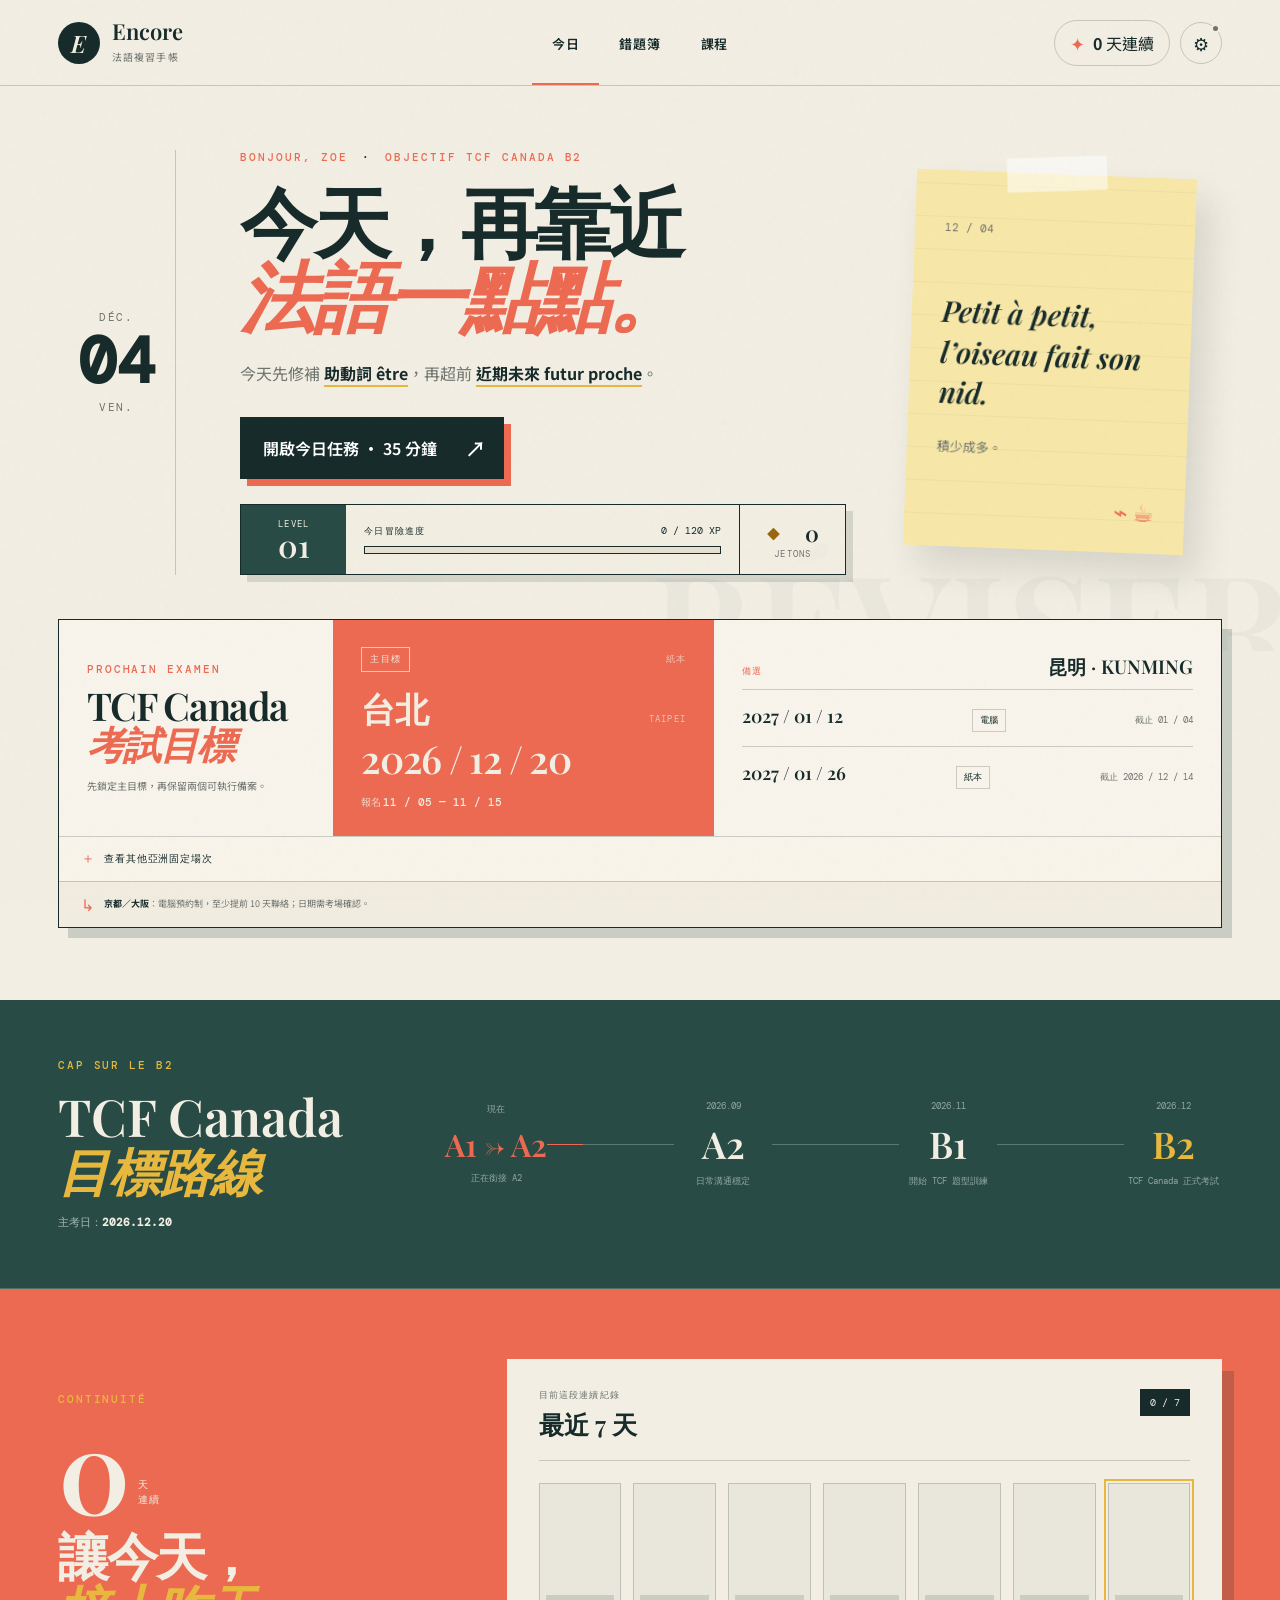
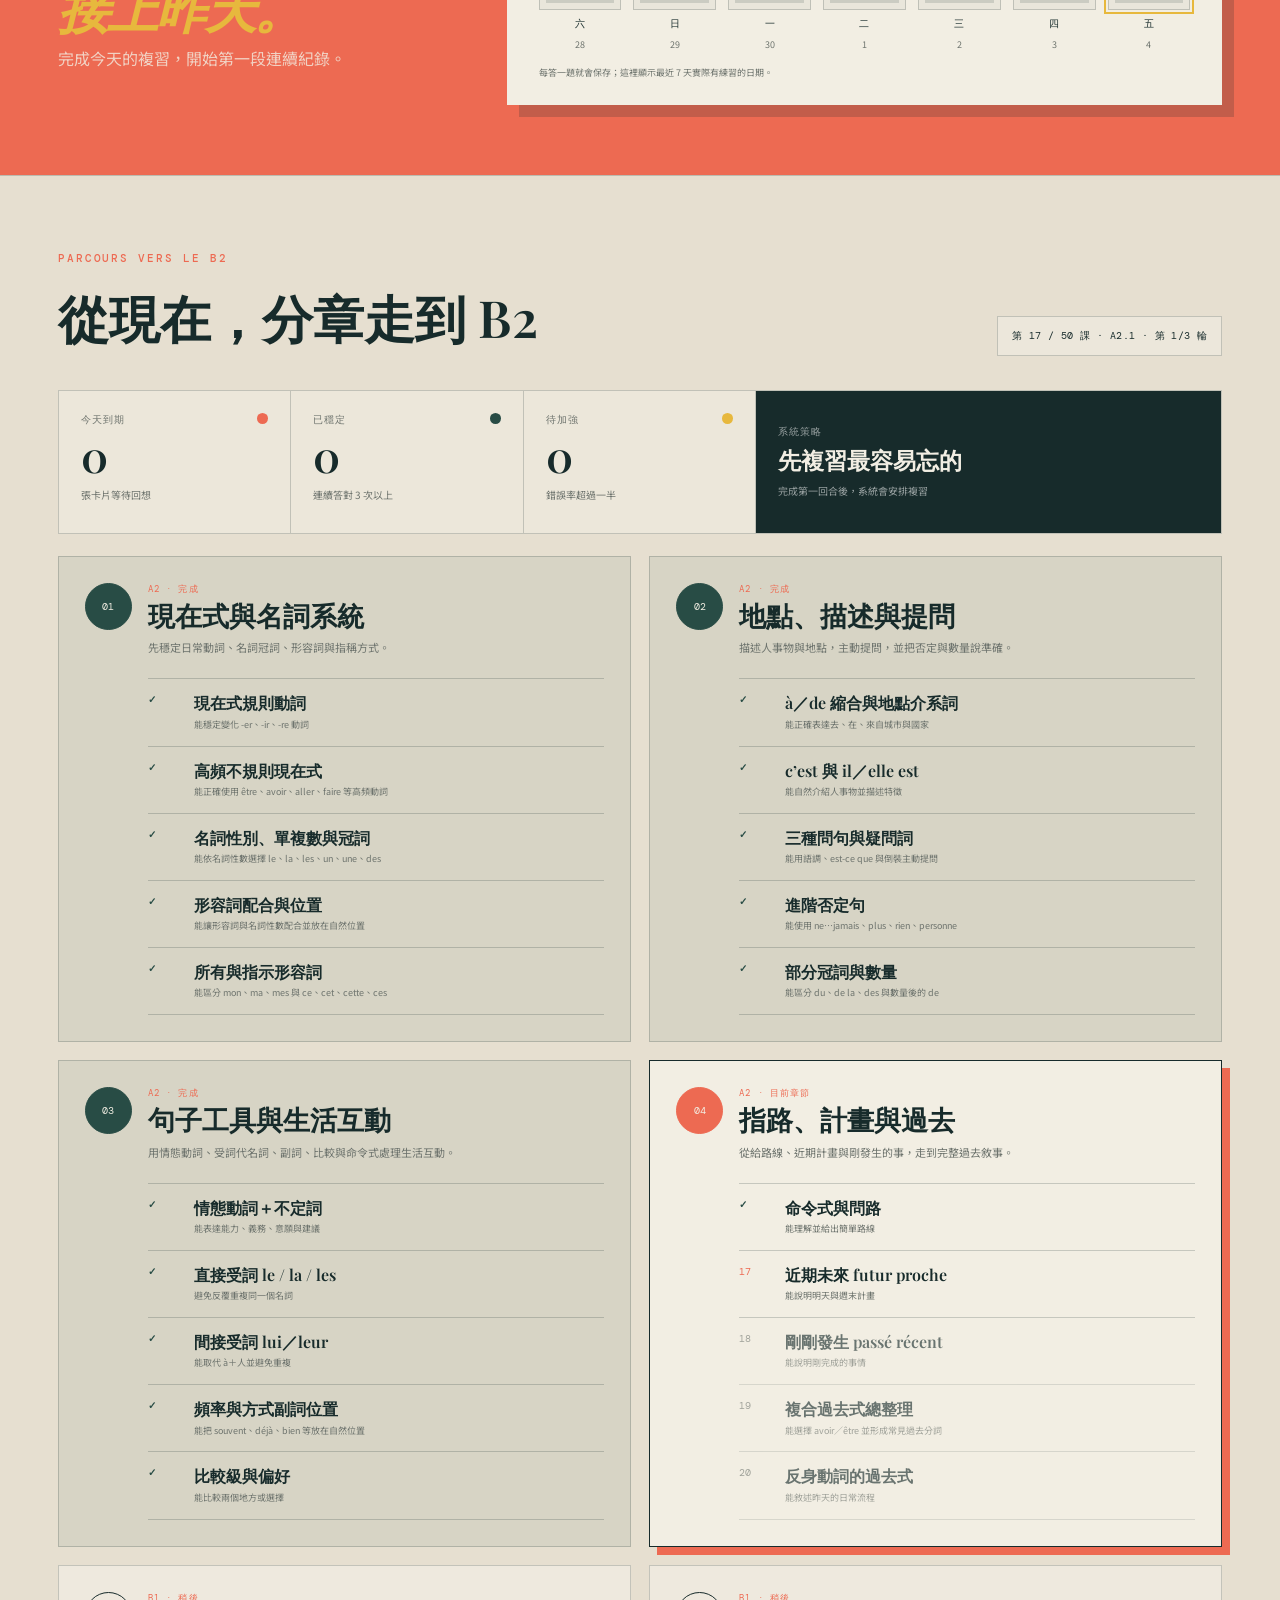
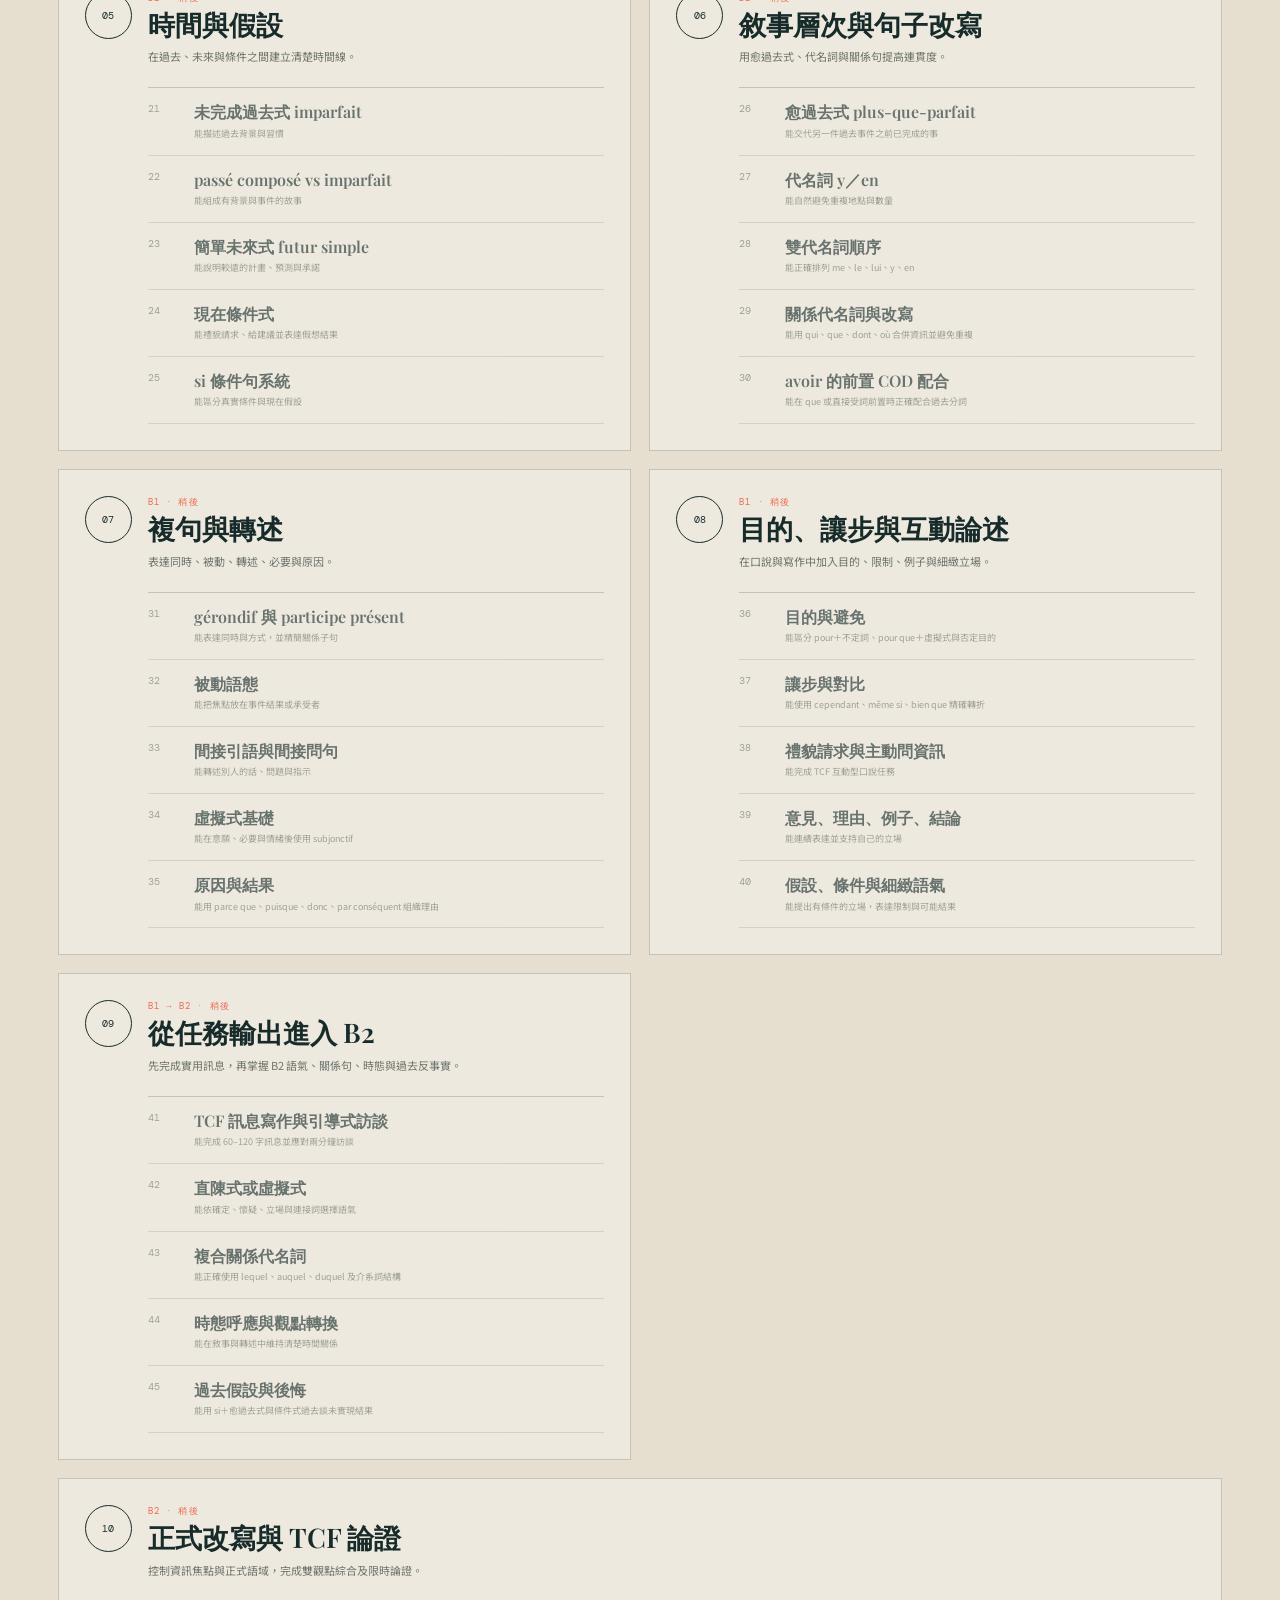
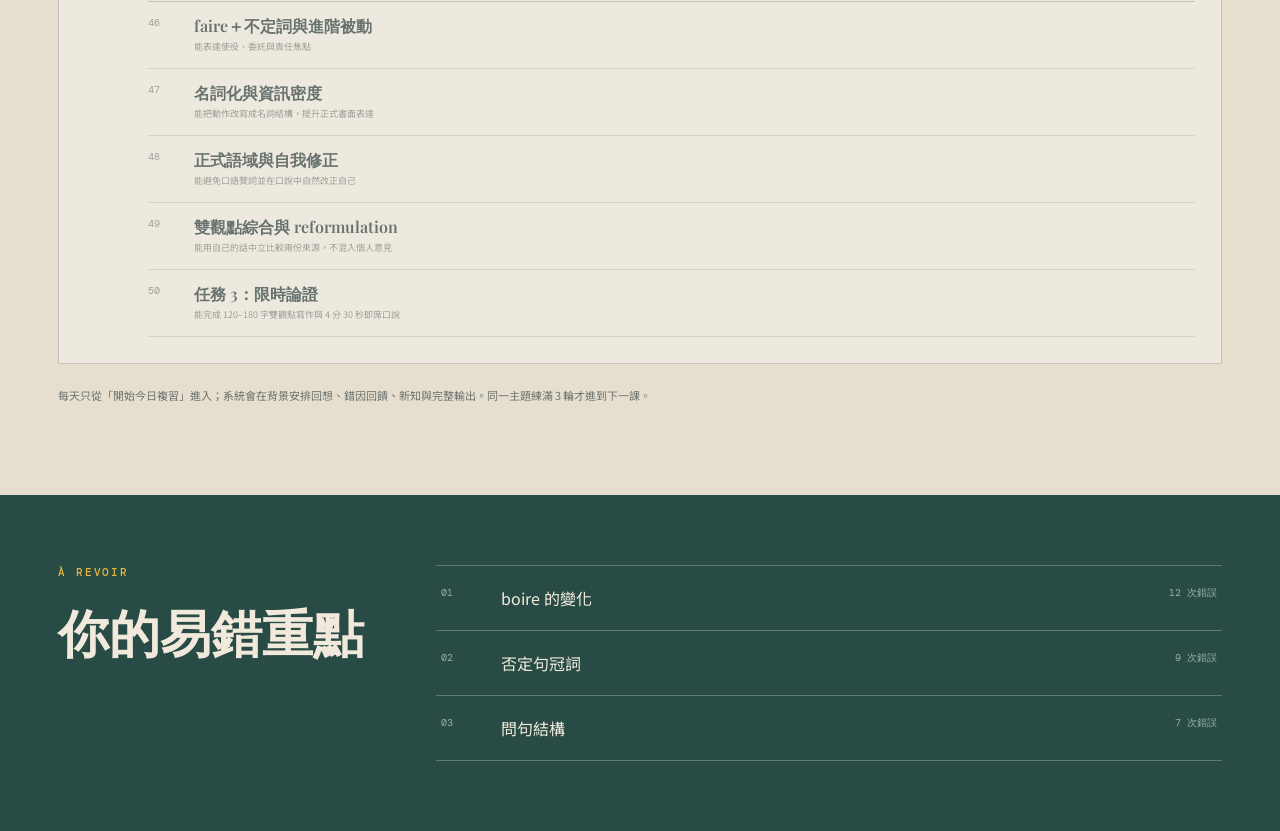
<file: index.html>
<!doctype html>
<html lang="zh-Hant">
  <head>
    <meta charset="UTF-8" />
    <meta name="viewport" content="width=device-width, initial-scale=1.0" />
    <meta name="theme-color" content="#f2eee3" />
    <meta
      name="description"
      content="依照法語課程與錯題安排的每日複習介面"
    />
    <title>Encore — 每日法語複習</title>
    <link rel="preconnect" href="https://fonts.googleapis.com" />
    <link rel="preconnect" href="https://fonts.gstatic.com" crossorigin />
    <link
      href="https://fonts.googleapis.com/css2?family=DM+Mono:wght@400;500&family=Noto+Sans+TC:wght@400;500;600;700&family=Playfair+Display:ital,wght@0,600;1,600&display=swap"
      rel="stylesheet"
    />
    <link rel="stylesheet" href="styles.css?v=20260725a" />
    <script src="app.js?v=20260725a" defer></script>
  </head>
  <body>
    <div class="paper-noise" aria-hidden="true"></div>

    <header class="topbar">
      <a class="brand" href="#" aria-label="Encore 首頁">
        <span class="brand-mark">E</span>
        <span>
          <strong>Encore</strong>
          <small>法語複習手帳</small>
        </span>
      </a>

      <nav class="main-nav" aria-label="主要導覽">
        <button class="nav-link active" data-view="today">今日</button>
        <button class="nav-link" data-view="mistakes">錯題簿</button>
        <button class="nav-link" data-view="classes">課程</button>
      </nav>

      <div class="topbar-actions">
        <button class="streak-pill" id="streakButton" aria-label="連續學習天數">
          <span class="flame">✦</span>
          <span><strong id="streakCount">4</strong> 天連續</span>
        </button>
        <button
          class="settings-button"
          id="settingsButton"
          type="button"
          aria-label="開啟同步設定"
          aria-controls="settingsPanel"
          aria-expanded="false"
        >
          <span aria-hidden="true">⚙</span>
          <i id="settingsSyncDot" data-status="idle" aria-hidden="true"></i>
        </button>
      </div>
    </header>

    <main>
      <section class="view active" id="today-view">
        <div class="hero-grid">
          <div class="date-rail" aria-hidden="true">
            <span id="monthLabel">JUIL.</span>
            <strong id="dayLabel">23</strong>
            <span id="weekdayLabel">JEU.</span>
          </div>

          <div class="hero-copy">
            <p class="eyebrow">BONJOUR, ZOE <span>·</span> OBJECTIF TCF CANADA B2</p>
            <h1>今天，再靠近<br /><em>法語一點點。</em></h1>
            <p class="hero-intro" id="dailyPlanIntro">
              正在依照你的程度、到期錯題與 TCF 目標安排今天的內容。
            </p>
            <button class="primary-button" id="startReview">
              <span id="startReviewLabel">開啟今日任務</span>
              <span class="button-arrow">↗</span>
            </button>

            <div class="player-hud" aria-label="學習角色進度">
              <div class="player-level-chip">
                <span>LEVEL</span>
                <strong id="playerLevel">01</strong>
              </div>
              <div class="player-xp-meter">
                <div>
                  <span>今日冒險進度</span>
                  <strong id="playerXp">0 / 120 XP</strong>
                </div>
                <div class="player-xp-track" aria-hidden="true">
                  <i id="playerXpBar"></i>
                </div>
              </div>
              <div class="player-coin-chip">
                <span aria-hidden="true">◆</span>
                <strong id="playerCoins">0</strong>
                <small>JETONS</small>
              </div>
            </div>
          </div>

          <aside class="today-note">
            <div class="tape"></div>
            <span class="note-number" id="todayNoteDate">07 / 24</span>
            <p class="handwriting">Petit à petit,<br />l’oiseau fait son nid.</p>
            <span class="translation">積少成多。</span>
            <div class="tiny-sketch" aria-hidden="true">⌁ ☕︎</div>
          </aside>
        </div>

        <section class="exam-target" aria-labelledby="examTargetTitle">
          <header class="exam-target-heading">
            <p class="eyebrow">PROCHAIN EXAMEN</p>
            <h2 id="examTargetTitle">TCF Canada<br /><em>考試目標</em></h2>
            <p>先鎖定主目標，再保留兩個可執行備案。</p>
          </header>

          <article class="exam-target-primary">
            <div class="exam-target-label">
              <span>主目標</span>
              <small>紙本</small>
            </div>
            <div class="exam-target-place">
              <h3>台北</h3>
              <span>TAIPEI</span>
            </div>
            <time datetime="2026-12-20">2026 / 12 / 20</time>
            <p>報名 <strong>11 / 05 — 11 / 15</strong></p>
          </article>

          <div class="exam-target-backups">
            <div class="exam-target-backup-heading">
              <span>備選</span>
              <strong>昆明 · KUNMING</strong>
            </div>
            <div class="exam-target-backup-row">
              <time datetime="2027-01-12">2027 / 01 / 12</time>
              <span>電腦</span>
              <small>截止 01 / 04</small>
            </div>
            <div class="exam-target-backup-row">
              <time datetime="2027-01-26">2027 / 01 / 26</time>
              <span>紙本</span>
              <small>截止 2026 / 12 / 14</small>
            </div>
          </div>

          <details class="exam-other-dates">
            <summary>查看其他亞洲固定場次</summary>
            <div class="exam-other-dates-grid">
              <div>
                <strong>印尼</strong>
                <time datetime="2026-12-01">2026 / 12 / 01</time>
              </div>
              <div>
                <strong>北京</strong>
                <time datetime="2026-12-02">12 / 02–03</time>
                <time datetime="2027-01-13">2027 / 01 / 13–14</time>
              </div>
              <div>
                <strong>上海</strong>
                <time datetime="2026-12-03">12 / 03</time>
                <time datetime="2026-12-17">12 / 17</time>
                <time datetime="2027-01-14">2027 / 01 / 14</time>
              </div>
              <div>
                <strong>成都</strong>
                <time datetime="2026-12-10">12 / 10</time>
                <time datetime="2026-12-17">12 / 17</time>
              </div>
            </div>
            <p>香港、馬來西亞、新加坡：目前無該期間公告。</p>
          </details>

          <footer class="exam-target-note">
            <span aria-hidden="true">↳</span>
            <p><strong>京都／大阪</strong>：電腦預約制，至少提前 10 天聯絡；日期需考場確認。</p>
          </footer>
        </section>

        <section class="goal-strip" aria-labelledby="goal-title">
          <div class="goal-copy">
            <p class="eyebrow light">CAP SUR LE B2</p>
            <h2 id="goal-title">TCF Canada<br /><em>目標路線</em></h2>
            <p>主考日：<strong>2026.12.20</strong></p>
          </div>
          <div class="level-route" aria-label="TCF Canada B2 學習路線">
            <div class="level-node current">
              <span>現在</span>
              <strong>A1 → A2</strong>
              <small>正在銜接 A2</small>
            </div>
            <div class="route-line"><span></span></div>
            <div class="level-node">
              <span>2026.09</span>
              <strong>A2</strong>
              <small>日常溝通穩定</small>
            </div>
            <div class="route-line"></div>
            <div class="level-node">
              <span>2026.11</span>
              <strong>B1</strong>
              <small>開始 TCF 題型訓練</small>
            </div>
            <div class="route-line"></div>
            <div class="level-node target">
              <span>2026.12</span>
              <strong>B2</strong>
              <small>TCF Canada 正式考試</small>
            </div>
          </div>
        </section>

        <section class="streak-section" id="streakSection" aria-labelledby="streak-title">
          <div class="streak-copy">
            <p class="eyebrow light">CONTINUITÉ</p>
            <div class="streak-total">
              <strong id="streakHeroCount">0</strong>
              <span>天<br />連續</span>
            </div>
            <h2 id="streak-title">讓今天，<em>接上昨天。</em></h2>
            <p id="streakMessage">完成今天的複習，開始第一段連續紀錄。</p>
          </div>
          <div class="streak-chart-panel">
            <div class="streak-chart-heading">
              <div>
                <span>目前這段連續紀錄</span>
                <strong>最近 7 天</strong>
              </div>
              <small id="streakWeekScore">0 / 7</small>
            </div>
            <div class="streak-chart" id="streakChart" aria-label="最近七天的目前連續紀錄"></div>
            <p>每答一題就會保存；這裡顯示最近 7 天實際有練習的日期。</p>
          </div>
        </section>

        <section class="daily-plan curriculum-roadmap" aria-labelledby="daily-title">
          <div class="section-heading">
            <div>
              <p class="eyebrow">PARCOURS VERS LE B2</p>
              <h2 id="daily-title">從現在，分章走到 B2</h2>
            </div>
            <p class="curriculum-progress-text" id="curriculumProgressText">正在讀取目前章節…</p>
          </div>

          <div class="memory-board" aria-label="複習記憶狀態">
            <div>
              <span class="metric-mark due-mark"></span>
              <p>今天到期</p>
              <strong id="dueCount">0</strong>
              <small>張卡片等待回想</small>
            </div>
            <div>
              <span class="metric-mark mastered-mark"></span>
              <p>已穩定</p>
              <strong id="masteredCount">0</strong>
              <small>連續答對 3 次以上</small>
            </div>
            <div>
              <span class="metric-mark weak-mark"></span>
              <p>待加強</p>
              <strong id="weakCount">0</strong>
              <small>錯誤率超過一半</small>
            </div>
            <div class="next-review">
              <p>系統策略</p>
              <strong>先複習最容易忘的</strong>
              <small id="nextReviewText">依你的作答紀錄自動排序</small>
            </div>
          </div>

          <div class="curriculum-chapter-list" id="curriculumChapterList"></div>

          <p class="method-note">
            每天只從「開始今日複習」進入；系統會在背景安排回想、錯因回饋、新知與完整輸出。同一主題練滿 3 輪才進到下一課。
          </p>
        </section>

        <section class="weakness-strip">
          <div>
            <p class="eyebrow light">À REVOIR</p>
            <h2>你的易錯重點</h2>
          </div>
          <div class="weakness-list">
            <div class="weakness-chip">
              <span>01</span> boire 的變化 <b>12 次錯誤</b>
            </div>
            <div class="weakness-chip">
              <span>02</span> 否定句冠詞 <b>9 次錯誤</b>
            </div>
            <div class="weakness-chip">
              <span>03</span> 問句結構 <b>7 次錯誤</b>
            </div>
          </div>
        </section>

      </section>

      <section
        class="view mission-command-center"
        id="mission-view"
        aria-label="今日任務控制台"
      >
        <div class="mission-shell">
          <header class="mission-header">
            <div>
              <p class="eyebrow light">MISSION DU JOUR · TCF B2</p>
              <h1>今天的法語，<br /><em>一關一關拿下。</em></h1>
            </div>
            <button class="ghost-button" id="exitMission" type="button">回到首頁 ×</button>
          </header>

          <div class="mission-briefing">
            <article class="mission-core-card">
              <div class="mission-card-index">00</div>
              <div>
                <span class="mission-card-kicker">CORE ROUTE · 35 MIN</span>
                <h2>主線複習</h2>
                <p id="missionCoreDescription">
                  到期回想、弱點修補、新章節與 TCF 完整輸出，完成後才推進 B2 路線。
                </p>
              </div>
              <div class="mission-core-progress">
                <strong id="missionCoreProgress">0 / 4</strong>
                <span>今日主線</span>
              </div>
              <button class="mission-primary-action" id="missionCoreStart" type="button">
                <span id="missionCoreLabel">開始主線</span>
                <b aria-hidden="true">↗</b>
              </button>
            </article>

            <aside class="mission-reward-card" aria-label="今日遊戲獎勵">
              <span>DAILY PASSPORT</span>
              <strong id="dailyGameProgress">0 / 4</strong>
              <p>完成四種訓練，取得今日四枚護照章。</p>
              <div class="passport-stamps" id="passportStamps" aria-label="今日遊戲完成狀態"></div>
            </aside>
          </div>

          <div class="mission-game-grid" aria-label="今日小遊戲">
            <article class="mission-game-card matching-card" data-game-card="matching">
              <span class="mission-game-number">01</span>
              <div class="mission-game-symbol" aria-hidden="true">A ↔ B</div>
              <p>RECALL · 4 PAIRS</p>
              <h2>連連看</h2>
              <span>把法文和中文配成四組，內容來自今天到期與弱點題。</span>
              <button id="matchingGameStart" type="button">開始配對 <b>↗</b></button>
            </article>

            <article class="mission-game-card puzzle-card" data-game-card="sentence-puzzle">
              <span class="mission-game-number">02</span>
              <div class="mission-game-symbol" aria-hidden="true">MOTS</div>
              <p>SYNTAXE · ORDER</p>
              <h2>句子拼圖</h2>
              <span>把詞塊排回正確順序，建立法語語序的肌肉記憶。</span>
              <button id="sentencePuzzleStart" type="button">開始拼句 <b>↗</b></button>
            </article>

            <article class="mission-game-card listening-card" data-game-card="listening-choice">
              <span class="mission-game-number">03</span>
              <div class="mission-game-symbol" aria-hidden="true">)))</div>
              <p>ÉCOUTE · 3 CHOIX</p>
              <h2>聽音選句</h2>
              <span>只聽法文，從三個意思中找出唯一正確答案，可不限次重播。</span>
              <button id="listeningGameStart" type="button">開始聽力 <b>↗</b></button>
            </article>

            <article class="mission-game-card hunter-card" data-game-card="error-hunter">
              <span class="mission-game-number">04</span>
              <div class="mission-game-symbol" aria-hidden="true">ŒIL</div>
              <p>GRAMMAIRE · ONE ERROR</p>
              <h2>錯誤獵人</h2>
              <span>每句只有一個人工校對過的錯誤，點出它並看正確形式。</span>
              <button id="errorHunterStart" type="button">開始找錯 <b>↗</b></button>
            </article>
          </div>

          <article class="boss-checkpoint" id="bossCheckpoint">
            <div class="boss-scanline" aria-hidden="true"></div>
            <div>
              <span class="boss-label">BOSS CHECKPOINT</span>
              <strong id="bossCountdown">再完成 5 課解鎖</strong>
            </div>
            <p id="bossDescription">每五課一次綜合挑戰；失敗不倒退，只重練弱點。</p>
            <button id="bossChallengeStart" type="button" disabled>
              進入 BOSS <span aria-hidden="true">⚔</span>
            </button>
          </article>

          <section class="mini-game-stage" id="miniGameStage" hidden tabindex="-1">
            <header class="mini-game-header">
              <div>
                <p id="miniGameKicker">MISSION 01 · RECALL</p>
                <h2 id="miniGameTitle">連連看</h2>
              </div>
              <div class="mini-game-score">
                <span>SCORE</span>
                <strong id="miniGameScore">100</strong>
              </div>
            </header>
            <p class="mini-game-instructions" id="miniGameInstructions">
              先選一張題目，再選它對應的答案。
            </p>
            <div class="mini-game-board" id="miniGameBoard"></div>
            <div class="mini-game-toolbar">
              <button id="miniGameAudio" type="button" hidden>♪ 重播法文</button>
              <button id="miniGameReset" type="button">重新開始</button>
              <button id="miniGameClose" type="button">收起遊戲</button>
            </div>
            <p id="miniGameStatus" role="status" aria-live="polite">
              選一個遊戲開始今天的額外訓練。
            </p>
            <div class="reward-burst" id="rewardBurst" hidden aria-hidden="true">
              <span>MISSION CLEAR</span>
              <strong id="rewardBurstValue">+24 XP</strong>
            </div>
          </section>
        </div>
      </section>

      <section class="view review-layout" id="review-view">
        <div class="review-header">
          <div>
            <p class="eyebrow" id="reviewEyebrow">RÉVISION ACTIVE</p>
            <h1 id="reviewHeading">先想，再揭曉。</h1>
          </div>
          <button class="ghost-button" id="exitReview">結束複習 ×</button>
        </div>

        <div class="review-workspace">
          <aside class="session-rail">
            <span class="session-label" id="sessionLabel">本回合</span>
            <strong><span id="questionNumber">1</span><small>/ <span id="sessionTotal">5</span></small></strong>
            <div class="session-dots" id="sessionDots"></div>
            <p>不急著答。先大聲說出完整句，再查看答案。</p>
          </aside>

          <article class="flashcard" id="flashcard">
            <div class="flashcard-meta">
              <span id="questionCategory">GRAMMAIRE</span>
              <button id="speakPrompt" aria-label="朗讀題目">♪ 聽題目</button>
            </div>
            <p class="prompt-label" id="promptLabel">請翻譯成法文</p>
            <h2 id="questionText">我早餐吃麵包。</h2>

            <div class="response-box" id="responseBox">
              <label for="typedAnswer">你的法文答案</label>
              <textarea
                id="typedAnswer"
                rows="2"
                autocomplete="off"
                autocapitalize="sentences"
                spellcheck="false"
                placeholder="先在這裡寫下完整答案…"
              ></textarea>
            <div class="response-actions">
              <span id="inputHint">輸入後才能核對答案</span>
              <div class="response-actions-row">
                <button id="checkAnswer" disabled>核對答案 ↗</button>
                <button id="aiReviewButton" class="ghost-compact" type="button" disabled>AI 判別錯誤（OpenRouter）</button>
              </div>
            </div>
            </div>

            <div class="answer-area" id="answerArea">
              <div class="answer-result">
                <span id="resultLabel">正確答案</span>
                <strong id="matchScore">—</strong>
              </div>
              <div class="answer-copy">
                <strong id="answerText">Je mange du pain au petit déjeuner.</strong>
                <button
                  id="speakAnswer"
                  class="answer-audio-button"
                  type="button"
                  aria-label="播放法文標準答案"
                  disabled
                >
                  ♪ 聽標準答案
                </button>
              </div>
              <p id="answerNote">食物前用 du；三餐前使用 au。</p>
              <p class="user-answer-line">你的答案：<span id="userAnswerText"></span></p>
            </div>

            <p id="aiReviewOutput" class="ai-review-output" role="status" aria-live="polite">
              可在本題核對後，點擊「AI 判別錯誤」取得語法建議。
            </p>

            <div class="grading" id="grading">
              <p>這張卡片何時再出現？</p>
              <div>
                <button data-grade="again"><span>再練一次</span><small>10 分鐘</small></button>
                <button data-grade="hard"><span>有點難</span><small>明天</small></button>
                <button data-grade="good"><span>記住了</span><small id="goodInterval">3 天</small></button>
              </div>
            </div>
          </article>
        </div>
      </section>

      <section class="view content-view" id="mistakes-view">
        <div class="content-hero">
          <p class="eyebrow">CARNET D’ERREURS</p>
          <h1>錯過的字，<em>最值得再見一次。</em></h1>
          <p>整理自你的課堂回答與 PPT 對照筆記。</p>
        </div>
        <div class="error-dashboard" id="errorDashboard"></div>
        <div class="mistake-list" id="mistakeList"></div>
      </section>

      <section class="view content-view" id="classes-view">
        <div class="content-hero class-hero">
          <div>
            <p class="eyebrow">MON PARCOURS</p>
            <h1>從第一堂課，<em>一路走到今天。</em></h1>
            <p>這裡保留課程紀錄；題目會由「今日複習」依弱點與進度自動安排。</p>
          </div>
          <aside class="class-count-card" aria-label="已記錄課程數">
            <strong id="classCount">0</strong>
            <span>堂課<br />已記錄</span>
          </aside>
        </div>
        <div class="class-timeline" id="classTimeline"></div>
      </section>
    </main>

    <div class="settings-shell" id="settingsShell" hidden>
      <button class="settings-scrim" id="settingsScrim" type="button" tabindex="-1" aria-label="點擊背景關閉設定"></button>
      <aside class="settings-panel" id="settingsPanel" role="dialog" aria-modal="true" aria-labelledby="settingsTitle">
        <header class="settings-panel-header">
          <div>
            <p>PARAMÈTRES</p>
            <h2 id="settingsTitle">設定與資料</h2>
          </div>
          <button class="settings-close" id="settingsClose" type="button" aria-label="關閉設定">×</button>
        </header>

        <div class="settings-panel-body">
          <div class="settings-intro">
            <p>AI 金鑰、備份與跨裝置同步都集中在這裡。</p>
          </div>

          <section class="settings-card openrouter-block" aria-labelledby="openRouterTitle">
            <div class="settings-card-heading">
              <span class="settings-block-number">01</span>
              <div>
                <span class="settings-card-kicker">AI REVIEW</span>
                <p id="openRouterTitle">OpenRouter 金鑰</p>
                <small>使用官方免費模型路由</small>
              </div>
            </div>
            <label for="openRouterApiKey">API Key</label>
            <div class="openrouter-row">
              <input id="openRouterApiKey" type="password" placeholder="sk-or-v1-..." autocomplete="off" spellcheck="false" />
              <button id="saveOpenRouterKey">本分頁使用</button>
              <button id="clearOpenRouterKey" class="ghost-compact">清除</button>
            </div>
            <p class="security-note">
              靜態網頁無法完全隱藏金鑰。這裡只存到本分頁的 sessionStorage；關閉分頁即清除，也不會寫入 Git、進度備份或雲端。
              AI 判別會把本題、參考答案與你的作答傳給 OpenRouter 及其模型供應商，請勿輸入個人資料。
            </p>
            <p id="openRouterKeyStatus" role="status" aria-live="polite">尚未設定。本功能在 20 秒逾時後會自動重試一次。</p>
          </section>

          <section class="settings-card backup-block" aria-labelledby="backupTitle">
            <div class="settings-card-heading">
              <span class="settings-block-number">02</span>
              <div>
                <span class="settings-card-kicker">LOCAL BACKUP</span>
                <p id="backupTitle">進度本機備份</p>
                <small>手動下載或跨設備還原</small>
              </div>
            </div>
            <div class="backup-action-grid">
              <div>
                <span>下載</span>
                <button id="exportProgressJson" class="ghost-compact">進度備份（JSON）</button>
                <button id="exportProgressMarkdown" class="ghost-compact">Obsidian 筆記（.md）</button>
              </div>
              <div>
                <span>複製</span>
                <button id="copyProgressJson">進度 JSON</button>
                <button id="copyProgressMarkdown" class="ghost-compact">Obsidian 版面</button>
              </div>
              <div>
                <span>還原</span>
                <button id="importProgressBtn">選擇備份檔</button>
                <button id="pasteProgressBtn" class="ghost-compact">貼上備份</button>
              </div>
            </div>
            <p id="progressBackupStatus" role="status" aria-live="polite">每次完成題目都會存到本機；另外也可用複製/貼上跨設備同步。</p>
            <input id="progressBackupFile" type="file" accept=".json,application/json" />
          </section>

          <section class="settings-card github-sync-block" aria-labelledby="githubSyncTitle">
            <div class="settings-card-heading">
              <span class="settings-block-number">03</span>
              <div>
                <span class="settings-card-kicker">PRIVATE CLOUD</span>
                <p id="githubSyncTitle">GitHub 私有雲端同步</p>
                <small>進度只存到獨立 private repo；Token 不會寫進程式、Git 或備份檔。</small>
              </div>
            </div>
            <a class="settings-token-link" href="https://github.com/settings/personal-access-tokens/new" target="_blank" rel="noopener noreferrer">建立限權 Token ↗</a>
            <div class="github-sync-grid">
              <label>帳號<input id="githubOwner" autocomplete="username" /></label>
              <label>私有 repo<input id="githubRepo" autocomplete="off" spellcheck="false" /></label>
              <label>分支<input id="githubBranch" autocomplete="off" spellcheck="false" /></label>
              <label>檔案路徑<input id="githubProgressPath" autocomplete="off" spellcheck="false" /></label>
            </div>
            <label class="github-token-label" for="githubToken">Fine-grained Token（只需該 repo 的 Contents：Read and write）</label>
            <div class="github-token-row">
              <input id="githubToken" type="password" placeholder="github_pat_..." autocomplete="off" spellcheck="false" />
              <button id="connectGithubSync">連線並同步</button>
            </div>
            <div class="github-action-grid">
              <button id="syncGithubNow" class="ghost-compact">立即同步</button>
              <button id="loadGithubProgress" class="ghost-compact">載入雲端進度</button>
              <button id="disconnectGithubSync" class="ghost-compact">登出並清除 Token</button>
            </div>
            <p id="githubSyncStatus" data-status="idle" role="status" aria-live="polite">尚未連線。Token 只保留到關閉這個分頁。</p>
          </section>
        </div>
      </aside>
    </div>

    <div class="toast" id="toast" role="status" aria-live="polite"></div>
  </body>
</html>
</file>
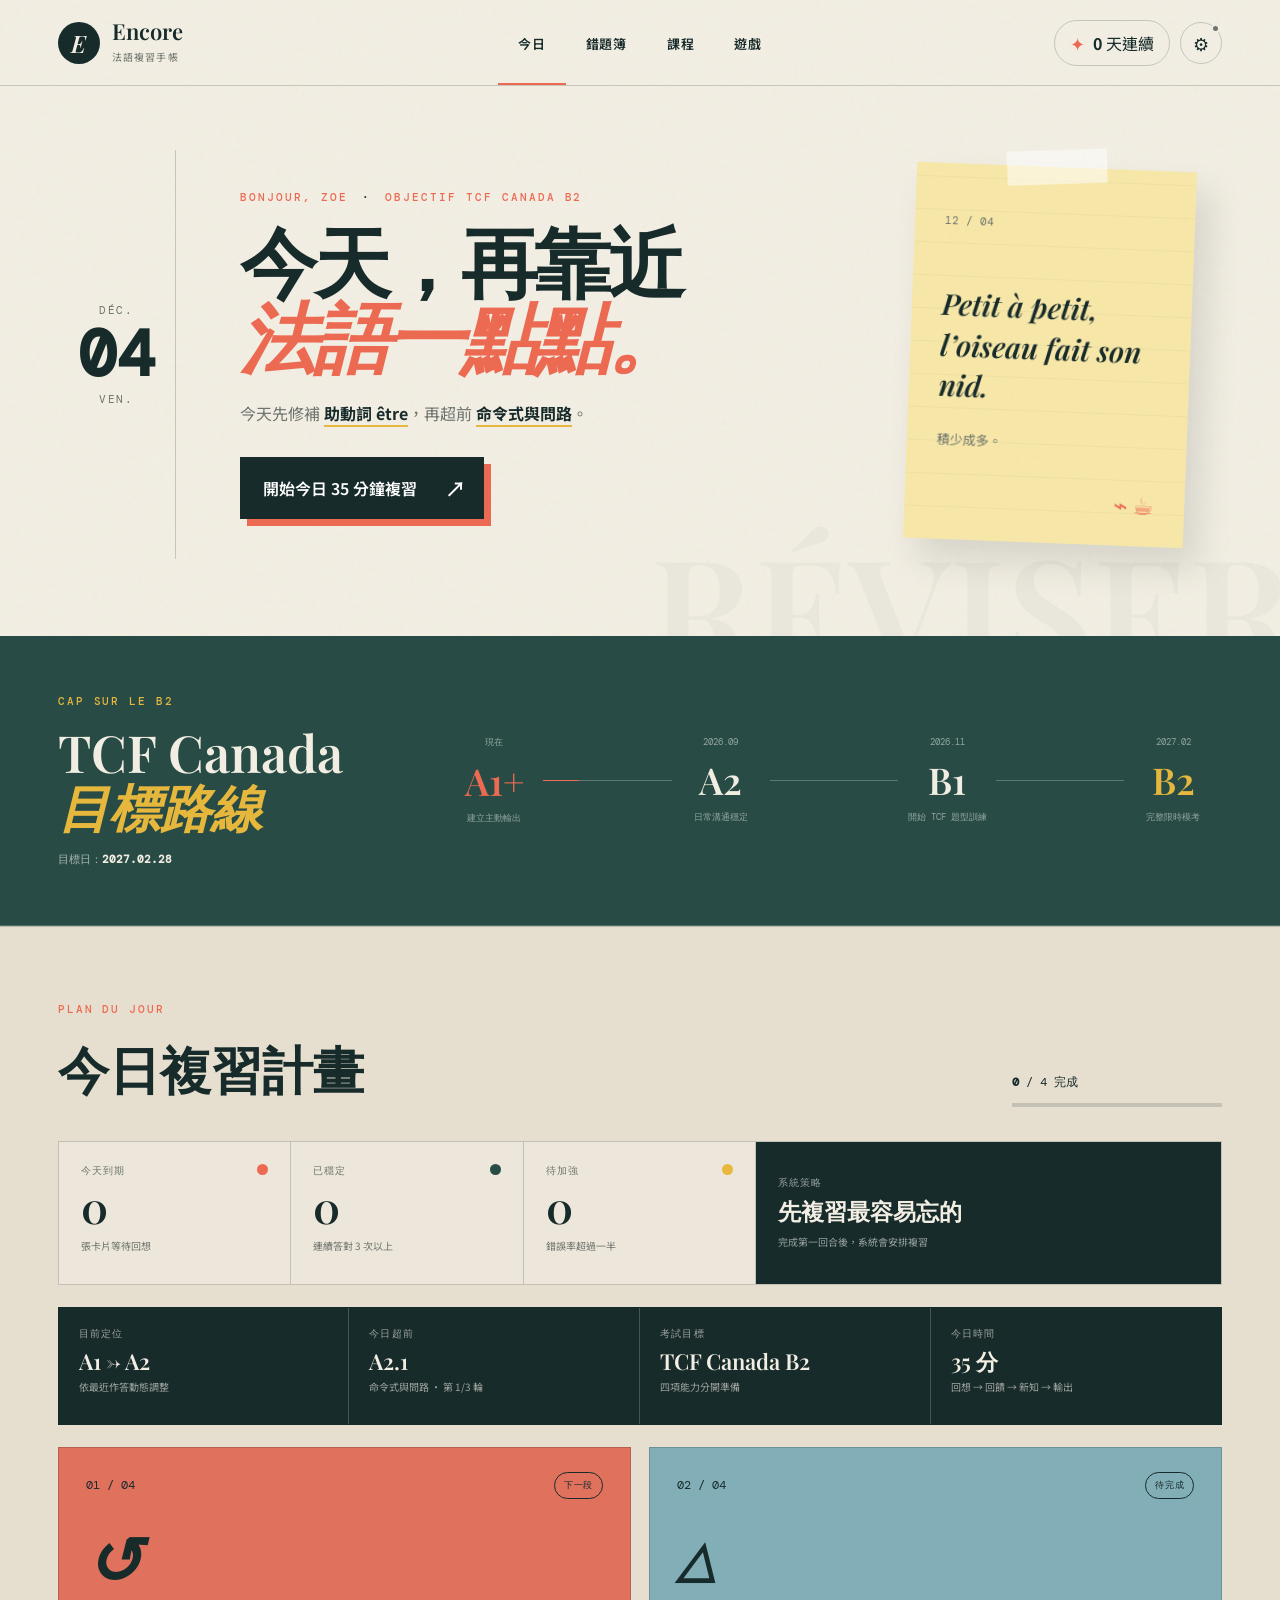
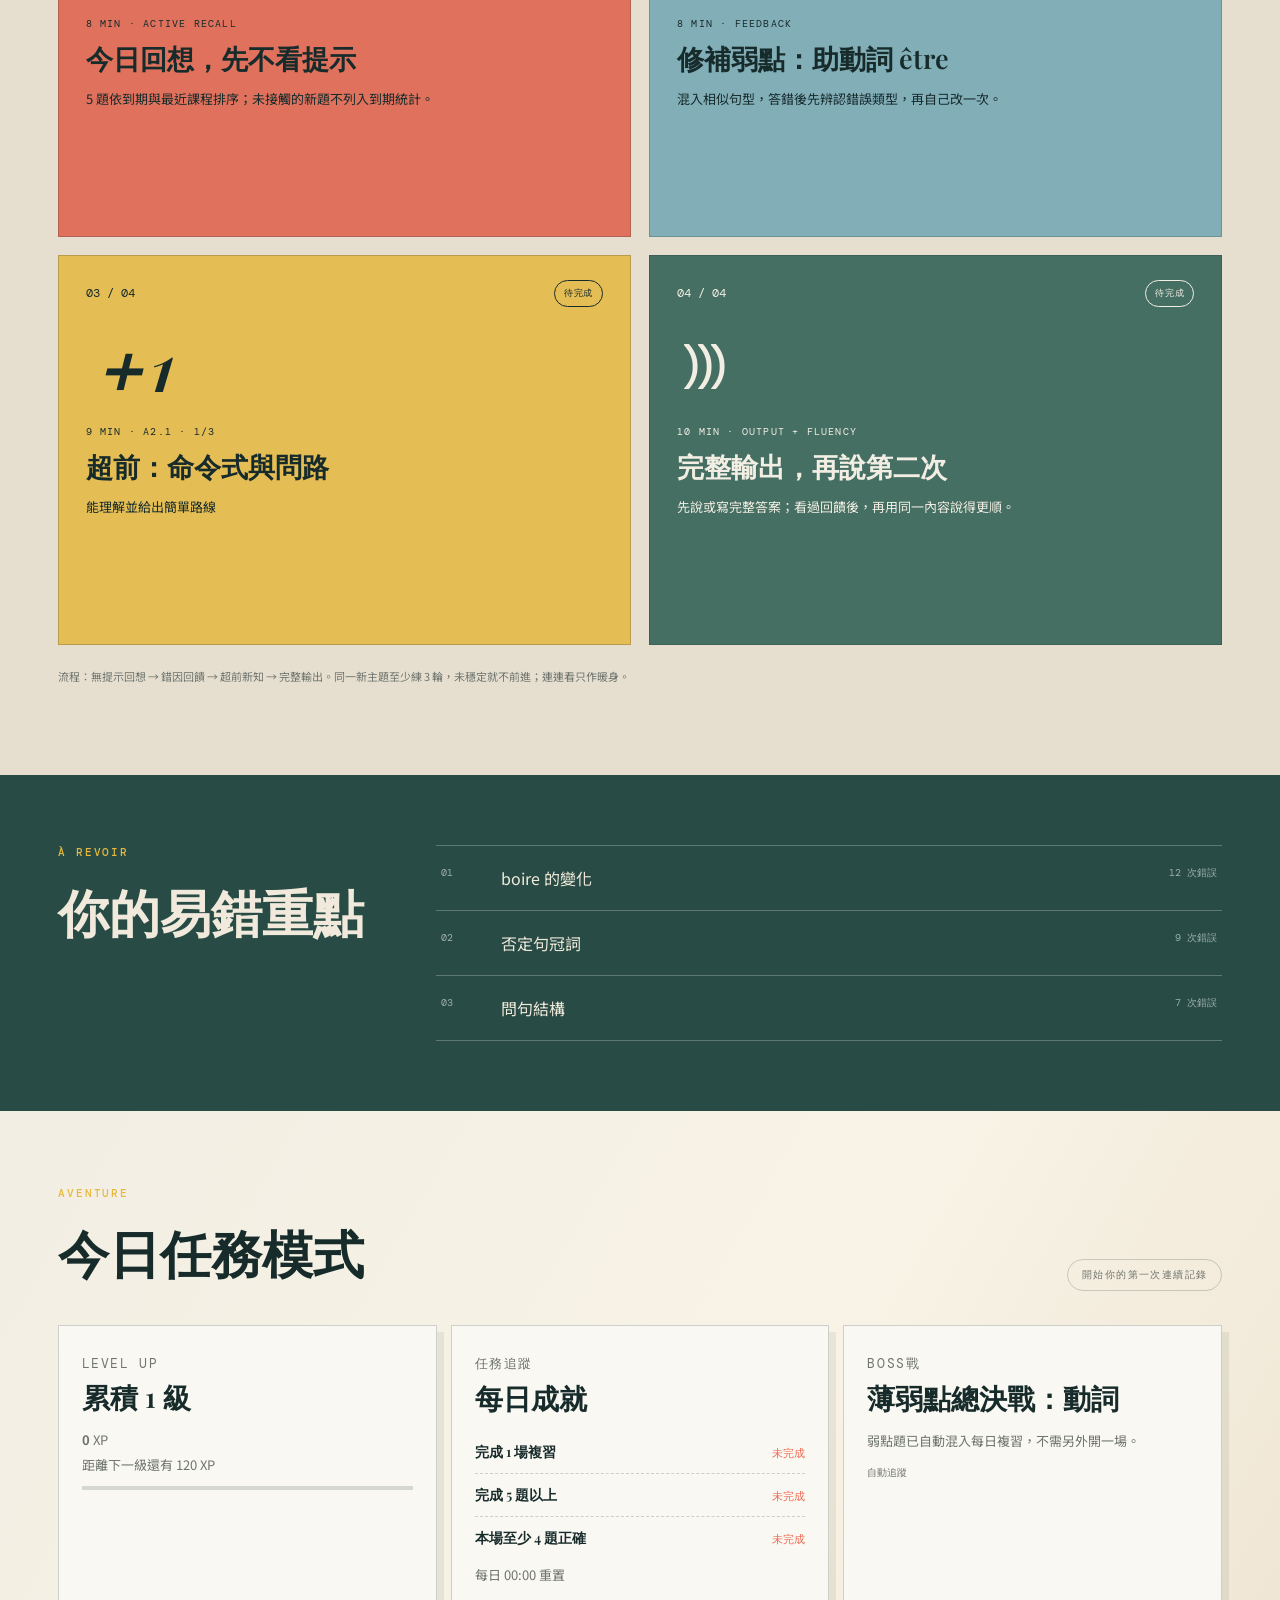
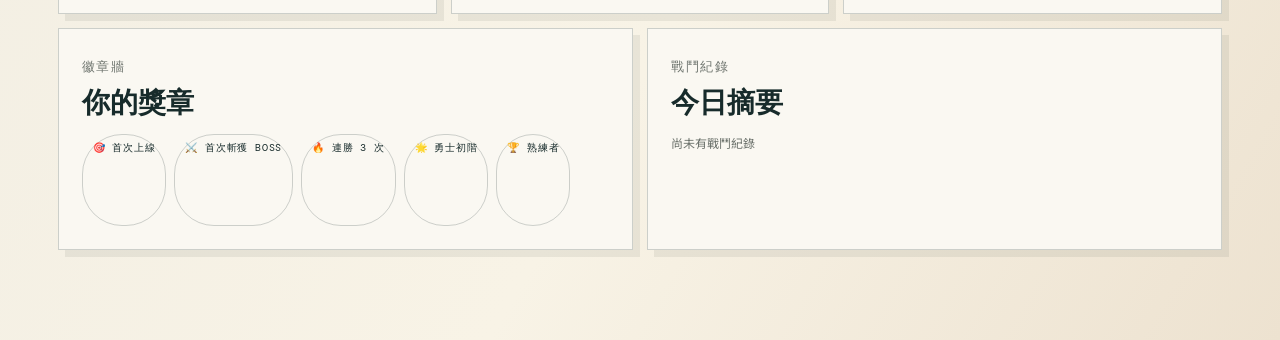
<file: docs/index.html>
<!doctype html>
<html lang="zh-Hant">
  <head>
    <meta charset="UTF-8" />
    <meta name="viewport" content="width=device-width, initial-scale=1.0" />
    <meta name="theme-color" content="#f2eee3" />
    <meta
      name="description"
      content="依照法語課程與錯題安排的每日複習介面"
    />
    <title>Encore — 每日法語複習</title>
    <link rel="preconnect" href="https://fonts.googleapis.com" />
    <link rel="preconnect" href="https://fonts.gstatic.com" crossorigin />
    <link
      href="https://fonts.googleapis.com/css2?family=DM+Mono:wght@400;500&family=Noto+Sans+TC:wght@400;500;600;700&family=Playfair+Display:ital,wght@0,600;1,600&display=swap"
      rel="stylesheet"
    />
    <link rel="stylesheet" href="styles.css?v=20260724c" />
    <script src="app.js?v=20260724c" defer></script>
  </head>
  <body>
    <div class="paper-noise" aria-hidden="true"></div>

    <header class="topbar">
      <a class="brand" href="#" aria-label="Encore 首頁">
        <span class="brand-mark">E</span>
        <span>
          <strong>Encore</strong>
          <small>法語複習手帳</small>
        </span>
      </a>

      <nav class="main-nav" aria-label="主要導覽">
        <button class="nav-link active" data-view="today">今日</button>
        <button class="nav-link" data-view="mistakes">錯題簿</button>
        <button class="nav-link" data-view="classes">課程</button>
        <button class="nav-link" data-view="game">遊戲</button>
      </nav>

      <div class="topbar-actions">
        <button class="streak-pill" id="streakButton" aria-label="連續學習天數">
          <span class="flame">✦</span>
          <span><strong id="streakCount">4</strong> 天連續</span>
        </button>
        <button
          class="settings-button"
          id="settingsButton"
          type="button"
          aria-label="開啟同步設定"
          aria-controls="settingsPanel"
          aria-expanded="false"
        >
          <span aria-hidden="true">⚙</span>
          <i id="settingsSyncDot" data-status="idle" aria-hidden="true"></i>
        </button>
      </div>
    </header>

    <main>
      <section class="view active" id="today-view">
        <div class="hero-grid">
          <div class="date-rail" aria-hidden="true">
            <span id="monthLabel">JUIL.</span>
            <strong id="dayLabel">23</strong>
            <span id="weekdayLabel">JEU.</span>
          </div>

          <div class="hero-copy">
            <p class="eyebrow">BONJOUR, ZOE <span>·</span> OBJECTIF TCF CANADA B2</p>
            <h1>今天，再靠近<br /><em>法語一點點。</em></h1>
            <p class="hero-intro" id="dailyPlanIntro">
              正在依照你的程度、到期錯題與 TCF 目標安排今天的內容。
            </p>
            <button class="primary-button" id="startReview">
              <span id="startReviewLabel">開始今日 35 分鐘複習</span>
              <span class="button-arrow">↗</span>
            </button>
          </div>

          <aside class="today-note">
            <div class="tape"></div>
            <span class="note-number" id="todayNoteDate">07 / 24</span>
            <p class="handwriting">Petit à petit,<br />l’oiseau fait son nid.</p>
            <span class="translation">積少成多。</span>
            <div class="tiny-sketch" aria-hidden="true">⌁ ☕︎</div>
          </aside>
        </div>

        <section class="goal-strip" aria-labelledby="goal-title">
          <div class="goal-copy">
            <p class="eyebrow light">CAP SUR LE B2</p>
            <h2 id="goal-title">TCF Canada<br /><em>目標路線</em></h2>
            <p>目標日：<strong>2027.02.28</strong></p>
          </div>
          <div class="level-route" aria-label="TCF Canada B2 學習路線">
            <div class="level-node current">
              <span>現在</span>
              <strong>A1+</strong>
              <small>建立主動輸出</small>
            </div>
            <div class="route-line"><span></span></div>
            <div class="level-node">
              <span>2026.09</span>
              <strong>A2</strong>
              <small>日常溝通穩定</small>
            </div>
            <div class="route-line"></div>
            <div class="level-node">
              <span>2026.11</span>
              <strong>B1</strong>
              <small>開始 TCF 題型訓練</small>
            </div>
            <div class="route-line"></div>
            <div class="level-node target">
              <span>2027.02</span>
              <strong>B2</strong>
              <small>完整限時模考</small>
            </div>
          </div>
        </section>

        <section class="daily-plan" aria-labelledby="daily-title">
          <div class="section-heading">
            <div>
              <p class="eyebrow">PLAN DU JOUR</p>
              <h2 id="daily-title">今日複習計畫</h2>
            </div>
            <div class="plan-progress">
              <span><strong id="completedCount">0</strong> / <span id="dailyTaskTotal">4</span> 完成</span>
              <div class="progress-track">
                <span id="progressBar"></span>
              </div>
            </div>
          </div>

          <div class="memory-board" aria-label="複習記憶狀態">
            <div>
              <span class="metric-mark due-mark"></span>
              <p>今天到期</p>
              <strong id="dueCount">0</strong>
              <small>張卡片等待回想</small>
            </div>
            <div>
              <span class="metric-mark mastered-mark"></span>
              <p>已穩定</p>
              <strong id="masteredCount">0</strong>
              <small>連續答對 3 次以上</small>
            </div>
            <div>
              <span class="metric-mark weak-mark"></span>
              <p>待加強</p>
              <strong id="weakCount">0</strong>
              <small>錯誤率超過一半</small>
            </div>
            <div class="next-review">
              <p>系統策略</p>
              <strong>先複習最容易忘的</strong>
              <small id="nextReviewText">依你的作答紀錄自動排序</small>
            </div>
          </div>

          <div class="daily-prescription" id="dailyPrescription"></div>

          <div class="task-grid" id="dailyTaskGrid"></div>

          <p class="method-note">
            流程：無提示回想 → 錯因回饋 → 超前新知 → 完整輸出。同一新主題至少練 3 輪，未穩定就不前進；連連看只作暖身。
          </p>
        </section>

        <section class="weakness-strip">
          <div>
            <p class="eyebrow light">À REVOIR</p>
            <h2>你的易錯重點</h2>
          </div>
          <div class="weakness-list">
            <div class="weakness-chip">
              <span>01</span> boire 的變化 <b>12 次錯誤</b>
            </div>
            <div class="weakness-chip">
              <span>02</span> 否定句冠詞 <b>9 次錯誤</b>
            </div>
            <div class="weakness-chip">
              <span>03</span> 問句結構 <b>7 次錯誤</b>
            </div>
          </div>
        </section>

        <section class="game-hub" aria-labelledby="game-title">
          <div class="section-heading">
            <div>
              <p class="eyebrow light">AVENTURE</p>
              <h2 id="game-title">今日任務模式</h2>
            </div>
            <div class="mini-status" id="dailyRunStatus">連續 0 天完成任務</div>
          </div>

          <div class="game-grid">
            <article class="game-card">
              <p class="task-kicker">LEVEL UP</p>
              <h3>累積 <span id="gameLevel">1</span> 級</h3>
              <p><strong id="xpValue">0</strong> XP</p>
              <p id="xpNextText">距離下一級還有 100 XP</p>
              <div class="progress-track" aria-hidden="true">
                <span id="xpBar"></span>
              </div>
            </article>

            <article class="game-card">
              <p class="task-kicker">任務追蹤</p>
              <h3>每日成就</h3>
              <ul class="quest-list" id="questList"></ul>
              <p class="quest-reset-note">每日 00:00 重置</p>
            </article>

            <article class="game-card" id="bossCard">
              <p class="task-kicker">BOSS戰</p>
              <h3>薄弱點總決戰：<span id="bossSkill">載入中…</span></h3>
              <p id="bossReady">弱點題已自動混入每日複習，不需另外開一場。</p>
              <div class="tiny-action-row">
                <small id="bossBadge">自動追蹤</small>
              </div>
            </article>

            <article class="game-card wide">
              <p class="task-kicker">徽章牆</p>
              <h3>你的獎章</h3>
              <div class="achievement-list" id="achievementList"></div>
            </article>

            <article class="game-card wide">
              <p class="task-kicker">戰鬥紀錄</p>
              <h3>今日摘要</h3>
              <div id="runLog"></div>
            </article>
          </div>
        </section>
      </section>

      <section class="view review-layout" id="review-view">
        <div class="review-header">
          <div>
            <p class="eyebrow">RÉVISION ACTIVE</p>
            <h1>先想，再揭曉。</h1>
          </div>
          <button class="ghost-button" id="exitReview">結束複習 ×</button>
        </div>

        <div class="review-workspace">
          <aside class="session-rail">
            <span class="session-label">本回合</span>
            <strong><span id="questionNumber">1</span><small>/ <span id="sessionTotal">5</span></small></strong>
            <div class="session-dots" id="sessionDots"></div>
            <p>不急著答。先大聲說出完整句，再查看答案。</p>
          </aside>

          <article class="flashcard" id="flashcard">
            <div class="flashcard-meta">
              <span id="questionCategory">GRAMMAIRE</span>
              <button id="speakPrompt" aria-label="朗讀題目">♪ 聽題目</button>
            </div>
            <p class="prompt-label" id="promptLabel">請翻譯成法文</p>
            <h2 id="questionText">我早餐吃麵包。</h2>

            <div class="response-box" id="responseBox">
              <label for="typedAnswer">你的法文答案</label>
              <textarea
                id="typedAnswer"
                rows="2"
                autocomplete="off"
                autocapitalize="sentences"
                spellcheck="false"
                placeholder="先在這裡寫下完整答案…"
              ></textarea>
            <div class="response-actions">
              <span id="inputHint">輸入後才能核對答案</span>
              <div class="response-actions-row">
                <button id="checkAnswer" disabled>核對答案 ↗</button>
                <button id="aiReviewButton" class="ghost-compact" type="button" disabled>AI 判別錯誤（OpenRouter）</button>
              </div>
            </div>
            </div>

            <div class="answer-area" id="answerArea">
              <div class="answer-result">
                <span id="resultLabel">正確答案</span>
                <strong id="matchScore">—</strong>
              </div>
              <div class="answer-copy">
                <strong id="answerText">Je mange du pain au petit déjeuner.</strong>
                <button
                  id="speakAnswer"
                  class="answer-audio-button"
                  type="button"
                  aria-label="播放法文標準答案"
                  disabled
                >
                  ♪ 聽標準答案
                </button>
              </div>
              <p id="answerNote">食物前用 du；三餐前使用 au。</p>
              <p class="user-answer-line">你的答案：<span id="userAnswerText"></span></p>
            </div>

            <p id="aiReviewOutput" class="ai-review-output" role="status" aria-live="polite">
              可在本題核對後，點擊「AI 判別錯誤」取得語法建議。
            </p>

            <div class="grading" id="grading">
              <p>這張卡片何時再出現？</p>
              <div>
                <button data-grade="again"><span>再練一次</span><small>10 分鐘</small></button>
                <button data-grade="hard"><span>有點難</span><small>明天</small></button>
                <button data-grade="good"><span>記住了</span><small id="goodInterval">3 天</small></button>
              </div>
            </div>
          </article>
        </div>
      </section>

      <section class="view matching-layout" id="matching-view">
        <div class="review-header">
          <div>
            <p class="eyebrow">ASSOCIATION · PASSÉ COMPOSÉ</p>
            <h1>把動詞和過去分詞連起來。</h1>
          </div>
          <button class="ghost-button" id="exitMatching">結束連連看 ×</button>
        </div>

        <div class="matching-shell">
          <div class="matching-topline">
            <div>
              <span>完成配對</span>
              <strong id="matchingProgress">0 / 9</strong>
            </div>
            <div>
              <span>錯誤次數</span>
              <strong id="matchingMistakes">0</strong>
            </div>
            <button id="restartMatching" type="button">重新洗牌</button>
          </div>

          <p class="matching-feedback" id="matchingFeedback">
            先選左邊的動詞原形，再選右邊的過去分詞。
          </p>

          <div class="matching-board" id="matchingBoard">
            <div class="matching-column">
              <p>INFINITIF · 動詞原形</p>
              <div id="matchingInfinitives"></div>
            </div>
            <div class="matching-column">
              <p>PARTICIPE PASSÉ · 過去分詞</p>
              <div id="matchingParticiples"></div>
            </div>
          </div>
        </div>
      </section>

      <section class="view content-view" id="mistakes-view">
        <div class="content-hero">
          <p class="eyebrow">CARNET D’ERREURS</p>
          <h1>錯過的字，<em>最值得再見一次。</em></h1>
          <p>整理自你的課堂回答與 PPT 對照筆記。</p>
        </div>
        <div class="error-dashboard" id="errorDashboard"></div>
        <div class="mistake-list" id="mistakeList"></div>
      </section>

      <section class="view content-view" id="classes-view">
        <div class="content-hero class-hero">
          <p class="eyebrow">MON PARCOURS</p>
          <h1>從第一堂課，<em>一路走到今天。</em></h1>
          <p>這裡保留課程紀錄；題目會由「今日複習」依弱點與進度自動安排。</p>
        </div>
        <div class="class-timeline" id="classTimeline"></div>
      </section>

      <section class="view content-view game-view" id="game-view">
        <div class="content-hero game-page-hero">
          <p class="eyebrow">MODE BATTLE</p>
          <h1>像遊戲一樣複習，<em>不斷升級。</em></h1>
          <p>完成複習可獲得 XP，達成任務可拿到新徽章。</p>
        </div>
        <div class="game-board-grid">
          <div class="game-score-box">
            <p class="task-kicker">今日 XP</p>
            <div class="big-number"><span id="gameViewXp">0</span><small>XP</small></div>
            <p id="runStreak">當前連勝：0</p>
          </div>
          <div class="game-score-box">
            <p class="task-kicker">完成回合</p>
            <div class="big-number"><span id="gamesDone">0</span><small>回合</small></div>
            <p id="goldCount">金幣：0</p>
          </div>
          <div class="game-score-box">
            <p class="task-kicker">弱點 BOSS</p>
            <div class="big-number"><span id="bossDefeated">0</span><small>場</small></div>
            <p id="bossHint">回到弱點題目可解鎖</p>
          </div>
        </div>
      </section>
    </main>

    <div class="settings-shell" id="settingsShell" hidden>
      <button class="settings-scrim" id="settingsScrim" type="button" aria-label="點擊背景關閉設定"></button>
      <aside class="settings-panel" id="settingsPanel" role="dialog" aria-modal="true" aria-labelledby="settingsTitle">
        <header class="settings-panel-header">
          <div>
            <p>PARAMÈTRES</p>
            <h2 id="settingsTitle">設定與資料</h2>
          </div>
          <button class="settings-close" id="settingsClose" type="button" aria-label="關閉設定">×</button>
        </header>

        <div class="settings-panel-body">
          <div class="settings-intro">
            <span>01</span>
            <p>AI 金鑰、備份與跨裝置同步都集中在這裡。</p>
          </div>

          <section class="settings-block openrouter-block" aria-labelledby="openRouterTitle">
            <div class="settings-block-heading">
              <div>
                <span>AI REVIEW</span>
                <p id="openRouterTitle">OpenRouter 金鑰</p>
              </div>
              <small>使用官方免費模型路由</small>
            </div>
            <label for="openRouterApiKey">API Key</label>
            <div class="openrouter-row">
              <input id="openRouterApiKey" type="password" placeholder="sk-or-v1-..." autocomplete="off" spellcheck="false" />
              <button id="saveOpenRouterKey">本分頁使用</button>
              <button id="clearOpenRouterKey" class="ghost-compact">清除</button>
            </div>
            <p class="security-note">
              靜態網頁無法完全隱藏金鑰。這裡只存到本分頁的 sessionStorage；關閉分頁即清除，也不會寫入 Git、進度備份或雲端。
              AI 判別會把本題、參考答案與你的作答傳給 OpenRouter 及其模型供應商，請勿輸入個人資料。
            </p>
            <p id="openRouterKeyStatus">尚未設定。本功能在 20 秒逾時後會自動重試一次。</p>
          </section>

          <section class="settings-block backup-block" aria-labelledby="backupTitle">
            <div class="settings-block-heading">
              <div>
                <span>LOCAL BACKUP</span>
                <p id="backupTitle">進度本機備份</p>
              </div>
              <small>手動下載或跨設備還原</small>
            </div>
            <div class="backup-row">
              <button id="exportProgressJson" class="ghost-compact">下載進度備份(JSON)</button>
              <button id="exportProgressMarkdown" class="ghost-compact">下載備份到 Obsidian(.md)</button>
              <button id="copyProgressJson">複製進度 JSON</button>
              <button id="copyProgressMarkdown" class="ghost-compact">複製到 Obsidian 版面</button>
              <button id="importProgressBtn">還原備份</button>
              <button id="pasteProgressBtn" class="ghost-compact">貼上備份還原</button>
            </div>
            <p id="progressBackupStatus">每次完成題目都會存到本機；另外也可用複製/貼上跨設備同步。</p>
            <input id="progressBackupFile" type="file" accept=".json,application/json" />
          </section>

          <section class="github-sync-block" aria-labelledby="githubSyncTitle">
            <div class="github-sync-heading">
              <div>
                <p id="githubSyncTitle">GitHub 私有雲端同步</p>
                <small>進度只存到獨立 private repo；Token 不會寫進程式、Git 或備份檔。</small>
              </div>
              <a href="https://github.com/settings/personal-access-tokens/new" target="_blank" rel="noopener noreferrer">建立限權 Token ↗</a>
            </div>
            <div class="github-sync-grid">
              <label>帳號<input id="githubOwner" autocomplete="username" /></label>
              <label>私有 repo<input id="githubRepo" autocomplete="off" spellcheck="false" /></label>
              <label>分支<input id="githubBranch" autocomplete="off" spellcheck="false" /></label>
              <label>檔案路徑<input id="githubProgressPath" autocomplete="off" spellcheck="false" /></label>
            </div>
            <label class="github-token-label" for="githubToken">Fine-grained Token（只需該 repo 的 Contents：Read and write）</label>
            <div class="github-token-row">
              <input id="githubToken" type="password" placeholder="github_pat_..." autocomplete="off" spellcheck="false" />
              <button id="connectGithubSync">連線並同步</button>
            </div>
            <div class="backup-row">
              <button id="syncGithubNow" class="ghost-compact">立即同步</button>
              <button id="loadGithubProgress" class="ghost-compact">載入雲端進度</button>
              <button id="disconnectGithubSync" class="ghost-compact">登出並清除 Token</button>
            </div>
            <p id="githubSyncStatus" data-status="idle">尚未連線。Token 只保留到關閉這個分頁。</p>
          </section>
        </div>
      </aside>
    </div>

    <div class="toast" id="toast" role="status" aria-live="polite"></div>
  </body>
</html>
</file>
<file: styles.css>
:root {
  --paper: #f2eee3;
  --paper-deep: #e7e0d0;
  --ink: #172b2b;
  --muted: #6e746e;
  --coral: #ed6a52;
  --blue: #4f8ea3;
  --yellow: #e7b83d;
  --green: #284c45;
  --line: rgba(23, 43, 43, 0.2);
  --serif: "Playfair Display", Georgia, serif;
  --sans: "Noto Sans TC", sans-serif;
  --mono: "DM Mono", monospace;
}

* {
  box-sizing: border-box;
}

html {
  scroll-behavior: smooth;
}

body {
  margin: 0;
  min-width: 320px;
  color: var(--ink);
  background: var(--paper);
  font-family: var(--sans);
}

button,
a {
  font: inherit;
}

button {
  color: inherit;
}

.paper-noise {
  position: fixed;
  inset: 0;
  z-index: 20;
  pointer-events: none;
  opacity: 0.14;
  background-image: url("data:image/svg+xml,%3Csvg viewBox='0 0 180 180' xmlns='http://www.w3.org/2000/svg'%3E%3Cfilter id='n'%3E%3CfeTurbulence type='fractalNoise' baseFrequency='.9' numOctaves='4' stitchTiles='stitch'/%3E%3C/filter%3E%3Crect width='100%25' height='100%25' filter='url(%23n)' opacity='.18'/%3E%3C/svg%3E");
  mix-blend-mode: multiply;
}

.topbar {
  height: 86px;
  display: grid;
  grid-template-columns: 1fr auto 1fr;
  align-items: center;
  padding: 0 4.5vw;
  border-bottom: 1px solid var(--line);
  position: sticky;
  top: 0;
  z-index: 10;
  background: rgba(242, 238, 227, 0.9);
  backdrop-filter: blur(14px);
}

.brand {
  display: inline-flex;
  align-items: center;
  gap: 12px;
  width: fit-content;
  color: inherit;
  text-decoration: none;
}

.brand-mark {
  display: grid;
  place-items: center;
  width: 42px;
  height: 42px;
  color: var(--paper);
  background: var(--ink);
  border-radius: 50%;
  font: italic 600 24px var(--serif);
}

.brand strong {
  display: block;
  font: 600 22px/1 var(--serif);
}

.brand small {
  color: var(--muted);
  font-size: 10px;
  letter-spacing: 0.12em;
}

.main-nav {
  display: flex;
  height: 100%;
}

.nav-link {
  border: 0;
  border-bottom: 2px solid transparent;
  padding: 4px 20px 0;
  background: transparent;
  cursor: pointer;
  font-weight: 600;
  font-size: 13px;
  letter-spacing: 0.06em;
}

.nav-link:hover,
.nav-link.active {
  border-bottom-color: var(--coral);
}

.streak-pill {
  display: flex;
  align-items: center;
  gap: 8px;
  border: 1px solid var(--line);
  border-radius: 40px;
  padding: 9px 15px;
  background: transparent;
}

.topbar-actions {
  justify-self: end;
  display: flex;
  align-items: center;
  gap: 10px;
}

.settings-button {
  position: relative;
  display: grid;
  place-items: center;
  width: 42px;
  height: 42px;
  border: 1px solid var(--line);
  border-radius: 50%;
  background: transparent;
  cursor: pointer;
  transition: color 180ms ease, background 180ms ease, transform 180ms ease;
}

.settings-button:hover {
  color: var(--paper);
  background: var(--ink);
  transform: rotate(8deg);
}

.settings-button > span {
  font-size: 18px;
  line-height: 1;
}

.settings-button i {
  position: absolute;
  top: 1px;
  right: 1px;
  width: 9px;
  height: 9px;
  border: 2px solid var(--paper);
  border-radius: 50%;
  background: var(--muted);
}

.settings-button i[data-status="working"] {
  background: var(--yellow);
}

.settings-button i[data-status="success"] {
  background: #2d8b58;
}

.settings-button i[data-status="error"] {
  background: var(--coral);
}

.flame {
  color: var(--coral);
  font-size: 18px;
}

.view {
  display: none;
}

.view.active {
  display: block;
  animation: viewIn 0.55s ease both;
}

@keyframes viewIn {
  from { opacity: 0; transform: translateY(8px); }
}

.hero-grid {
  min-height: 550px;
  display: grid;
  grid-template-columns: minmax(80px, 0.45fr) minmax(480px, 2.3fr) minmax(280px, 1fr);
  align-items: center;
  gap: 5vw;
  padding: 5vw 7vw 6vw 4.5vw;
  overflow: hidden;
  position: relative;
}

.hero-grid::after {
  content: "RÉVISER";
  position: absolute;
  right: -1vw;
  bottom: -2.3vw;
  z-index: -1;
  color: rgba(23, 43, 43, 0.035);
  font: 600 12vw/0.75 var(--serif);
}

.date-rail {
  align-self: stretch;
  display: flex;
  flex-direction: column;
  justify-content: center;
  align-items: center;
  gap: 9px;
  border-right: 1px solid var(--line);
  font-family: var(--mono);
}

.date-rail strong {
  font-size: clamp(42px, 5vw, 74px);
  line-height: 0.9;
}

.date-rail span {
  color: var(--muted);
  font-size: 11px;
  letter-spacing: 0.15em;
}

.eyebrow {
  margin: 0 0 18px;
  color: var(--coral);
  font: 500 11px var(--mono);
  letter-spacing: 0.18em;
}

.eyebrow span {
  color: var(--ink);
  margin: 0 5px;
}

.hero-copy h1,
.review-header h1,
.content-hero h1 {
  margin: 0;
  max-width: 760px;
  font: 600 clamp(54px, 6vw, 92px)/0.97 var(--serif);
  letter-spacing: -0.045em;
}

h1 em {
  color: var(--coral);
  font-weight: 600;
}

.hero-intro {
  max-width: 540px;
  margin: 28px 0;
  color: var(--muted);
  font-size: 16px;
  line-height: 1.85;
}

.hero-intro strong {
  color: var(--ink);
  border-bottom: 2px solid var(--yellow);
}

.primary-button {
  display: inline-flex;
  align-items: center;
  gap: 28px;
  border: 0;
  padding: 16px 18px 16px 23px;
  color: white;
  background: var(--ink);
  cursor: pointer;
  font-weight: 600;
  box-shadow: 7px 7px 0 var(--coral);
  transition: transform 0.2s, box-shadow 0.2s;
}

.primary-button:hover {
  transform: translate(3px, 3px);
  box-shadow: 4px 4px 0 var(--coral);
}

.primary-button:disabled {
  cursor: default;
  opacity: 0.68;
  transform: none;
  box-shadow: 4px 4px 0 var(--line);
}

.button-arrow {
  font-size: 21px;
}

.today-note {
  min-height: 310px;
  padding: 42px 30px 25px;
  position: relative;
  transform: rotate(2.2deg);
  background: #f7e7a8;
  box-shadow: 15px 20px 32px rgba(40, 50, 43, 0.13);
}

.today-note::before {
  content: "";
  position: absolute;
  inset: 0;
  background: repeating-linear-gradient(0deg, transparent 0 32px, rgba(40, 76, 69, 0.09) 33px);
}

.tape {
  position: absolute;
  top: -17px;
  left: 50%;
  width: 100px;
  height: 34px;
  transform: translateX(-50%) rotate(-4deg);
  background: rgba(255, 255, 255, 0.55);
}

.note-number,
.translation,
.tiny-sketch,
.handwriting {
  position: relative;
}

.note-number {
  font: 11px var(--mono);
  color: var(--muted);
}

.handwriting {
  margin: 54px 0 20px;
  font: italic 600 29px/1.4 var(--serif);
}

.translation {
  color: var(--muted);
  font-size: 13px;
}

.tiny-sketch {
  margin-top: 30px;
  text-align: right;
  color: var(--coral);
  font-size: 24px;
}

.exam-target {
  position: relative;
  z-index: 2;
  display: grid;
  grid-template-columns: minmax(180px, 0.65fr) minmax(250px, 0.9fr) minmax(320px, 1.2fr);
  margin: -32px 4.5vw 72px;
  border: 1px solid var(--ink);
  background: #f8f4eb;
  box-shadow: 10px 10px 0 rgba(40, 76, 69, 0.2);
}

.exam-target-heading,
.exam-target-primary,
.exam-target-backups {
  min-width: 0;
  padding: 27px 28px;
}

.exam-target-heading {
  display: flex;
  flex-direction: column;
  justify-content: center;
}

.exam-target-heading .eyebrow {
  margin-bottom: 11px;
}

.exam-target-heading h2 {
  margin: 0;
  font: 600 clamp(29px, 3vw, 43px)/0.98 var(--serif);
  letter-spacing: -0.035em;
}

.exam-target-heading h2 em {
  color: var(--coral);
  font-weight: 600;
}

.exam-target-heading > p:last-child {
  max-width: 250px;
  margin: 15px 0 0;
  color: var(--muted);
  font-size: 10px;
  line-height: 1.6;
}

.exam-target-primary {
  color: var(--paper);
  background: var(--coral);
}

.exam-target-label,
.exam-target-place,
.exam-target-backup-heading,
.exam-target-backup-row {
  display: flex;
  justify-content: space-between;
  align-items: baseline;
  gap: 14px;
}

.exam-target-label span,
.exam-target-label small,
.exam-target-backup-heading span {
  font: 9px var(--mono);
  letter-spacing: 0.13em;
}

.exam-target-label span {
  border: 1px solid rgba(242, 238, 227, 0.72);
  padding: 5px 8px;
}

.exam-target-label small {
  color: rgba(242, 238, 227, 0.68);
}

.exam-target-place {
  margin-top: 19px;
}

.exam-target-place h3 {
  margin: 0;
  font: 600 34px/1 var(--serif);
}

.exam-target-place span {
  color: rgba(242, 238, 227, 0.65);
  font: 9px var(--mono);
  letter-spacing: 0.13em;
}

.exam-target-primary time {
  display: block;
  margin-top: 14px;
  font: 600 clamp(27px, 3vw, 41px)/1 var(--serif);
  letter-spacing: -0.035em;
  white-space: nowrap;
}

.exam-target-primary > p {
  margin: 16px 0 0;
  color: rgba(242, 238, 227, 0.74);
  font-size: 10px;
}

.exam-target-primary > p strong {
  color: var(--paper);
  font: 500 11px var(--mono);
}

.exam-target-backups {
  display: flex;
  flex-direction: column;
  justify-content: center;
}

.exam-target-backup-heading {
  margin-bottom: 8px;
}

.exam-target-backup-heading span {
  color: var(--coral);
}

.exam-target-backup-heading strong {
  font: 600 19px var(--serif);
}

.exam-target-backup-row {
  padding: 14px 0;
  border-top: 1px solid var(--line);
}

.exam-target-backup-row time {
  font: 600 18px var(--serif);
  white-space: nowrap;
}

.exam-target-backup-row > span {
  border: 1px solid var(--line);
  padding: 4px 7px;
  font: 9px var(--mono);
  white-space: nowrap;
}

.exam-target-backup-row small {
  color: var(--muted);
  font: 9px var(--mono);
  text-align: right;
}

.exam-other-dates {
  grid-column: 1 / -1;
  border-top: 1px solid var(--line);
  background: rgba(248, 244, 235, 0.72);
}

.exam-other-dates summary {
  min-height: 44px;
  display: flex;
  align-items: center;
  gap: 9px;
  padding: 11px 22px;
  cursor: pointer;
  color: var(--ink);
  font: 500 10px var(--mono);
  letter-spacing: 0.08em;
}

.exam-other-dates summary::before {
  content: "＋";
  color: var(--coral);
  font-size: 14px;
}

.exam-other-dates[open] summary::before {
  content: "−";
}

.exam-other-dates summary::marker {
  content: "";
}

.exam-other-dates-grid {
  display: grid;
  grid-template-columns: repeat(4, minmax(0, 1fr));
  border-top: 1px solid var(--line);
}

.exam-other-dates-grid > div {
  min-width: 0;
  padding: 15px 22px;
  border-right: 1px solid var(--line);
}

.exam-other-dates-grid > div:last-child {
  border-right: 0;
}

.exam-other-dates-grid strong,
.exam-other-dates-grid time {
  display: block;
}

.exam-other-dates-grid strong {
  margin-bottom: 8px;
  font: 600 17px var(--serif);
}

.exam-other-dates-grid time {
  margin-top: 4px;
  color: var(--muted);
  font: 9px/1.5 var(--mono);
}

.exam-other-dates > p {
  margin: 0;
  border-top: 1px solid var(--line);
  padding: 10px 22px;
  color: var(--muted);
  font-size: 9px;
  line-height: 1.6;
}

.exam-target-note {
  grid-column: 1 / -1;
  display: flex;
  align-items: center;
  gap: 10px;
  border-top: 1px solid var(--line);
  padding: 12px 22px;
  color: var(--muted);
  background: rgba(231, 224, 208, 0.42);
}

.exam-target-note > span {
  color: var(--coral);
  font: 16px var(--serif);
}

.exam-target-note p {
  margin: 0;
  font-size: 9px;
  line-height: 1.6;
}

.exam-target-note strong {
  color: var(--ink);
}

.daily-plan {
  padding: 75px 4.5vw 90px;
  background: #e6dfd0;
  border-top: 1px solid var(--line);
}

.goal-strip {
  display: grid;
  grid-template-columns: minmax(260px, 0.8fr) 2fr;
  gap: 6vw;
  align-items: center;
  padding: 58px 4.5vw;
  color: var(--paper);
  background: var(--green);
  border-bottom: 1px solid rgba(255, 255, 255, 0.18);
}

.streak-pill {
  cursor: pointer;
}

.streak-section {
  display: grid;
  grid-template-columns: minmax(260px, 0.78fr) minmax(500px, 1.5fr);
  gap: 6vw;
  align-items: center;
  padding: 70px 4.5vw;
  color: var(--paper);
  background: var(--coral);
}

.streak-copy h2 {
  max-width: 510px;
  margin: 18px 0 12px;
  font: 600 clamp(36px, 4vw, 58px)/1.02 var(--serif);
  letter-spacing: -0.035em;
}

.streak-copy h2 em {
  display: inline-block;
  color: var(--yellow);
  font-weight: 600;
  white-space: nowrap;
}

.streak-copy > p:last-child {
  max-width: 470px;
  margin: 0;
  color: rgba(242, 238, 227, 0.78);
  line-height: 1.7;
}

.streak-total {
  display: flex;
  align-items: flex-end;
  gap: 14px;
}

.streak-total strong {
  font: 600 clamp(74px, 9vw, 126px)/0.75 var(--serif);
  letter-spacing: -0.06em;
}

.streak-total span {
  padding-bottom: 3px;
  font: 10px/1.45 var(--mono);
  letter-spacing: 0.12em;
}

.streak-chart-panel {
  min-width: 0;
  padding: 30px 32px 24px;
  color: var(--ink);
  background: var(--paper);
  box-shadow: 12px 12px 0 rgba(23, 43, 43, 0.2);
}

.streak-chart-heading {
  display: flex;
  justify-content: space-between;
  align-items: flex-start;
  padding-bottom: 18px;
  border-bottom: 1px solid var(--line);
}

.streak-chart-heading span,
.streak-chart-heading strong {
  display: block;
}

.streak-chart-heading span {
  color: var(--muted);
  font: 9px var(--mono);
  letter-spacing: 0.13em;
}

.streak-chart-heading strong {
  margin-top: 5px;
  font: 600 25px var(--serif);
}

.streak-chart-heading small {
  padding: 7px 10px;
  color: var(--paper);
  background: var(--ink);
  font: 10px var(--mono);
}

.streak-chart {
  height: 190px;
  display: grid;
  grid-template-columns: repeat(7, minmax(0, 1fr));
  gap: 12px;
  padding-top: 22px;
}

.streak-day {
  min-width: 0;
  display: grid;
  grid-template-rows: minmax(0, 1fr) auto auto;
  gap: 7px;
  text-align: center;
}

.streak-bar {
  display: flex;
  align-items: flex-end;
  justify-content: center;
  padding: 6px;
  border: 1px solid var(--line);
  background: rgba(23, 43, 43, 0.04);
}

.streak-bar i {
  width: 100%;
  height: 8px;
  background: rgba(23, 43, 43, 0.14);
  transition: height 350ms ease;
}

.streak-day.active .streak-bar i {
  height: 100%;
  background: var(--green);
}

.streak-day.today .streak-bar {
  outline: 2px solid var(--yellow);
  outline-offset: 2px;
}

.streak-day strong,
.streak-day small {
  overflow: hidden;
  text-overflow: ellipsis;
  white-space: nowrap;
}

.streak-day strong {
  font: 10px var(--mono);
}

.streak-day small {
  color: var(--muted);
  font-size: 9px;
}

.streak-chart-panel > p {
  margin: 15px 0 0;
  color: var(--muted);
  font-size: 9px;
  line-height: 1.6;
}

.player-hud {
  width: min(720px, 100%);
  display: grid;
  grid-template-columns: auto minmax(180px, 1fr) auto;
  align-items: stretch;
  gap: 0;
  margin-top: 25px;
  border: 1px solid var(--ink);
  background: rgba(242, 238, 227, 0.76);
  box-shadow: 7px 7px 0 rgba(23, 43, 43, 0.13);
  backdrop-filter: blur(8px);
}

.player-level-chip,
.player-coin-chip {
  min-width: 105px;
  display: grid;
  place-items: center;
  align-content: center;
  padding: 13px 17px;
}

.player-level-chip {
  color: var(--paper);
  background: var(--green);
}

.player-level-chip span,
.player-coin-chip small,
.player-xp-meter span {
  font: 9px var(--mono);
  letter-spacing: 0.14em;
}

.player-level-chip strong {
  font: 600 31px/1 var(--serif);
}

.player-xp-meter {
  display: grid;
  align-content: center;
  gap: 8px;
  border-right: 1px solid var(--ink);
  padding: 12px 18px;
}

.player-xp-meter > div:first-child {
  display: flex;
  justify-content: space-between;
  align-items: baseline;
  gap: 15px;
}

.player-xp-meter strong {
  font: 10px var(--mono);
}

.player-xp-track {
  height: 8px;
  overflow: hidden;
  border: 1px solid var(--ink);
  background: var(--paper-deep);
}

.player-xp-track i {
  width: 0;
  height: 100%;
  display: block;
  background: linear-gradient(90deg, var(--coral), var(--yellow));
  transition: width 600ms cubic-bezier(.2,.8,.2,1);
}

.player-coin-chip {
  grid-template-columns: auto auto;
  gap: 0 7px;
}

.player-coin-chip > span {
  color: #9a6710;
  font-size: 13px;
}

.player-coin-chip strong {
  font: 600 22px var(--serif);
}

.player-coin-chip small {
  grid-column: 1 / -1;
  color: var(--muted);
}

.mission-command-center {
  min-height: calc(100vh - 86px);
  overflow: hidden;
  color: var(--paper);
  background:
    radial-gradient(circle at 8% 6%, rgba(237, 106, 82, 0.2), transparent 28%),
    radial-gradient(circle at 95% 30%, rgba(231, 184, 61, 0.13), transparent 24%),
    var(--green);
}

.mission-command-center::before {
  content: "";
  position: fixed;
  inset: 86px 0 0;
  pointer-events: none;
  opacity: 0.13;
  background-image:
    linear-gradient(rgba(255, 255, 255, 0.13) 1px, transparent 1px),
    linear-gradient(90deg, rgba(255, 255, 255, 0.13) 1px, transparent 1px);
  background-size: 52px 52px;
  mask-image: linear-gradient(to bottom, black, transparent 78%);
}

.mission-shell {
  position: relative;
  z-index: 1;
  width: min(1320px, calc(100% - 9vw));
  margin: 0 auto;
  padding: 56px 0 100px;
}

.mission-header {
  display: flex;
  justify-content: space-between;
  align-items: flex-start;
  gap: 35px;
  padding-bottom: 38px;
  border-bottom: 1px solid rgba(242, 238, 227, 0.25);
}

.mission-header h1 {
  max-width: 850px;
  margin: 10px 0 0;
  color: var(--paper);
  font-size: clamp(48px, 6.3vw, 92px);
  letter-spacing: -0.055em;
}

.mission-header h1 em {
  color: var(--yellow);
}

.mission-briefing {
  display: grid;
  grid-template-columns: minmax(0, 1fr) 280px;
  gap: 18px;
  margin: 32px 0 18px;
}

.mission-core-card {
  position: relative;
  min-height: 210px;
  display: grid;
  grid-template-columns: 72px minmax(0, 1fr) auto auto;
  align-items: center;
  gap: 25px;
  overflow: hidden;
  border: 1px solid var(--ink);
  padding: 30px;
  color: var(--ink);
  background: var(--paper);
  box-shadow: 11px 11px 0 rgba(10, 23, 22, 0.42);
}

.mission-core-card::after {
  content: "PRIORITÉ";
  position: absolute;
  right: -29px;
  top: 19px;
  padding: 5px 31px;
  color: var(--paper);
  background: var(--coral);
  transform: rotate(40deg);
  font: 8px var(--mono);
  letter-spacing: 0.16em;
}

.mission-card-index {
  width: 62px;
  height: 62px;
  display: grid;
  place-items: center;
  border: 1px solid var(--ink);
  border-radius: 50%;
  font: 600 24px var(--serif);
  animation: missionPulse 2.8s ease-in-out infinite;
}

.mission-card-kicker,
.mission-reward-card > span,
.mission-game-card > p,
.boss-label {
  font: 9px var(--mono);
  letter-spacing: 0.17em;
}

.mission-core-card h2 {
  margin: 5px 0 8px;
  font-size: 34px;
}

.mission-core-card p {
  max-width: 620px;
  margin: 0;
  color: var(--muted);
  font-size: 12px;
  line-height: 1.7;
}

.mission-core-progress {
  min-width: 90px;
  display: grid;
  gap: 3px;
  border-left: 1px solid var(--line);
  padding-left: 22px;
}

.mission-core-progress strong {
  font: 600 29px var(--serif);
}

.mission-core-progress span {
  color: var(--muted);
  font: 9px var(--mono);
}

.mission-primary-action,
.mission-game-card button,
.boss-checkpoint button,
.mini-game-toolbar button,
.mini-game-submit {
  min-height: 46px;
  border: 1px solid currentColor;
  padding: 11px 15px;
  cursor: pointer;
  font-weight: 700;
}

.mission-primary-action {
  min-width: 160px;
  display: flex;
  justify-content: space-between;
  align-items: center;
  color: var(--paper);
  background: var(--ink);
}

.mission-primary-action:disabled {
  cursor: default;
  opacity: 0.62;
}

.mission-reward-card {
  position: relative;
  min-height: 210px;
  display: grid;
  align-content: center;
  border: 1px solid var(--paper);
  padding: 25px;
  color: var(--ink);
  background: var(--yellow);
  box-shadow: 8px 8px 0 rgba(10, 23, 22, 0.42);
}

.mission-reward-card::before,
.mission-reward-card::after {
  content: "";
  position: absolute;
  left: -7px;
  width: 13px;
  height: 13px;
  border-radius: 50%;
  background: var(--green);
}

.mission-reward-card::before { top: 28%; }
.mission-reward-card::after { bottom: 28%; }

.mission-reward-card > strong {
  margin: 8px 0 0;
  font: 600 58px/.95 var(--serif);
}

.mission-reward-card > p {
  margin: 10px 0 17px;
  font-size: 11px;
  line-height: 1.55;
}

.passport-stamps {
  display: flex;
  gap: 7px;
}

.passport-stamps span {
  width: 34px;
  height: 34px;
  display: grid;
  place-items: center;
  border: 1px dashed var(--ink);
  border-radius: 50%;
  font: 9px var(--mono);
  transform: rotate(-8deg);
}

.passport-stamps span:nth-child(even) {
  transform: rotate(7deg);
}

.passport-stamps span.earned {
  color: var(--paper);
  background: var(--coral);
  border-style: solid;
  animation: rewardOverlayBurst 520ms cubic-bezier(.2,.9,.25,1.35);
}

.mission-game-grid {
  display: grid;
  grid-template-columns: repeat(4, minmax(0, 1fr));
  gap: 14px;
}

.mission-game-card {
  position: relative;
  min-height: 330px;
  display: flex;
  flex-direction: column;
  overflow: hidden;
  border: 1px solid rgba(242, 238, 227, 0.52);
  padding: 24px;
  color: var(--paper);
  background: rgba(16, 39, 36, 0.73);
  transition: transform 220ms ease, background 220ms ease, box-shadow 220ms ease;
}

.mission-game-card::after {
  content: "";
  position: absolute;
  inset: auto -25px -40px auto;
  width: 120px;
  height: 120px;
  border: 1px solid rgba(242, 238, 227, 0.13);
  border-radius: 50%;
}

.mission-game-card:hover {
  z-index: 2;
  background: rgba(16, 39, 36, 0.96);
  box-shadow: 9px 9px 0 rgba(10, 23, 22, 0.45);
  transform: translateY(-6px);
}

.mission-game-card.is-complete {
  border-color: var(--yellow);
}

.mission-game-card.is-complete::before {
  content: "CLEAR ✓";
  position: absolute;
  top: 20px;
  right: -26px;
  min-width: 110px;
  padding: 5px 8px;
  color: var(--ink);
  background: var(--yellow);
  transform: rotate(35deg);
  text-align: center;
  font: 8px var(--mono);
  letter-spacing: 0.12em;
}

.mission-game-number {
  font: 10px var(--mono);
  opacity: 0.62;
}

.mission-game-symbol {
  width: 86px;
  height: 86px;
  display: grid;
  place-items: center;
  margin: 22px 0 18px;
  border: 1px solid rgba(242, 238, 227, 0.46);
  border-radius: 50%;
  color: var(--yellow);
  font: 600 17px var(--serif);
}

.matching-card .mission-game-symbol { border-radius: 0; transform: rotate(-3deg); }
.puzzle-card .mission-game-symbol { border-style: dashed; }
.listening-card .mission-game-symbol { border-width: 3px 1px; animation: missionPulse 2s infinite; }
.hunter-card .mission-game-symbol { border-radius: 50% 0 50% 0; transform: rotate(45deg); }
.hunter-card .mission-game-symbol::first-line { transform: rotate(-45deg); }

.mission-game-card > p {
  margin: 0;
  color: rgba(242, 238, 227, 0.6);
}

.mission-game-card h2 {
  margin: 6px 0 10px;
  font-size: 29px;
}

.mission-game-card > span:not(.mission-game-number) {
  color: rgba(242, 238, 227, 0.67);
  font-size: 11px;
  line-height: 1.7;
}

.mission-game-card button {
  position: relative;
  z-index: 1;
  width: 100%;
  display: flex;
  justify-content: space-between;
  margin-top: auto;
  color: var(--ink);
  background: var(--paper);
}

.mission-game-card button:hover,
.mission-game-card button:focus-visible {
  background: var(--yellow);
}

.boss-checkpoint {
  position: relative;
  min-height: 130px;
  display: grid;
  grid-template-columns: minmax(250px, .8fr) minmax(280px, 1fr) auto;
  align-items: center;
  gap: 30px;
  overflow: hidden;
  margin-top: 18px;
  border: 1px solid rgba(242, 238, 227, 0.33);
  padding: 27px 30px;
  background: #142724;
}

.boss-checkpoint::before {
  content: "LOCKED";
  position: absolute;
  left: -5px;
  top: 5px;
  color: rgba(242, 238, 227, 0.055);
  font: 600 clamp(60px, 9vw, 120px)/1 var(--serif);
  letter-spacing: -0.06em;
}

.boss-checkpoint.unlocked {
  border-color: var(--coral);
  box-shadow: inset 5px 0 0 var(--coral);
}

.boss-checkpoint.unlocked::before {
  content: "READY";
  color: rgba(237, 106, 82, 0.12);
}

.boss-checkpoint.complete::before { content: "CLEARED"; }

.boss-checkpoint > div:not(.boss-scanline) {
  position: relative;
  display: grid;
  gap: 6px;
}

.boss-label { color: var(--coral); }

.boss-checkpoint strong {
  font: 600 25px var(--serif);
}

.boss-checkpoint p {
  position: relative;
  margin: 0;
  color: rgba(242, 238, 227, 0.64);
  font-size: 11px;
  line-height: 1.7;
}

.boss-checkpoint button {
  position: relative;
  min-width: 160px;
  color: var(--paper);
  background: transparent;
}

.boss-checkpoint.unlocked button {
  color: var(--ink);
  background: var(--coral);
  border-color: var(--coral);
  animation: missionPulse 1.8s infinite;
}

.boss-checkpoint button:disabled {
  cursor: not-allowed;
  opacity: 0.48;
}

.boss-scanline {
  position: absolute;
  inset: 0;
  pointer-events: none;
  opacity: 0.08;
  background: repeating-linear-gradient(
    to bottom,
    transparent 0,
    transparent 4px,
    var(--paper) 5px
  );
}

.mini-game-stage {
  position: relative;
  min-height: 620px;
  margin-top: 30px;
  border: 1px solid var(--ink);
  padding: clamp(24px, 4.5vw, 58px);
  color: var(--ink);
  background:
    linear-gradient(90deg, transparent 34px, rgba(237, 106, 82, 0.2) 35px, transparent 36px),
    repeating-linear-gradient(to bottom, transparent 0, transparent 39px, rgba(23, 43, 43, 0.075) 40px),
    var(--paper);
  box-shadow: 15px 15px 0 rgba(10, 23, 22, 0.45);
  outline: none;
  scroll-margin-top: 104px;
}

.mini-game-stage[hidden] {
  display: none;
}

.mini-game-stage:focus-visible {
  outline: 3px solid var(--yellow);
  outline-offset: 4px;
}

.mini-game-header {
  display: flex;
  justify-content: space-between;
  align-items: start;
  gap: 25px;
  padding-bottom: 22px;
  border-bottom: 1px solid var(--ink);
}

.mini-game-header p {
  margin: 0;
  color: var(--coral);
  font: 10px var(--mono);
  letter-spacing: 0.16em;
}

.mini-game-header h2 {
  margin: 6px 0 0;
  font-size: clamp(40px, 5vw, 66px);
}

.mini-game-score {
  min-width: 105px;
  display: grid;
  border: 1px solid var(--ink);
  padding: 10px 15px;
  text-align: center;
}

.mini-game-score span {
  font: 8px var(--mono);
  letter-spacing: .18em;
}

.mini-game-score strong {
  font: 600 37px var(--serif);
}

.mini-game-instructions {
  max-width: 760px;
  margin: 20px 0 28px;
  color: var(--muted);
  font-size: 12px;
  line-height: 1.75;
}

.mini-game-board {
  min-height: 330px;
}

.mini-game-board.is-wrong {
  animation: gameNudge 360ms ease;
}

.matching-board {
  display: grid;
  grid-template-columns: 1fr 1fr;
  gap: clamp(20px, 5vw, 75px);
}

.matching-column > p {
  margin: 0 0 12px;
  color: var(--muted);
  font: 9px var(--mono);
  letter-spacing: .14em;
}

.matching-column > div {
  display: grid;
  gap: 10px;
}

.mini-game-stage .match-tile {
  min-height: 70px;
  display: grid;
  grid-template-columns: minmax(0, 1fr) auto;
  align-items: center;
  gap: 12px;
  border: 1px solid var(--ink);
  padding: 13px 16px;
  color: var(--ink);
  background: rgba(242, 238, 227, 0.88);
  text-align: left;
  cursor: pointer;
  transition: transform 150ms ease, background 150ms ease, box-shadow 150ms ease;
}

.mini-game-stage .match-tile span {
  font: 600 clamp(15px, 1.8vw, 21px) var(--serif);
}

.mini-game-stage .match-tile small {
  max-width: 63px;
  color: var(--muted);
  font: 7px/1.3 var(--mono);
  letter-spacing: .08em;
  text-align: right;
}

.mini-game-stage .match-tile:hover:not(:disabled) {
  box-shadow: 5px 5px 0 rgba(23, 43, 43, .18);
  transform: translate(-2px, -2px);
}

.mini-game-stage .match-tile.selected {
  color: var(--paper);
  background: var(--coral);
}

.mini-game-stage .match-tile.selected small { color: var(--paper); }

.mini-game-stage .match-tile.matched {
  color: var(--ink);
  background: #cfe7d7;
  border-width: 2px;
  cursor: default;
  opacity: 1;
  animation: rewardBurst 430ms ease;
}

.puzzle-prompt {
  display: grid;
  gap: 8px;
  margin-bottom: 18px;
}

.puzzle-prompt span,
.error-hunter-copy > span {
  color: var(--muted);
  font: 9px var(--mono);
  letter-spacing: .13em;
}

.puzzle-prompt strong {
  font: 600 clamp(23px, 3vw, 36px) var(--serif);
}

.puzzle-answer-zone {
  min-height: 102px;
  display: flex;
  flex-wrap: wrap;
  align-content: center;
  gap: 9px;
  border: 2px dashed rgba(23, 43, 43, .35);
  padding: 17px;
  background: rgba(255, 255, 255, .24);
}

.puzzle-answer-zone.has-tokens {
  border-style: solid;
  border-color: var(--ink);
}

.puzzle-answer-zone > span {
  color: var(--muted);
  font-style: italic;
}

.puzzle-answer-zone button,
.puzzle-token-bank button {
  min-height: 46px;
  border: 1px solid var(--ink);
  padding: 9px 14px;
  background: var(--paper);
  cursor: pointer;
  font: 600 18px var(--serif);
}

.puzzle-answer-zone button {
  color: var(--paper);
  background: var(--green);
  animation: rewardBurst 260ms ease;
}

.puzzle-token-bank {
  display: flex;
  flex-wrap: wrap;
  gap: 9px;
  margin: 20px 0;
}

.puzzle-token-bank button:disabled {
  color: transparent;
  border-style: dashed;
  background: transparent;
}

.mini-game-submit {
  min-width: 190px;
  color: var(--paper);
  background: var(--ink);
}

.listening-orbit {
  width: 130px;
  height: 130px;
  position: relative;
  display: grid;
  place-items: center;
  margin: 0 auto 25px;
  border: 1px solid var(--ink);
  border-radius: 50%;
}

.listening-orbit strong {
  font: 600 27px var(--serif);
}

.listening-orbit i {
  position: absolute;
  inset: -10px;
  border: 1px solid var(--coral);
  border-radius: 50%;
  animation: listeningWave 2.4s ease-out infinite;
}

.listening-orbit i:nth-child(2) { animation-delay: .8s; }
.listening-orbit i:nth-child(3) { animation-delay: 1.6s; }

.listening-choices {
  display: grid;
  grid-template-columns: repeat(3, 1fr);
  gap: 12px;
}

.listening-choices button {
  min-height: 150px;
  display: grid;
  grid-template-columns: 38px 1fr;
  align-content: center;
  gap: 7px 12px;
  border: 1px solid var(--ink);
  padding: 17px;
  background: rgba(242, 238, 227, .9);
  text-align: left;
  cursor: pointer;
}

.listening-choices button > span {
  grid-row: 1 / 3;
  font: 600 27px var(--serif);
}

.listening-choices button strong {
  font: 600 18px/1.45 var(--serif);
}

.listening-choices button small {
  color: var(--muted);
  font: 8px var(--mono);
}

.listening-choices button:hover:not(:disabled) {
  color: var(--paper);
  background: var(--green);
}

.listening-choices button:hover:not(:disabled) small { color: var(--paper); }

.listening-choices button.wrong-choice {
  border-style: dashed;
  text-decoration: line-through;
}

.error-hunter-copy {
  display: grid;
  place-items: center;
  align-content: center;
  min-height: 310px;
  border: 1px solid var(--ink);
  padding: 35px;
  background: rgba(242, 238, 227, .72);
  text-align: center;
}

.error-hunter-copy p {
  margin: 30px 0;
  font: 600 clamp(27px, 4vw, 48px)/1.65 var(--serif);
}

.error-hunter-copy p button {
  min-height: 52px;
  border: 0;
  border-bottom: 2px solid transparent;
  padding: 0 4px;
  background: transparent;
  cursor: crosshair;
  font: inherit;
}

.error-hunter-copy p button:hover,
.error-hunter-copy p button:focus-visible {
  border-bottom-color: var(--coral);
  color: #a73626;
}

.error-hunter-copy p button.not-error {
  color: var(--muted);
  text-decoration: line-through;
}

.error-hunter-copy p button.found-error {
  color: var(--paper);
  background: var(--coral);
  animation: rewardBurst 420ms ease;
}

.error-hunter-copy > small {
  color: var(--muted);
  font-size: 10px;
}

.mini-game-toolbar {
  display: flex;
  flex-wrap: wrap;
  gap: 9px;
  margin-top: 25px;
  border-top: 1px solid var(--line);
  padding-top: 20px;
}

.mini-game-toolbar button {
  background: transparent;
}

.mini-game-toolbar button:first-child {
  color: var(--paper);
  background: var(--green);
}

#miniGameStatus {
  min-height: 48px;
  margin: 17px 0 0;
  border-left: 4px solid var(--ink);
  padding: 12px 15px;
  color: var(--ink);
  background: rgba(23, 43, 43, .06);
  font-size: 12px;
  line-height: 1.7;
}

#miniGameStatus[data-tone="success"] {
  border-left-color: #237151;
  background: rgba(35, 113, 81, .11);
}

#miniGameStatus[data-tone="error"] {
  border-left-color: #a73626;
  background: rgba(167, 54, 38, .1);
}

#miniGameStatus[data-tone="warning"] {
  border-left-color: #926314;
  background: rgba(146, 99, 20, .1);
}

.reward-burst {
  position: absolute;
  inset: 50% auto auto 50%;
  z-index: 5;
  min-width: 260px;
  display: grid;
  place-items: center;
  border: 3px double var(--ink);
  border-radius: 50%;
  padding: 34px 25px;
  color: var(--ink);
  background: var(--yellow);
  box-shadow: 0 0 0 10px rgba(231, 184, 61, .28);
  transform: translate(-50%, -50%) rotate(-6deg);
  animation: rewardBurst 520ms cubic-bezier(.2,.9,.25,1.35);
}

.reward-burst[hidden] { display: none; }

.reward-burst span {
  font: 9px var(--mono);
  letter-spacing: .18em;
}

.reward-burst strong {
  font: 600 38px var(--serif);
}

button:focus-visible,
.mission-game-card button:focus-visible,
.mini-game-stage button:focus-visible {
  outline: 3px solid var(--yellow);
  outline-offset: 3px;
}

@keyframes missionPulse {
  0%, 100% { transform: scale(1); box-shadow: 0 0 0 0 rgba(237, 106, 82, 0); }
  50% { transform: scale(1.035); box-shadow: 0 0 0 8px rgba(237, 106, 82, .09); }
}

@keyframes rewardBurst {
  from { opacity: 0; transform: translateY(12px) scale(.72) rotate(-8deg); }
  to { opacity: 1; transform: translateY(0) scale(1) rotate(0); }
}

@keyframes rewardOverlayBurst {
  from { opacity: 0; transform: translate(-50%, calc(-50% + 12px)) scale(.72) rotate(-14deg); }
  to { opacity: 1; transform: translate(-50%, -50%) scale(1) rotate(-6deg); }
}

@keyframes gameNudge {
  0%, 100% { transform: translateX(0); }
  30% { transform: translateX(-8px); }
  65% { transform: translateX(7px); }
}

@keyframes listeningWave {
  0% { opacity: .8; transform: scale(.78); }
  100% { opacity: 0; transform: scale(1.45); }
}

@media (max-width: 1050px) {
  .mission-game-grid { grid-template-columns: repeat(2, minmax(0, 1fr)); }
  .mission-core-card {
    grid-template-columns: 62px minmax(0, 1fr) auto;
  }
  .mission-primary-action { grid-column: 2 / -1; }
  .boss-checkpoint { grid-template-columns: 1fr auto; }
  .boss-checkpoint > p { grid-column: 1 / -1; grid-row: 2; }
  .listening-choices { grid-template-columns: 1fr; }
  .listening-choices button { min-height: 110px; }
}

@media (max-width: 760px) {
  .player-hud { grid-template-columns: 80px minmax(0, 1fr); }
  .player-level-chip,
  .player-coin-chip { min-width: 0; }
  .player-coin-chip {
    grid-column: 1 / -1;
    grid-template-columns: auto auto auto;
    justify-content: center;
    border-top: 1px solid var(--ink);
    padding: 8px;
  }
  .player-coin-chip small { grid-column: auto; }
  .mission-shell { width: calc(100% - 36px); padding: 35px 0 80px; }
  .mission-header { display: block; }
  .mission-header h1 {
    font-size: 42px;
    line-height: 1.02;
    overflow-wrap: anywhere;
  }
  .mission-header .ghost-button { margin-top: 23px; }
  .mission-briefing { grid-template-columns: 1fr; }
  .mission-core-card {
    grid-template-columns: 52px 1fr;
    gap: 17px;
    padding: 23px 20px;
  }
  .mission-core-card > div { min-width: 0; }
  .mission-core-card h2 { font-size: 30px; }
  .mission-core-card p { overflow-wrap: anywhere; }
  .mission-card-index { width: 48px; height: 48px; }
  .mission-core-progress { grid-column: 2; border-left: 0; padding-left: 0; }
  .mission-primary-action { grid-column: 1 / -1; }
  .mission-reward-card { min-height: 180px; }
  .mission-game-grid { grid-template-columns: 1fr; }
  .mission-game-card { min-height: 285px; }
  .boss-checkpoint { grid-template-columns: 1fr; padding: 24px 20px; }
  .boss-checkpoint > p { grid-column: 1; grid-row: auto; }
  .boss-checkpoint button { width: 100%; }
  .mini-game-stage { min-height: 560px; padding: 24px 17px; }
  .mini-game-header h2 { font-size: 40px; }
  .matching-board { grid-template-columns: 1fr; gap: 25px; }
  .mini-game-stage .match-tile { min-height: 58px; }
  .error-hunter-copy { padding: 25px 14px; }
  .error-hunter-copy p { font-size: 28px; }
}

.game-hub {
  padding: 75px 4.5vw 90px;
  background: linear-gradient(120deg, #f2eee3 0%, #f8f3e6 55%, #ede2d0 100%);
}

.mini-status {
  border: 1px solid var(--line);
  border-radius: 40px;
  padding: 8px 14px;
  color: var(--muted);
  font: 10px var(--mono);
  letter-spacing: 0.14em;
}

.game-grid {
  margin-top: 28px;
  display: grid;
  grid-template-columns: repeat(6, 1fr);
  gap: 14px;
}

.game-card {
  min-height: 190px;
  grid-column: span 2;
  padding: 23px;
  border: 1px solid var(--line);
  background: #faf8f2;
  box-shadow: 7px 7px 0 rgba(40, 50, 43, 0.08);
}

.game-card.wide {
  grid-column: span 3;
}

.game-card h3 {
  margin: 6px 0 12px;
  font: 600 28px var(--serif);
}

.game-card p {
  color: var(--muted);
  font-size: 13px;
  margin: 6px 0;
}

.quest-list {
  margin: 0;
  padding: 0;
  list-style: none;
}

.quest-item {
  display: flex;
  justify-content: space-between;
  align-items: baseline;
  gap: 12px;
  padding: 11px 0;
  border-bottom: 1px dashed var(--line);
}

.quest-item:last-child {
  border-bottom: 0;
}

.quest-title {
  color: var(--ink);
  font: 600 14px var(--serif);
}

.quest-progress {
  color: var(--coral);
  font: 11px var(--mono);
}

.tiny-action-row {
  margin-top: 16px;
  display: flex;
  justify-content: space-between;
  align-items: baseline;
}

.tiny-action-row small {
  color: var(--muted);
  font: 10px var(--mono);
}

.achievement-list {
  min-height: 92px;
  display: flex;
  flex-wrap: wrap;
  gap: 8px;
}

.badge {
  padding: 6px 10px;
  border: 1px solid var(--line);
  border-radius: 40px;
  font: 10px var(--mono);
  letter-spacing: 0.08em;
}

.badge.unlocked {
  color: var(--green);
  border-color: var(--green);
  background: rgba(40, 76, 69, 0.09);
}

#runLog p,
.game-log-entry {
  margin: 6px 0;
  color: var(--muted);
  font-size: 12px;
}

#xpBar {
  width: 0;
  background: var(--blue);
}

.game-board-grid {
  max-width: 940px;
  display: grid;
  grid-template-columns: repeat(3, 1fr);
  gap: 14px;
  margin-bottom: 70px;
}

.game-score-box {
  border: 1px solid var(--line);
  min-height: 160px;
  padding: 24px;
  background: #f9f5ec;
}

.big-number {
  display: flex;
  align-items: flex-end;
  gap: 8px;
  margin: 8px 0 12px;
}

.big-number span {
  font: 600 48px var(--serif);
  line-height: 1;
  color: var(--ink);
}

.big-number small {
  color: var(--muted);
  margin-bottom: 5px;
}

.game-view .content-hero {
  margin-bottom: 30px;
}

.goal-copy h2 {
  margin: 0;
  font: 600 clamp(34px, 4vw, 52px)/1.05 var(--serif);
}

.goal-copy h2 em {
  color: var(--yellow);
  font-weight: 600;
}

.goal-copy > p:last-child {
  margin: 18px 0 0;
  color: rgba(255, 255, 255, 0.6);
  font: 11px var(--mono);
}

.goal-copy > p strong {
  color: var(--paper);
}

.level-route {
  display: grid;
  grid-template-columns: auto 1fr auto 1fr auto 1fr auto;
  align-items: center;
}

.level-node {
  min-width: 98px;
  text-align: center;
}

.level-node span,
.level-node small {
  display: block;
  color: rgba(255, 255, 255, 0.5);
  font: 9px var(--mono);
}

.level-node strong {
  display: block;
  margin: 7px 0;
  font: 600 37px var(--serif);
}

.level-node.current strong {
  color: var(--coral);
  font-size: 31px;
  white-space: nowrap;
}

.level-node.target strong {
  color: var(--yellow);
}

.route-line {
  height: 1px;
  position: relative;
  overflow: hidden;
  background: rgba(255, 255, 255, 0.25);
}

.route-line span {
  display: block;
  width: 28%;
  height: 100%;
  background: var(--coral);
}

.section-heading {
  display: flex;
  justify-content: space-between;
  align-items: end;
  margin-bottom: 34px;
}

.section-heading h2,
.weakness-strip h2 {
  margin: 0;
  font: 600 clamp(36px, 4vw, 54px) var(--serif);
}

.plan-progress {
  min-width: 210px;
  font: 12px var(--mono);
}

.progress-track {
  height: 4px;
  margin-top: 12px;
  background: rgba(23, 43, 43, 0.16);
}

.progress-track span {
  display: block;
  width: 0;
  height: 100%;
  background: var(--coral);
  transition: width 0.5s ease;
}

.daily-prescription {
  display: grid;
  grid-template-columns: repeat(4, minmax(0, 1fr));
  margin: 0 0 22px;
  border: 1px solid var(--line);
  color: var(--paper);
  background: var(--ink);
}

.daily-prescription > div {
  min-height: 116px;
  padding: 19px 20px;
  border-right: 1px solid rgba(242, 238, 227, 0.22);
}

.daily-prescription > div:last-child {
  border-right: 0;
}

.daily-prescription span,
.daily-prescription small {
  display: block;
  color: rgba(242, 238, 227, 0.62);
}

.daily-prescription span {
  font: 10px var(--mono);
  letter-spacing: 0.12em;
}

.daily-prescription strong {
  display: block;
  margin: 9px 0 7px;
  font: 600 22px/1.05 var(--serif);
}

.daily-prescription small {
  font-size: 10px;
  line-height: 1.4;
}

.task-grid {
  display: grid;
  grid-template-columns: repeat(2, minmax(0, 1fr));
  gap: 18px;
}

.memory-board {
  display: grid;
  grid-template-columns: repeat(3, minmax(120px, 0.75fr)) minmax(260px, 1.5fr);
  margin: 0 0 22px;
  border: 1px solid var(--line);
  background: rgba(242, 238, 227, 0.55);
}

.memory-board > div {
  min-height: 142px;
  padding: 22px;
  position: relative;
  border-right: 1px solid var(--line);
}

.memory-board > div:last-child {
  border-right: 0;
}

.memory-board p {
  margin: 0 0 7px;
  color: var(--muted);
  font: 10px var(--mono);
  letter-spacing: 0.1em;
}

.memory-board strong {
  display: block;
  font: 600 43px/1 var(--serif);
}

.memory-board small {
  display: block;
  margin-top: 10px;
  color: var(--muted);
  font-size: 10px;
}

.metric-mark {
  position: absolute;
  top: 22px;
  right: 22px;
  width: 11px;
  height: 11px;
  border-radius: 50%;
}

.due-mark { background: var(--coral); }
.mastered-mark { background: var(--green); }
.weak-mark { background: var(--yellow); }

.memory-board .next-review {
  display: flex;
  flex-direction: column;
  justify-content: center;
  background: var(--ink);
  color: var(--paper);
}

.memory-board .next-review p,
.memory-board .next-review small {
  color: rgba(255, 255, 255, 0.55);
}

.memory-board .next-review strong {
  max-width: 260px;
  font-size: 23px;
  line-height: 1.2;
}

.curriculum-progress-text {
  max-width: 320px;
  margin: 0;
  border: 1px solid var(--line);
  padding: 11px 14px;
  background: rgba(242, 238, 227, 0.58);
  font: 10px/1.6 var(--mono);
  letter-spacing: 0.04em;
}

.curriculum-chapter-list {
  display: grid;
  grid-template-columns: repeat(2, minmax(0, 1fr));
  gap: 18px;
}

.curriculum-chapter {
  min-width: 0;
  border: 1px solid var(--line);
  padding: 26px;
  background: rgba(242, 238, 227, 0.72);
}

.curriculum-chapter:last-child {
  grid-column: 1 / -1;
}

.curriculum-chapter.current {
  border-color: var(--ink);
  background: var(--paper);
  box-shadow: 8px 8px 0 var(--coral);
}

.curriculum-chapter.completed {
  background: rgba(40, 76, 69, 0.08);
}

.curriculum-chapter header {
  display: grid;
  grid-template-columns: 47px minmax(0, 1fr);
  gap: 16px;
}

.chapter-index {
  display: grid;
  place-items: center;
  width: 47px;
  height: 47px;
  border: 1px solid var(--ink);
  border-radius: 50%;
  font: 10px var(--mono);
}

.curriculum-chapter.current .chapter-index {
  color: var(--paper);
  background: var(--coral);
  border-color: var(--coral);
}

.curriculum-chapter.completed .chapter-index {
  color: var(--paper);
  background: var(--green);
  border-color: var(--green);
}

.chapter-copy p {
  margin: 0 0 5px;
  color: var(--coral);
  font: 9px var(--mono);
  letter-spacing: 0.13em;
}

.chapter-copy h3 {
  margin: 0;
  font: 600 27px/1.1 var(--serif);
}

.chapter-copy > span {
  display: block;
  margin-top: 8px;
  color: var(--muted);
  font-size: 11px;
  line-height: 1.65;
}

.curriculum-module-list {
  margin: 22px 0 0 63px;
  padding: 0;
  list-style: none;
  border-top: 1px solid var(--line);
}

.curriculum-module-list li {
  display: grid;
  grid-template-columns: 34px minmax(0, 1fr);
  gap: 12px;
  align-items: start;
  padding: 14px 0;
  border-bottom: 1px solid var(--line);
}

.curriculum-module-list li > span {
  color: var(--muted);
  font: 10px var(--mono);
}

.curriculum-module-list li.current > span {
  color: var(--coral);
}

.curriculum-module-list li.completed > span {
  color: var(--green);
  font-weight: 700;
}

.curriculum-module-list strong,
.curriculum-module-list small {
  display: block;
}

.curriculum-module-list strong {
  font: 600 16px/1.2 var(--serif);
}

.curriculum-module-list small {
  margin-top: 5px;
  color: var(--muted);
  font-size: 9px;
  line-height: 1.55;
}

.curriculum-module-list li.upcoming {
  opacity: 0.62;
}

.task-card {
  min-height: 390px;
  padding: 24px 27px 26px;
  position: relative;
  overflow: hidden;
  border: 1px solid rgba(23, 43, 43, 0.22);
  transition: transform 0.25s, box-shadow 0.25s;
}

.task-card:hover {
  transform: translateY(-7px) rotate(-0.3deg);
  box-shadow: 10px 12px 0 rgba(23, 43, 43, 0.14);
}

.task-card.coral { background: #df715d; }
.task-card.blue { background: #82aeb8; }
.task-card.yellow { background: #e4bd55; }
.task-card.green {
  color: var(--paper);
  background: #466f64;
}

.task-card.green .task-check {
  color: var(--paper);
  border-color: var(--paper);
}

.task-card.green.completed .task-check {
  color: var(--ink);
  background: var(--paper);
}

.task-topline {
  display: flex;
  justify-content: space-between;
  align-items: center;
}

.task-index {
  font: 12px var(--mono);
}

.task-status {
  padding: 6px 9px;
  border: 1px solid currentColor;
  border-radius: 999px;
  font: 9px var(--mono);
  letter-spacing: 0.08em;
}

.task-check {
  width: 32px;
  height: 32px;
  border: 1px solid var(--ink);
  border-radius: 50%;
  background: transparent;
  cursor: pointer;
  transition: 0.2s;
}

.task-check:disabled {
  cursor: default;
}

.task-card.completed .task-check {
  color: var(--paper);
  background: var(--ink);
}

.task-card.completed {
  opacity: 0.68;
}

.card-glyph {
  height: 118px;
  display: flex;
  align-items: center;
  font: italic 600 65px/0.7 var(--serif);
}

.blue .card-glyph {
  line-height: 0.55;
  font-size: 49px;
}

.sound-glyph {
  font: 500 45px var(--mono);
  letter-spacing: -0.3em;
}

.task-kicker {
  margin: 0 0 10px;
  font: 10px var(--mono);
  letter-spacing: 0.12em;
}

.task-card h3 {
  margin: 0 0 10px;
  font: 600 27px var(--serif);
}

.task-card > p:not(.task-kicker) {
  min-height: 55px;
  margin: 0 0 20px;
  font-size: 13px;
  line-height: 1.7;
}

.text-action {
  border: 0;
  border-bottom: 1px solid currentColor;
  padding: 0 0 4px;
  background: none;
  cursor: pointer;
  font-weight: 700;
  font-size: 12px;
}

.text-action span {
  display: inline-block;
  margin-left: 8px;
  transition: transform 0.2s;
}

.text-action:hover span {
  transform: translateX(5px);
}

.method-note {
  max-width: 760px;
  margin: 22px 0 0;
  color: var(--muted);
  font-size: 11px;
  line-height: 1.7;
}

.weakness-strip {
  display: grid;
  grid-template-columns: 0.8fr 2fr;
  gap: 5vw;
  padding: 70px 4.5vw;
  color: #f1eadc;
  background: var(--green);
}

.eyebrow.light {
  color: var(--yellow);
}

.weakness-list {
  border-top: 1px solid rgba(255, 255, 255, 0.25);
}

.weakness-chip {
  width: 100%;
  display: grid;
  grid-template-columns: 45px 1fr auto;
  gap: 15px;
  border: 0;
  border-bottom: 1px solid rgba(255, 255, 255, 0.25);
  padding: 20px 5px;
  color: inherit;
  background: transparent;
  text-align: left;
  cursor: default;
}

.weakness-chip span,
.weakness-chip b {
  color: rgba(255, 255, 255, 0.55);
  font: 10px var(--mono);
}

.review-layout {
  min-height: calc(100vh - 86px);
  padding: 50px 5vw 60px;
  background: var(--green);
  color: var(--paper);
}

.review-layout.boss-session {
  background:
    radial-gradient(circle at 88% 12%, rgba(231, 184, 61, .2), transparent 27%),
    radial-gradient(circle at 12% 78%, rgba(237, 106, 82, .18), transparent 29%),
    #172f2b;
}

.review-layout.boss-session .review-header {
  border-left: 5px solid var(--yellow);
  padding-left: 24px;
}

.review-layout.boss-session .review-header .eyebrow {
  color: var(--yellow);
}

.review-layout.boss-session .flashcard {
  box-shadow: 13px 13px 0 var(--coral), 17px 17px 0 rgba(255,255,255,.22);
}

.review-header {
  display: flex;
  justify-content: space-between;
  align-items: start;
}

.review-header h1 {
  font-size: clamp(42px, 5vw, 70px);
}

.ghost-button {
  border: 1px solid rgba(255, 255, 255, 0.4);
  padding: 10px 15px;
  color: inherit;
  background: transparent;
  cursor: pointer;
}

.review-workspace {
  max-width: 1050px;
  display: grid;
  grid-template-columns: 160px 1fr;
  gap: 40px;
  margin: 45px auto 0;
}

.session-rail {
  padding-top: 10px;
}

.session-label {
  color: rgba(255, 255, 255, 0.55);
  font: 10px var(--mono);
  letter-spacing: 0.15em;
}

.session-rail > strong {
  display: block;
  margin: 15px 0;
  font: 600 55px var(--serif);
}

.session-rail small {
  font: 18px var(--mono);
  color: rgba(255, 255, 255, 0.45);
}

.session-dots {
  display: flex;
  gap: 7px;
}

.session-dot {
  width: 8px;
  height: 8px;
  border: 1px solid rgba(255,255,255,.6);
  border-radius: 50%;
}

.session-dot.done { background: var(--yellow); border-color: var(--yellow); }
.session-dot.current { background: var(--coral); border-color: var(--coral); }

.session-rail p {
  margin-top: 27px;
  color: rgba(255, 255, 255, 0.58);
  font-size: 12px;
  line-height: 1.7;
}

.flashcard {
  min-height: 480px;
  padding: 32px 45px 40px;
  color: var(--ink);
  background: var(--paper);
  box-shadow: 17px 17px 0 #1b3934, 19px 19px 0 rgba(255,255,255,.3);
}

.flashcard-meta {
  display: flex;
  justify-content: space-between;
  font: 10px var(--mono);
  letter-spacing: 0.12em;
}

.flashcard-meta button {
  border: 0;
  background: transparent;
  cursor: pointer;
}

.prompt-label {
  margin: 65px 0 14px;
  color: var(--coral);
  font: 10px var(--mono);
  letter-spacing: 0.12em;
}

.flashcard h2 {
  margin: 0 0 30px;
  font: 600 clamp(34px, 4vw, 54px)/1.25 var(--serif);
}

.response-box {
  margin-bottom: 22px;
}

.response-box label {
  display: block;
  margin-bottom: 8px;
  color: var(--muted);
  font: 10px var(--mono);
  letter-spacing: 0.12em;
}

.response-box textarea {
  width: 100%;
  resize: vertical;
  border: 0;
  border-bottom: 2px solid var(--ink);
  border-radius: 0;
  padding: 11px 0;
  color: var(--ink);
  background: transparent;
  outline: none;
  font: 600 20px/1.5 var(--serif);
}

.response-box textarea:focus {
  border-bottom-color: var(--coral);
}

.response-box textarea::placeholder {
  color: rgba(23, 43, 43, 0.3);
}

.response-actions {
  display: flex;
  justify-content: space-between;
  align-items: center;
  gap: 15px;
  margin-top: 10px;
}

.response-actions-row {
  display: flex;
  align-items: center;
  gap: 10px;
  flex-wrap: wrap;
}

.response-actions span {
  color: var(--muted);
  font-size: 10px;
}

.response-actions button {
  border: 0;
  padding: 11px 16px;
  color: var(--paper);
  background: var(--ink);
  cursor: pointer;
  font-weight: 700;
  font-size: 12px;
}

.response-actions button:disabled {
  opacity: 0.28;
  cursor: not-allowed;
}

.ghost-compact {
  border: 1px solid var(--ink);
  background: transparent !important;
  color: var(--ink) !important;
}

.answer-area {
  display: none;
  padding: 20px 0;
  border-top: 1px solid var(--line);
  border-bottom: 1px solid var(--line);
}

.answer-area.visible {
  display: block;
  animation: viewIn 0.35s ease;
}

.answer-area span {
  display: block;
  color: var(--muted);
  font: 10px var(--mono);
}

.answer-result {
  display: flex;
  justify-content: space-between;
  align-items: center;
}

.answer-result #matchScore {
  margin: 0;
  color: var(--coral);
  font: 600 29px var(--serif);
}

.answer-copy {
  display: flex;
  align-items: center;
  justify-content: space-between;
  gap: 18px;
  margin: 8px 0;
}

.answer-area strong {
  display: block;
  margin: 8px 0;
  font: 600 22px var(--serif);
}

.answer-copy #answerText {
  flex: 1;
  margin: 0;
}

.answer-audio-button {
  flex: 0 0 auto;
  border: 1px solid var(--ink);
  padding: 8px 11px;
  color: var(--ink);
  background: transparent;
  cursor: pointer;
  font: 500 10px var(--mono);
  letter-spacing: 0.08em;
  transition: background 0.2s ease, color 0.2s ease;
}

.answer-audio-button:hover {
  color: var(--paper);
  background: var(--ink);
}

.answer-audio-button:disabled {
  opacity: 0.35;
  cursor: not-allowed;
}

.answer-area p {
  margin: 0;
  color: var(--muted);
  font-size: 12px;
}

.answer-area .user-answer-line {
  margin-top: 10px;
  padding-top: 10px;
  border-top: 1px dashed var(--line);
  color: var(--ink);
}

.user-answer-line span {
  display: inline;
  color: var(--muted);
  font: inherit;
}

.reveal-button {
  width: 100%;
  border: 0;
  padding: 15px;
  color: var(--paper);
  background: var(--ink);
  cursor: pointer;
  font-weight: 700;
}

.grading {
  display: none;
  margin-top: 23px;
}

.grading.visible {
  display: block;
}

.grading p {
  margin: 0 0 10px;
  text-align: center;
  font-size: 12px;
}

.grading > div {
  display: grid;
  grid-template-columns: repeat(3, 1fr);
  gap: 8px;
}

.grading button {
  display: flex;
  justify-content: space-between;
  border: 1px solid var(--line);
  padding: 10px;
  background: transparent;
  cursor: pointer;
}

.grading button:hover {
  background: var(--yellow);
}

.grading small {
  font: 10px var(--mono);
}

.openrouter-block label {
  color: var(--muted);
  font: 10px var(--mono);
  letter-spacing: 0.12em;
}

.openrouter-row {
  display: flex;
  gap: 8px;
  align-items: center;
  margin-top: 8px;
}

.openrouter-row button {
  flex: 0 0 auto;
  border: 1px solid var(--line);
  padding: 9px 12px;
  background: var(--paper);
  white-space: nowrap;
}

#openRouterApiKey {
  flex: 1;
  min-width: 0;
  border: 1px solid var(--line);
  border-radius: 0;
  padding: 9px 10px;
  background: var(--paper);
}

.ai-review-output {
  margin: 16px 0 0;
  border-left: 3px solid var(--coral);
  padding: 12px 14px;
  color: var(--ink);
  background: rgba(237, 104, 85, 0.07);
  font-size: 12px;
  white-space: pre-wrap;
  overflow-wrap: anywhere;
  line-height: 1.6;
}

.backup-row {
  display: flex;
  flex-wrap: wrap;
  gap: 8px;
  margin-top: 8px;
}

.backup-row button {
  border: 1px solid var(--line);
  background: var(--paper);
  padding: 9px 12px;
}

#progressBackupFile {
  display: none;
}

#progressBackupStatus {
  margin: 10px 0 0;
  color: var(--muted);
  font-size: 11px;
  line-height: 1.6;
}

.github-sync-block {
  padding: 22px;
  border: 1px solid var(--line);
  background: color-mix(in srgb, var(--paper) 92%, var(--yellow));
}

.github-sync-heading {
  display: flex;
  justify-content: space-between;
  gap: 16px;
  align-items: flex-start;
}

.github-sync-heading p {
  margin: 0;
  font-weight: 700;
}

.github-sync-heading small {
  display: block;
  margin-top: 4px;
  color: var(--muted);
  line-height: 1.5;
}

.github-sync-heading a {
  flex: 0 0 auto;
  color: var(--ink);
  font: 10px var(--mono);
}

.github-sync-grid {
  display: grid;
  grid-template-columns: repeat(2, minmax(0, 1fr));
  gap: 10px;
  margin-top: 14px;
}

.github-sync-grid label,
.github-token-label {
  display: grid;
  gap: 5px;
  color: var(--muted);
  font: 10px var(--mono);
  letter-spacing: 0.04em;
}

.github-sync-grid input,
#githubToken {
  width: 100%;
  border: 1px solid var(--line);
  border-radius: 0;
  padding: 9px 10px;
  background: var(--paper);
  color: var(--ink);
}

.github-token-label {
  margin-top: 12px;
}

.github-token-row {
  display: grid;
  grid-template-columns: minmax(0, 1fr) auto;
  gap: 8px;
  margin-top: 6px;
}

#githubSyncStatus {
  margin: 10px 0 0;
  color: var(--muted);
  font-size: 11px;
  line-height: 1.6;
}

#githubSyncStatus[data-status="success"] {
  color: #17663b;
}

#githubSyncStatus[data-status="error"] {
  color: #a12828;
}

.settings-shell {
  position: fixed;
  inset: 0;
  z-index: 100;
  display: grid;
  grid-template-columns: 1fr minmax(440px, 560px);
}

.settings-shell[hidden] {
  display: none;
}

.settings-scrim {
  grid-column: 1 / -1;
  grid-row: 1;
  border: 0;
  background: rgba(23, 43, 43, 0.56);
  cursor: default;
  animation: settingsFadeIn 220ms ease both;
}

.settings-panel {
  grid-column: 2;
  grid-row: 1;
  position: relative;
  z-index: 1;
  height: 100dvh;
  overflow-y: auto;
  border-left: 1px solid var(--ink);
  background: var(--paper);
  box-shadow: -24px 0 70px rgba(23, 43, 43, 0.2);
  animation: settingsSlideIn 320ms cubic-bezier(0.22, 1, 0.36, 1) both;
}

.settings-panel-header {
  position: sticky;
  top: 0;
  z-index: 2;
  display: flex;
  align-items: flex-start;
  justify-content: space-between;
  padding: 30px 34px 24px;
  border-bottom: 1px solid var(--line);
  background: rgba(242, 238, 227, 0.94);
  backdrop-filter: blur(14px);
}

.settings-panel-header p {
  margin: 0 0 5px;
  color: var(--coral);
  font: 10px var(--mono);
  letter-spacing: 0.18em;
}

.settings-panel-header h2 {
  margin: 0;
  font: 600 34px/1 var(--serif);
}

.settings-close {
  display: grid;
  place-items: center;
  width: 44px;
  height: 44px;
  border: 1px solid var(--ink);
  border-radius: 50%;
  background: transparent;
  cursor: pointer;
  font-size: 25px;
  line-height: 1;
}

.settings-close:hover {
  color: var(--paper);
  background: var(--ink);
}

.settings-panel-body {
  padding: 28px 34px 48px;
}

.settings-block {
  margin-bottom: 18px;
  padding: 22px;
  border: 1px solid var(--line);
  background: rgba(255, 255, 255, 0.18);
}

.settings-block-heading {
  display: flex;
  gap: 18px;
  align-items: flex-start;
  justify-content: space-between;
  margin-bottom: 18px;
}

.settings-block-heading span {
  display: block;
  margin-bottom: 5px;
  color: var(--coral);
  font: 9px var(--mono);
  letter-spacing: 0.16em;
}

.settings-block-heading p {
  margin: 0;
  font: 600 24px/1.05 var(--serif);
}

.settings-block-heading small {
  max-width: 150px;
  color: var(--muted);
  font-size: 10px;
  line-height: 1.45;
  text-align: right;
}

.security-note,
#openRouterKeyStatus,
#progressBackupStatus {
  margin: 12px 0 0;
  color: var(--muted);
  font-size: 11px;
  line-height: 1.6;
}

.security-note {
  padding-left: 11px;
  border-left: 3px solid var(--yellow);
}

.settings-intro {
  display: grid;
  grid-template-columns: auto 1fr;
  gap: 16px;
  align-items: start;
  margin-bottom: 22px;
}

.settings-intro span {
  display: grid;
  place-items: center;
  width: 34px;
  height: 34px;
  border-radius: 50%;
  color: var(--paper);
  background: var(--ink);
  font: 10px var(--mono);
}

.settings-intro p {
  max-width: 360px;
  margin: 2px 0 0;
  font: italic 600 20px/1.45 var(--serif);
}

.settings-intro {
  display: block;
  margin-bottom: 26px;
}

.settings-intro p {
  max-width: 440px;
  margin: 0;
}

.settings-card {
  margin-bottom: 20px;
  border: 1px solid var(--line);
  padding: 24px;
  background: rgba(255, 255, 255, 0.22);
}

.settings-card.github-sync-block {
  padding: 24px;
  background: color-mix(in srgb, var(--paper) 90%, var(--yellow));
}

.settings-card-heading {
  display: grid;
  grid-template-columns: 44px minmax(0, 1fr);
  gap: 15px;
  align-items: start;
  margin-bottom: 21px;
}

.settings-block-number {
  display: grid;
  place-items: center;
  width: 44px;
  height: 44px;
  border: 1px solid var(--ink);
  border-radius: 50%;
  font: 10px var(--mono);
}

.settings-card:nth-of-type(2) .settings-block-number {
  color: var(--paper);
  background: var(--coral);
  border-color: var(--coral);
}

.settings-card:nth-of-type(3) .settings-block-number {
  color: var(--paper);
  background: var(--green);
  border-color: var(--green);
}

.settings-card-kicker {
  display: block;
  margin-bottom: 5px;
  color: var(--coral);
  font: 9px var(--mono);
  letter-spacing: 0.16em;
}

.settings-card-heading p {
  margin: 0;
  font: 600 25px/1.05 var(--serif);
}

.settings-card-heading small {
  display: block;
  margin-top: 7px;
  color: var(--muted);
  font-size: 10px;
  line-height: 1.5;
}

.settings-card button,
.settings-card input {
  min-height: 44px;
}

.settings-card button {
  border: 1px solid var(--line);
  padding: 10px 12px;
  background: var(--paper);
  cursor: pointer;
}

.settings-card button:hover {
  border-color: var(--ink);
  background: var(--yellow);
}

.backup-action-grid {
  display: grid;
  grid-template-columns: repeat(3, minmax(0, 1fr));
  gap: 10px;
}

.backup-action-grid > div {
  min-width: 0;
  display: grid;
  align-content: start;
  gap: 7px;
  border: 1px solid var(--line);
  padding: 12px;
  background: rgba(242, 238, 227, 0.55);
}

.backup-action-grid > div > span {
  margin-bottom: 2px;
  color: var(--muted);
  font: 9px var(--mono);
  letter-spacing: 0.12em;
}

.backup-action-grid button {
  width: 100%;
  text-align: left;
  font-size: 11px;
  line-height: 1.35;
}

.github-action-grid {
  display: grid;
  grid-template-columns: repeat(3, minmax(0, 1fr));
  gap: 8px;
  margin-top: 10px;
}

.github-action-grid button {
  min-width: 0;
  font-size: 11px;
}

.settings-token-link {
  display: inline-block;
  margin: -6px 0 15px 59px;
  color: var(--ink);
  font: 10px var(--mono);
}

#openRouterKeyStatus,
#progressBackupStatus,
#githubSyncStatus {
  padding: 10px 12px;
  background: rgba(23, 43, 43, 0.055);
}

body.settings-open {
  overflow: hidden;
}

@keyframes settingsFadeIn {
  from { opacity: 0; }
}

@keyframes settingsSlideIn {
  from { transform: translateX(100%); }
}

@media (prefers-reduced-motion: reduce) {
  .settings-scrim,
  .settings-panel {
    animation: none;
  }
}

.content-view {
  min-height: calc(100vh - 86px);
  padding: 65px 6vw 90px;
}

.content-hero {
  display: grid;
  grid-template-columns: 2fr 1fr;
  align-items: end;
  padding-bottom: 55px;
  border-bottom: 1px solid var(--line);
}

.content-hero .eyebrow {
  grid-column: 1 / -1;
}

.content-hero h1 {
  max-width: 850px;
  font-size: clamp(47px, 6vw, 84px);
}

.content-hero > p:last-child {
  max-width: 320px;
  color: var(--muted);
  line-height: 1.8;
}

.class-hero {
  grid-template-columns: minmax(0, 1fr) auto;
  gap: 5vw;
}

.class-hero > div > p:last-child {
  max-width: 620px;
  margin: 22px 0 0;
  color: var(--muted);
  line-height: 1.8;
}

.class-count-card {
  display: flex;
  align-items: flex-end;
  gap: 12px;
  min-width: 170px;
  border-left: 1px solid var(--line);
  padding: 16px 0 10px 32px;
}

.class-count-card strong {
  font: 600 72px/0.8 var(--serif);
  letter-spacing: -0.06em;
}

.class-count-card span {
  color: var(--muted);
  font: 10px/1.5 var(--mono);
  letter-spacing: 0.1em;
}

.mistake-list {
  max-width: 1100px;
  margin: 45px auto 0;
}

.error-dashboard {
  max-width: 1100px;
  display: grid;
  grid-template-columns: repeat(5, 1fr);
  margin: 35px auto 0;
  border: 1px solid var(--line);
}

.error-stat {
  min-height: 120px;
  padding: 18px;
  border-right: 1px solid var(--line);
}

.error-stat:last-child {
  border-right: 0;
}

.error-stat span {
  color: var(--muted);
  font: 10px var(--mono);
}

.error-stat strong {
  display: block;
  margin-top: 14px;
  font: 600 33px var(--serif);
}

.error-stat small {
  display: block;
  color: var(--muted);
  font-size: 10px;
}

.mistake-row {
  display: grid;
  grid-template-columns: 55px 1fr 30px;
  gap: 20px;
  padding: 26px 5px;
  border-bottom: 1px solid var(--line);
  cursor: pointer;
}

.mistake-row:hover {
  background: rgba(231, 184, 61, 0.12);
}

.mistake-row > span {
  color: var(--coral);
  font: 12px var(--mono);
}

.wrong {
  margin: 0 0 7px;
  color: var(--muted);
  text-decoration: line-through;
}

.correct {
  margin: 0;
  font: 600 21px var(--serif);
}

.mistake-audio {
  display: inline-flex;
  align-items: center;
  justify-content: center;
  max-width: 100%;
  min-height: 36px;
  margin-top: 12px;
  border: 1px solid var(--ink);
  padding: 7px 11px;
  color: var(--ink);
  background: transparent;
  cursor: pointer;
  font: 500 10px var(--mono);
  letter-spacing: 0.08em;
  touch-action: manipulation;
  transition: background 0.2s ease, color 0.2s ease, transform 0.2s ease;
}

.mistake-audio:hover {
  color: var(--paper);
  background: var(--ink);
  transform: translateY(-1px);
}

.mistake-audio:focus-visible {
  outline: 3px solid var(--yellow);
  outline-offset: 3px;
}

.reason {
  display: none;
  grid-column: 2;
  margin: 7px 0 0;
  color: var(--muted);
  font-size: 12px;
}

.mistake-row.open .reason {
  display: block;
}

.class-timeline {
  margin: 55px 0 0 9vw;
  border-left: 1px solid var(--ink);
}

.class-entry {
  display: grid;
  grid-template-columns: 110px 1fr auto;
  gap: 35px;
  align-items: center;
  padding: 25px 25px 25px 40px;
  position: relative;
  border-bottom: 1px solid var(--line);
}

.class-entry::before {
  content: "";
  position: absolute;
  left: -6px;
  width: 11px;
  height: 11px;
  border-radius: 50%;
  background: var(--coral);
  box-shadow: 0 0 0 6px var(--paper);
}

.class-date {
  font: 11px var(--mono);
  color: var(--muted);
}

.class-entry h3 {
  margin: 0 0 5px;
  font: 600 24px var(--serif);
}

.class-entry p {
  margin: 0;
  color: var(--muted);
  font-size: 12px;
}

.class-entry button {
  border: 1px solid var(--ink);
  padding: 9px 13px;
  background: transparent;
  cursor: pointer;
}

.class-entry button:hover {
  color: var(--paper);
  background: var(--ink);
}

.class-actions {
  display: flex;
  gap: 8px;
  flex-wrap: wrap;
  justify-content: flex-end;
}

.class-actions span {
  padding: 8px 11px;
  border: 1px solid var(--line);
  color: var(--muted);
  font: 9px var(--mono);
  letter-spacing: 0.08em;
}

.class-entry .accent-action {
  border-color: var(--coral);
  color: var(--coral);
}

.class-entry .accent-action:hover {
  border-color: var(--coral);
  background: var(--coral);
}

.matching-layout {
  min-height: calc(100vh - 82px);
  padding: 58px clamp(20px, 6vw, 90px) 80px;
  background: var(--sage);
}

.matching-shell {
  max-width: 1040px;
  margin: 35px auto 0;
  padding: clamp(22px, 4vw, 42px);
  color: var(--ink);
  background: var(--paper);
  box-shadow: 15px 15px 0 #1b3934;
}

.matching-topline {
  display: grid;
  grid-template-columns: 1fr 1fr auto;
  gap: 18px;
  align-items: end;
  padding-bottom: 22px;
  border-bottom: 1px solid var(--line);
}

.matching-topline span,
.matching-column > p {
  display: block;
  color: var(--muted);
  font: 10px var(--mono);
  letter-spacing: 0.12em;
}

.matching-topline strong {
  display: block;
  margin-top: 5px;
  font: 600 28px var(--serif);
}

.matching-topline button {
  border: 1px solid var(--ink);
  padding: 10px 14px;
  color: var(--ink);
  background: transparent;
  cursor: pointer;
}

.matching-feedback {
  min-height: 24px;
  margin: 24px 0;
  color: var(--muted);
  font-size: 13px;
}

.matching-feedback.success {
  color: #19724c;
  font-weight: 700;
}

.matching-feedback.error {
  color: var(--coral);
  font-weight: 700;
}

.matching-board {
  display: grid;
  grid-template-columns: 1fr 1fr;
  gap: clamp(18px, 5vw, 65px);
}

.matching-column > div {
  display: grid;
  gap: 10px;
  margin-top: 14px;
}

.match-tile {
  min-height: 50px;
  border: 1px solid var(--ink);
  padding: 11px 16px;
  color: var(--ink);
  background: transparent;
  cursor: pointer;
  font: 600 21px var(--serif);
  transition: transform 0.15s ease, color 0.15s ease, background 0.15s ease;
}

.match-tile:hover:not(:disabled) {
  transform: translateY(-2px);
}

.match-tile.selected {
  color: var(--paper);
  background: var(--coral);
  border-color: var(--coral);
}

.match-tile.matched {
  color: #19724c;
  background: #dff3e8;
  border-color: #94caae;
  cursor: default;
  opacity: 0.72;
}

.toast {
  position: fixed;
  left: 50%;
  bottom: 25px;
  z-index: 50;
  padding: 12px 20px;
  color: white;
  background: var(--ink);
  transform: translate(-50%, 30px);
  opacity: 0;
  pointer-events: none;
  transition: 0.3s;
  font-size: 13px;
}

.toast.show {
  transform: translate(-50%, 0);
  opacity: 1;
}

@media (max-width: 900px) {
  .topbar {
    grid-template-columns: 1fr auto;
    background: var(--paper);
    backdrop-filter: none;
  }
  .main-nav {
    position: fixed;
    left: 0;
    right: 0;
    bottom: 0;
    z-index: 30;
    height: 62px;
    justify-content: space-around;
    background: var(--paper);
    border-top: 1px solid var(--line);
  }
  .nav-link { flex: 1; padding: 0; }
  .streak-pill { display: none; }
  body { padding-bottom: 62px; }
  .hero-grid {
    grid-template-columns: 65px 1fr;
    gap: 30px;
  }
  .today-note { display: none; }
  .exam-target {
    grid-template-columns: repeat(2, minmax(0, 1fr));
    margin-top: -24px;
  }
  .exam-target-heading { grid-column: 1 / -1; }
  .exam-other-dates-grid { grid-template-columns: repeat(2, minmax(0, 1fr)); }
  .exam-other-dates-grid > div:nth-child(2) { border-right: 0; }
  .exam-other-dates-grid > div:nth-child(-n + 2) { border-bottom: 1px solid var(--line); }
  .daily-prescription { grid-template-columns: 1fr 1fr; }
  .daily-prescription > div:nth-child(2) { border-right: 0; }
  .daily-prescription > div:nth-child(-n + 2) { border-bottom: 1px solid rgba(242, 238, 227, 0.22); }
  .task-grid { grid-template-columns: 1fr; }
  .memory-board { grid-template-columns: repeat(3, 1fr); }
  .memory-board .next-review { grid-column: 1 / -1; }
  .memory-board > div:nth-child(3) { border-right: 0; }
  .task-card { min-height: 330px; }
  .weakness-strip { grid-template-columns: 1fr; }
  .goal-strip { grid-template-columns: 1fr; }
  .streak-section {
    grid-template-columns: 1fr;
    gap: 42px;
  }
  .curriculum-chapter-list { grid-template-columns: 1fr; }
  .curriculum-chapter:last-child { grid-column: auto; }
  .content-hero { grid-template-columns: 1fr; gap: 25px; }
  .error-dashboard { grid-template-columns: repeat(3, 1fr); }
  .error-stat:nth-child(3) { border-right: 0; }
  .game-grid {
    grid-template-columns: 1fr 1fr;
  }
  .game-card,
  .game-card.wide {
    grid-column: span 1;
  }
  .game-board-grid {
    grid-template-columns: 1fr;
  }
  .mini-status { display: none; }
}

@media (max-width: 600px) {
  .topbar { height: 68px; padding: 0 18px; }
  .brand-mark { width: 36px; height: 36px; }
  .brand strong { font-size: 19px; }
  .settings-button { width: 44px; height: 44px; }
  .settings-shell { grid-template-columns: 1fr; }
  .settings-panel { grid-column: 1; width: 100%; border-left: 0; }
  .settings-panel-header { padding: 23px 20px 19px; }
  .settings-panel-header h2 { font-size: 30px; }
  .settings-panel-body { padding: 22px 18px 40px; }
  .settings-block,
  .github-sync-block { padding: 18px; }
  .settings-card,
  .settings-card.github-sync-block { padding: 18px; }
  .backup-action-grid,
  .github-action-grid { grid-template-columns: 1fr; }
  .settings-token-link { margin-left: 0; }
  .github-sync-heading,
  .github-token-row,
  .openrouter-row {
    display: flex;
    flex-direction: column;
    align-items: stretch;
  }
  .settings-block-heading small { text-align: left; }
  .github-sync-grid { grid-template-columns: 1fr; }
  .hero-grid {
    min-height: auto;
    grid-template-columns: 1fr;
    padding: 55px 22px 70px;
  }
  .date-rail {
    display: none;
  }
  .hero-copy h1 {
    font-size: 51px;
  }
  .hero-intro { font-size: 14px; }
  .exam-target {
    grid-template-columns: 1fr;
    margin: -22px 18px 55px;
    box-shadow: 7px 7px 0 rgba(40, 76, 69, 0.2);
  }
  .exam-target-heading,
  .exam-target-primary,
  .exam-target-backups {
    grid-column: 1;
    padding: 19px 18px;
  }
  .exam-target-heading > p:last-child { display: none; }
  .exam-target-heading h2 { font-size: 32px; }
  .exam-target-primary,
  .exam-target-backups {
    border-top: 1px solid var(--ink);
  }
  .exam-target-note { padding: 12px 17px; }
  .exam-other-dates summary,
  .exam-other-dates > p { padding-right: 17px; padding-left: 17px; }
  .exam-other-dates-grid { grid-template-columns: 1fr; }
  .exam-other-dates-grid > div {
    border-right: 0;
    border-bottom: 1px solid var(--line);
    padding-right: 17px;
    padding-left: 17px;
  }
  .exam-other-dates-grid > div:last-child { border-bottom: 0; }
  .exam-target-place { margin-top: 14px; }
  .exam-target-primary time { margin-top: 10px; font-size: 32px; }
  .exam-target-primary > p { margin-top: 12px; }
  .exam-target-backup-row { padding: 11px 0; }
  .exam-target-backup-row {
    display: grid;
    grid-template-columns: minmax(0, 1fr) auto;
    gap: 6px 12px;
  }
  .exam-target-backup-row small {
    grid-column: 1 / -1;
    text-align: left;
  }
  .daily-plan { padding: 55px 18px 65px; }
  .goal-strip { padding: 50px 22px; }
  .streak-section { padding: 55px 22px 65px; }
  .streak-chart-panel {
    padding: 24px 17px 20px;
    box-shadow: 8px 8px 0 rgba(23, 43, 43, 0.2);
  }
  .streak-chart { gap: 6px; }
  .curriculum-progress-text { margin-top: 20px; }
  .curriculum-chapter { padding: 21px 18px; }
  .curriculum-module-list { margin-left: 0; }
  .level-route {
    grid-template-columns: 1fr;
    justify-items: start;
    gap: 0;
  }
  .level-node {
    display: grid;
    grid-template-columns: 70px 90px 1fr;
    align-items: center;
    width: 100%;
    min-width: 0;
    text-align: left;
  }
  .level-node strong { margin: 8px 0; font-size: 29px; }
  .level-node.current strong { font-size: 24px; }
  .level-node small { font-size: 9px; }
  .route-line {
    width: 1px;
    height: 22px;
    margin-left: 88px;
  }
  .memory-board { grid-template-columns: 1fr 1fr; }
  .memory-board > div { min-height: 125px; }
  .memory-board > div:nth-child(2) { border-right: 0; }
  .memory-board > div:nth-child(3) { border-right: 1px solid var(--line); }
  .memory-board .next-review { grid-column: 2; }
  .memory-board .next-review strong { font-size: 18px; }
  .section-heading { display: block; }
  .plan-progress { margin-top: 23px; }
  .weakness-strip { padding: 55px 22px; }
  .weakness-chip { grid-template-columns: 35px 1fr; }
  .weakness-chip b { grid-column: 2; }
  .review-layout { padding: 35px 18px 50px; }
  .review-header { display: block; }
  .review-header .ghost-button { margin-top: 25px; }
  .review-workspace { grid-template-columns: 1fr; margin-top: 30px; }
  .session-rail { display: flex; align-items: center; gap: 14px; }
  .session-rail > strong { margin: 0; font-size: 40px; }
  .session-rail p { display: none; }
  .flashcard { min-height: 470px; padding: 25px 23px; }
  .prompt-label { margin-top: 55px; }
  .flashcard h2 { font-size: 35px; }
  .answer-copy { align-items: stretch; flex-direction: column; gap: 10px; }
  .answer-audio-button { width: 100%; }
  .content-view { padding: 50px 20px 70px; }
  .content-hero h1 { font-size: 48px; }
  .mistake-row { grid-template-columns: 35px 1fr 20px; gap: 10px; }
  .error-dashboard { grid-template-columns: 1fr 1fr; }
  .error-stat:nth-child(2n) { border-right: 0; }
  .error-stat:last-child { grid-column: 1 / -1; }
  .game-hub {
    padding: 55px 18px 75px;
  }
  .game-grid {
    grid-template-columns: 1fr;
  }
  .game-card,
  .game-card.wide {
    grid-column: span 1;
    min-height: auto;
  }
  .game-card h3 {
    font-size: 24px;
  }
  .game-score-box {
    min-height: 140px;
  }
  .class-timeline { margin-left: 6px; }
  .class-hero { grid-template-columns: 1fr; }
  .class-count-card {
    min-width: 0;
    border-left: 0;
    border-top: 1px solid var(--line);
    padding: 25px 0 0;
  }
  .class-entry {
    grid-template-columns: 1fr auto;
    gap: 12px;
    padding-left: 24px;
  }
  .class-date { grid-column: 1 / -1; }
  .class-actions {
    grid-column: 1 / -1;
    justify-content: flex-start;
  }
  .matching-layout { padding: 35px 18px 60px; }
  .matching-shell { padding: 22px 17px; box-shadow: 8px 8px 0 #1b3934; }
  .matching-topline { grid-template-columns: 1fr 1fr; }
  .matching-topline button { grid-column: 1 / -1; }
  .matching-board { gap: 12px; }
  .match-tile { min-height: 46px; padding: 9px 8px; font-size: 18px; }
}

@media (prefers-reduced-motion: reduce) {
  *, *::before, *::after {
    scroll-behavior: auto !important;
    animation: none !important;
    transition: none !important;
  }
}
</file>
<file: docs/styles.css>
:root {
  --paper: #f2eee3;
  --paper-deep: #e7e0d0;
  --ink: #172b2b;
  --muted: #6e746e;
  --coral: #ed6a52;
  --blue: #4f8ea3;
  --yellow: #e7b83d;
  --green: #284c45;
  --line: rgba(23, 43, 43, 0.2);
  --serif: "Playfair Display", Georgia, serif;
  --sans: "Noto Sans TC", sans-serif;
  --mono: "DM Mono", monospace;
}

* {
  box-sizing: border-box;
}

html {
  scroll-behavior: smooth;
}

body {
  margin: 0;
  min-width: 320px;
  color: var(--ink);
  background: var(--paper);
  font-family: var(--sans);
}

button,
a {
  font: inherit;
}

button {
  color: inherit;
}

.paper-noise {
  position: fixed;
  inset: 0;
  z-index: 20;
  pointer-events: none;
  opacity: 0.14;
  background-image: url("data:image/svg+xml,%3Csvg viewBox='0 0 180 180' xmlns='http://www.w3.org/2000/svg'%3E%3Cfilter id='n'%3E%3CfeTurbulence type='fractalNoise' baseFrequency='.9' numOctaves='4' stitchTiles='stitch'/%3E%3C/filter%3E%3Crect width='100%25' height='100%25' filter='url(%23n)' opacity='.18'/%3E%3C/svg%3E");
  mix-blend-mode: multiply;
}

.topbar {
  height: 86px;
  display: grid;
  grid-template-columns: 1fr auto 1fr;
  align-items: center;
  padding: 0 4.5vw;
  border-bottom: 1px solid var(--line);
  position: sticky;
  top: 0;
  z-index: 10;
  background: rgba(242, 238, 227, 0.9);
  backdrop-filter: blur(14px);
}

.brand {
  display: inline-flex;
  align-items: center;
  gap: 12px;
  width: fit-content;
  color: inherit;
  text-decoration: none;
}

.brand-mark {
  display: grid;
  place-items: center;
  width: 42px;
  height: 42px;
  color: var(--paper);
  background: var(--ink);
  border-radius: 50%;
  font: italic 600 24px var(--serif);
}

.brand strong {
  display: block;
  font: 600 22px/1 var(--serif);
}

.brand small {
  color: var(--muted);
  font-size: 10px;
  letter-spacing: 0.12em;
}

.main-nav {
  display: flex;
  height: 100%;
}

.nav-link {
  border: 0;
  border-bottom: 2px solid transparent;
  padding: 4px 20px 0;
  background: transparent;
  cursor: pointer;
  font-weight: 600;
  font-size: 13px;
  letter-spacing: 0.06em;
}

.nav-link:hover,
.nav-link.active {
  border-bottom-color: var(--coral);
}

.streak-pill {
  display: flex;
  align-items: center;
  gap: 8px;
  border: 1px solid var(--line);
  border-radius: 40px;
  padding: 9px 15px;
  background: transparent;
}

.topbar-actions {
  justify-self: end;
  display: flex;
  align-items: center;
  gap: 10px;
}

.settings-button {
  position: relative;
  display: grid;
  place-items: center;
  width: 42px;
  height: 42px;
  border: 1px solid var(--line);
  border-radius: 50%;
  background: transparent;
  cursor: pointer;
  transition: color 180ms ease, background 180ms ease, transform 180ms ease;
}

.settings-button:hover {
  color: var(--paper);
  background: var(--ink);
  transform: rotate(8deg);
}

.settings-button > span {
  font-size: 18px;
  line-height: 1;
}

.settings-button i {
  position: absolute;
  top: 1px;
  right: 1px;
  width: 9px;
  height: 9px;
  border: 2px solid var(--paper);
  border-radius: 50%;
  background: var(--muted);
}

.settings-button i[data-status="working"] {
  background: var(--yellow);
}

.settings-button i[data-status="success"] {
  background: #2d8b58;
}

.settings-button i[data-status="error"] {
  background: var(--coral);
}

.flame {
  color: var(--coral);
  font-size: 18px;
}

.view {
  display: none;
}

.view.active {
  display: block;
  animation: viewIn 0.55s ease both;
}

@keyframes viewIn {
  from { opacity: 0; transform: translateY(8px); }
}

.hero-grid {
  min-height: 550px;
  display: grid;
  grid-template-columns: minmax(80px, 0.45fr) minmax(480px, 2.3fr) minmax(280px, 1fr);
  align-items: center;
  gap: 5vw;
  padding: 5vw 7vw 6vw 4.5vw;
  overflow: hidden;
  position: relative;
}

.hero-grid::after {
  content: "RÉVISER";
  position: absolute;
  right: -1vw;
  bottom: -2.3vw;
  z-index: -1;
  color: rgba(23, 43, 43, 0.035);
  font: 600 12vw/0.75 var(--serif);
}

.date-rail {
  align-self: stretch;
  display: flex;
  flex-direction: column;
  justify-content: center;
  align-items: center;
  gap: 9px;
  border-right: 1px solid var(--line);
  font-family: var(--mono);
}

.date-rail strong {
  font-size: clamp(42px, 5vw, 74px);
  line-height: 0.9;
}

.date-rail span {
  color: var(--muted);
  font-size: 11px;
  letter-spacing: 0.15em;
}

.eyebrow {
  margin: 0 0 18px;
  color: var(--coral);
  font: 500 11px var(--mono);
  letter-spacing: 0.18em;
}

.eyebrow span {
  color: var(--ink);
  margin: 0 5px;
}

.hero-copy h1,
.review-header h1,
.content-hero h1 {
  margin: 0;
  max-width: 760px;
  font: 600 clamp(54px, 6vw, 92px)/0.97 var(--serif);
  letter-spacing: -0.045em;
}

h1 em {
  color: var(--coral);
  font-weight: 600;
}

.hero-intro {
  max-width: 540px;
  margin: 28px 0;
  color: var(--muted);
  font-size: 16px;
  line-height: 1.85;
}

.hero-intro strong {
  color: var(--ink);
  border-bottom: 2px solid var(--yellow);
}

.primary-button {
  display: inline-flex;
  align-items: center;
  gap: 28px;
  border: 0;
  padding: 16px 18px 16px 23px;
  color: white;
  background: var(--ink);
  cursor: pointer;
  font-weight: 600;
  box-shadow: 7px 7px 0 var(--coral);
  transition: transform 0.2s, box-shadow 0.2s;
}

.primary-button:hover {
  transform: translate(3px, 3px);
  box-shadow: 4px 4px 0 var(--coral);
}

.primary-button:disabled {
  cursor: default;
  opacity: 0.68;
  transform: none;
  box-shadow: 4px 4px 0 var(--line);
}

.button-arrow {
  font-size: 21px;
}

.today-note {
  min-height: 310px;
  padding: 42px 30px 25px;
  position: relative;
  transform: rotate(2.2deg);
  background: #f7e7a8;
  box-shadow: 15px 20px 32px rgba(40, 50, 43, 0.13);
}

.today-note::before {
  content: "";
  position: absolute;
  inset: 0;
  background: repeating-linear-gradient(0deg, transparent 0 32px, rgba(40, 76, 69, 0.09) 33px);
}

.tape {
  position: absolute;
  top: -17px;
  left: 50%;
  width: 100px;
  height: 34px;
  transform: translateX(-50%) rotate(-4deg);
  background: rgba(255, 255, 255, 0.55);
}

.note-number,
.translation,
.tiny-sketch,
.handwriting {
  position: relative;
}

.note-number {
  font: 11px var(--mono);
  color: var(--muted);
}

.handwriting {
  margin: 54px 0 20px;
  font: italic 600 29px/1.4 var(--serif);
}

.translation {
  color: var(--muted);
  font-size: 13px;
}

.tiny-sketch {
  margin-top: 30px;
  text-align: right;
  color: var(--coral);
  font-size: 24px;
}

.daily-plan {
  padding: 75px 4.5vw 90px;
  background: #e6dfd0;
  border-top: 1px solid var(--line);
}

.goal-strip {
  display: grid;
  grid-template-columns: minmax(260px, 0.8fr) 2fr;
  gap: 6vw;
  align-items: center;
  padding: 58px 4.5vw;
  color: var(--paper);
  background: var(--green);
  border-bottom: 1px solid rgba(255, 255, 255, 0.18);
}

.game-hub {
  padding: 75px 4.5vw 90px;
  background: linear-gradient(120deg, #f2eee3 0%, #f8f3e6 55%, #ede2d0 100%);
}

.mini-status {
  border: 1px solid var(--line);
  border-radius: 40px;
  padding: 8px 14px;
  color: var(--muted);
  font: 10px var(--mono);
  letter-spacing: 0.14em;
}

.game-grid {
  margin-top: 28px;
  display: grid;
  grid-template-columns: repeat(6, 1fr);
  gap: 14px;
}

.game-card {
  min-height: 190px;
  grid-column: span 2;
  padding: 23px;
  border: 1px solid var(--line);
  background: #faf8f2;
  box-shadow: 7px 7px 0 rgba(40, 50, 43, 0.08);
}

.game-card.wide {
  grid-column: span 3;
}

.game-card h3 {
  margin: 6px 0 12px;
  font: 600 28px var(--serif);
}

.game-card p {
  color: var(--muted);
  font-size: 13px;
  margin: 6px 0;
}

.quest-list {
  margin: 0;
  padding: 0;
  list-style: none;
}

.quest-item {
  display: flex;
  justify-content: space-between;
  align-items: baseline;
  gap: 12px;
  padding: 11px 0;
  border-bottom: 1px dashed var(--line);
}

.quest-item:last-child {
  border-bottom: 0;
}

.quest-title {
  color: var(--ink);
  font: 600 14px var(--serif);
}

.quest-progress {
  color: var(--coral);
  font: 11px var(--mono);
}

.tiny-action-row {
  margin-top: 16px;
  display: flex;
  justify-content: space-between;
  align-items: baseline;
}

.tiny-action-row small {
  color: var(--muted);
  font: 10px var(--mono);
}

.achievement-list {
  min-height: 92px;
  display: flex;
  flex-wrap: wrap;
  gap: 8px;
}

.badge {
  padding: 6px 10px;
  border: 1px solid var(--line);
  border-radius: 40px;
  font: 10px var(--mono);
  letter-spacing: 0.08em;
}

.badge.unlocked {
  color: var(--green);
  border-color: var(--green);
  background: rgba(40, 76, 69, 0.09);
}

#runLog p,
.game-log-entry {
  margin: 6px 0;
  color: var(--muted);
  font-size: 12px;
}

#xpBar {
  width: 0;
  background: var(--blue);
}

.game-board-grid {
  max-width: 940px;
  display: grid;
  grid-template-columns: repeat(3, 1fr);
  gap: 14px;
  margin-bottom: 70px;
}

.game-score-box {
  border: 1px solid var(--line);
  min-height: 160px;
  padding: 24px;
  background: #f9f5ec;
}

.big-number {
  display: flex;
  align-items: flex-end;
  gap: 8px;
  margin: 8px 0 12px;
}

.big-number span {
  font: 600 48px var(--serif);
  line-height: 1;
  color: var(--ink);
}

.big-number small {
  color: var(--muted);
  margin-bottom: 5px;
}

.game-view .content-hero {
  margin-bottom: 30px;
}

.goal-copy h2 {
  margin: 0;
  font: 600 clamp(34px, 4vw, 52px)/1.05 var(--serif);
}

.goal-copy h2 em {
  color: var(--yellow);
  font-weight: 600;
}

.goal-copy > p:last-child {
  margin: 18px 0 0;
  color: rgba(255, 255, 255, 0.6);
  font: 11px var(--mono);
}

.goal-copy > p strong {
  color: var(--paper);
}

.level-route {
  display: grid;
  grid-template-columns: auto 1fr auto 1fr auto 1fr auto;
  align-items: center;
}

.level-node {
  min-width: 98px;
  text-align: center;
}

.level-node span,
.level-node small {
  display: block;
  color: rgba(255, 255, 255, 0.5);
  font: 9px var(--mono);
}

.level-node strong {
  display: block;
  margin: 7px 0;
  font: 600 37px var(--serif);
}

.level-node.current strong {
  color: var(--coral);
}

.level-node.target strong {
  color: var(--yellow);
}

.route-line {
  height: 1px;
  position: relative;
  overflow: hidden;
  background: rgba(255, 255, 255, 0.25);
}

.route-line span {
  display: block;
  width: 28%;
  height: 100%;
  background: var(--coral);
}

.section-heading {
  display: flex;
  justify-content: space-between;
  align-items: end;
  margin-bottom: 34px;
}

.section-heading h2,
.weakness-strip h2 {
  margin: 0;
  font: 600 clamp(36px, 4vw, 54px) var(--serif);
}

.plan-progress {
  min-width: 210px;
  font: 12px var(--mono);
}

.progress-track {
  height: 4px;
  margin-top: 12px;
  background: rgba(23, 43, 43, 0.16);
}

.progress-track span {
  display: block;
  width: 0;
  height: 100%;
  background: var(--coral);
  transition: width 0.5s ease;
}

.daily-prescription {
  display: grid;
  grid-template-columns: repeat(4, minmax(0, 1fr));
  margin: 0 0 22px;
  border: 1px solid var(--line);
  color: var(--paper);
  background: var(--ink);
}

.daily-prescription > div {
  min-height: 116px;
  padding: 19px 20px;
  border-right: 1px solid rgba(242, 238, 227, 0.22);
}

.daily-prescription > div:last-child {
  border-right: 0;
}

.daily-prescription span,
.daily-prescription small {
  display: block;
  color: rgba(242, 238, 227, 0.62);
}

.daily-prescription span {
  font: 10px var(--mono);
  letter-spacing: 0.12em;
}

.daily-prescription strong {
  display: block;
  margin: 9px 0 7px;
  font: 600 22px/1.05 var(--serif);
}

.daily-prescription small {
  font-size: 10px;
  line-height: 1.4;
}

.task-grid {
  display: grid;
  grid-template-columns: repeat(2, minmax(0, 1fr));
  gap: 18px;
}

.memory-board {
  display: grid;
  grid-template-columns: repeat(3, minmax(120px, 0.75fr)) minmax(260px, 1.5fr);
  margin: 0 0 22px;
  border: 1px solid var(--line);
  background: rgba(242, 238, 227, 0.55);
}

.memory-board > div {
  min-height: 142px;
  padding: 22px;
  position: relative;
  border-right: 1px solid var(--line);
}

.memory-board > div:last-child {
  border-right: 0;
}

.memory-board p {
  margin: 0 0 7px;
  color: var(--muted);
  font: 10px var(--mono);
  letter-spacing: 0.1em;
}

.memory-board strong {
  display: block;
  font: 600 43px/1 var(--serif);
}

.memory-board small {
  display: block;
  margin-top: 10px;
  color: var(--muted);
  font-size: 10px;
}

.metric-mark {
  position: absolute;
  top: 22px;
  right: 22px;
  width: 11px;
  height: 11px;
  border-radius: 50%;
}

.due-mark { background: var(--coral); }
.mastered-mark { background: var(--green); }
.weak-mark { background: var(--yellow); }

.memory-board .next-review {
  display: flex;
  flex-direction: column;
  justify-content: center;
  background: var(--ink);
  color: var(--paper);
}

.memory-board .next-review p,
.memory-board .next-review small {
  color: rgba(255, 255, 255, 0.55);
}

.memory-board .next-review strong {
  max-width: 260px;
  font-size: 23px;
  line-height: 1.2;
}

.task-card {
  min-height: 390px;
  padding: 24px 27px 26px;
  position: relative;
  overflow: hidden;
  border: 1px solid rgba(23, 43, 43, 0.22);
  transition: transform 0.25s, box-shadow 0.25s;
}

.task-card:hover {
  transform: translateY(-7px) rotate(-0.3deg);
  box-shadow: 10px 12px 0 rgba(23, 43, 43, 0.14);
}

.task-card.coral { background: #df715d; }
.task-card.blue { background: #82aeb8; }
.task-card.yellow { background: #e4bd55; }
.task-card.green {
  color: var(--paper);
  background: #466f64;
}

.task-card.green .task-check {
  color: var(--paper);
  border-color: var(--paper);
}

.task-card.green.completed .task-check {
  color: var(--ink);
  background: var(--paper);
}

.task-topline {
  display: flex;
  justify-content: space-between;
  align-items: center;
}

.task-index {
  font: 12px var(--mono);
}

.task-status {
  padding: 6px 9px;
  border: 1px solid currentColor;
  border-radius: 999px;
  font: 9px var(--mono);
  letter-spacing: 0.08em;
}

.task-check {
  width: 32px;
  height: 32px;
  border: 1px solid var(--ink);
  border-radius: 50%;
  background: transparent;
  cursor: pointer;
  transition: 0.2s;
}

.task-check:disabled {
  cursor: default;
}

.task-card.completed .task-check {
  color: var(--paper);
  background: var(--ink);
}

.task-card.completed {
  opacity: 0.68;
}

.card-glyph {
  height: 118px;
  display: flex;
  align-items: center;
  font: italic 600 65px/0.7 var(--serif);
}

.blue .card-glyph {
  line-height: 0.55;
  font-size: 49px;
}

.sound-glyph {
  font: 500 45px var(--mono);
  letter-spacing: -0.3em;
}

.task-kicker {
  margin: 0 0 10px;
  font: 10px var(--mono);
  letter-spacing: 0.12em;
}

.task-card h3 {
  margin: 0 0 10px;
  font: 600 27px var(--serif);
}

.task-card > p:not(.task-kicker) {
  min-height: 55px;
  margin: 0 0 20px;
  font-size: 13px;
  line-height: 1.7;
}

.text-action {
  border: 0;
  border-bottom: 1px solid currentColor;
  padding: 0 0 4px;
  background: none;
  cursor: pointer;
  font-weight: 700;
  font-size: 12px;
}

.text-action span {
  display: inline-block;
  margin-left: 8px;
  transition: transform 0.2s;
}

.text-action:hover span {
  transform: translateX(5px);
}

.method-note {
  max-width: 760px;
  margin: 22px 0 0;
  color: var(--muted);
  font-size: 11px;
  line-height: 1.7;
}

.weakness-strip {
  display: grid;
  grid-template-columns: 0.8fr 2fr;
  gap: 5vw;
  padding: 70px 4.5vw;
  color: #f1eadc;
  background: var(--green);
}

.eyebrow.light {
  color: var(--yellow);
}

.weakness-list {
  border-top: 1px solid rgba(255, 255, 255, 0.25);
}

.weakness-chip {
  width: 100%;
  display: grid;
  grid-template-columns: 45px 1fr auto;
  gap: 15px;
  border: 0;
  border-bottom: 1px solid rgba(255, 255, 255, 0.25);
  padding: 20px 5px;
  color: inherit;
  background: transparent;
  text-align: left;
  cursor: default;
}

.weakness-chip span,
.weakness-chip b {
  color: rgba(255, 255, 255, 0.55);
  font: 10px var(--mono);
}

.review-layout {
  min-height: calc(100vh - 86px);
  padding: 50px 5vw 60px;
  background: var(--green);
  color: var(--paper);
}

.review-header {
  display: flex;
  justify-content: space-between;
  align-items: start;
}

.review-header h1 {
  font-size: clamp(42px, 5vw, 70px);
}

.ghost-button {
  border: 1px solid rgba(255, 255, 255, 0.4);
  padding: 10px 15px;
  color: inherit;
  background: transparent;
  cursor: pointer;
}

.review-workspace {
  max-width: 1050px;
  display: grid;
  grid-template-columns: 160px 1fr;
  gap: 40px;
  margin: 45px auto 0;
}

.session-rail {
  padding-top: 10px;
}

.session-label {
  color: rgba(255, 255, 255, 0.55);
  font: 10px var(--mono);
  letter-spacing: 0.15em;
}

.session-rail > strong {
  display: block;
  margin: 15px 0;
  font: 600 55px var(--serif);
}

.session-rail small {
  font: 18px var(--mono);
  color: rgba(255, 255, 255, 0.45);
}

.session-dots {
  display: flex;
  gap: 7px;
}

.session-dot {
  width: 8px;
  height: 8px;
  border: 1px solid rgba(255,255,255,.6);
  border-radius: 50%;
}

.session-dot.done { background: var(--yellow); border-color: var(--yellow); }
.session-dot.current { background: var(--coral); border-color: var(--coral); }

.session-rail p {
  margin-top: 27px;
  color: rgba(255, 255, 255, 0.58);
  font-size: 12px;
  line-height: 1.7;
}

.flashcard {
  min-height: 480px;
  padding: 32px 45px 40px;
  color: var(--ink);
  background: var(--paper);
  box-shadow: 17px 17px 0 #1b3934, 19px 19px 0 rgba(255,255,255,.3);
}

.flashcard-meta {
  display: flex;
  justify-content: space-between;
  font: 10px var(--mono);
  letter-spacing: 0.12em;
}

.flashcard-meta button {
  border: 0;
  background: transparent;
  cursor: pointer;
}

.prompt-label {
  margin: 65px 0 14px;
  color: var(--coral);
  font: 10px var(--mono);
  letter-spacing: 0.12em;
}

.flashcard h2 {
  margin: 0 0 30px;
  font: 600 clamp(34px, 4vw, 54px)/1.25 var(--serif);
}

.response-box {
  margin-bottom: 22px;
}

.response-box label {
  display: block;
  margin-bottom: 8px;
  color: var(--muted);
  font: 10px var(--mono);
  letter-spacing: 0.12em;
}

.response-box textarea {
  width: 100%;
  resize: vertical;
  border: 0;
  border-bottom: 2px solid var(--ink);
  border-radius: 0;
  padding: 11px 0;
  color: var(--ink);
  background: transparent;
  outline: none;
  font: 600 20px/1.5 var(--serif);
}

.response-box textarea:focus {
  border-bottom-color: var(--coral);
}

.response-box textarea::placeholder {
  color: rgba(23, 43, 43, 0.3);
}

.response-actions {
  display: flex;
  justify-content: space-between;
  align-items: center;
  gap: 15px;
  margin-top: 10px;
}

.response-actions-row {
  display: flex;
  align-items: center;
  gap: 10px;
  flex-wrap: wrap;
}

.response-actions span {
  color: var(--muted);
  font-size: 10px;
}

.response-actions button {
  border: 0;
  padding: 11px 16px;
  color: var(--paper);
  background: var(--ink);
  cursor: pointer;
  font-weight: 700;
  font-size: 12px;
}

.response-actions button:disabled {
  opacity: 0.28;
  cursor: not-allowed;
}

.ghost-compact {
  border: 1px solid var(--ink);
  background: transparent !important;
  color: var(--ink) !important;
}

.answer-area {
  display: none;
  padding: 20px 0;
  border-top: 1px solid var(--line);
  border-bottom: 1px solid var(--line);
}

.answer-area.visible {
  display: block;
  animation: viewIn 0.35s ease;
}

.answer-area span {
  display: block;
  color: var(--muted);
  font: 10px var(--mono);
}

.answer-result {
  display: flex;
  justify-content: space-between;
  align-items: center;
}

.answer-result #matchScore {
  margin: 0;
  color: var(--coral);
  font: 600 29px var(--serif);
}

.answer-copy {
  display: flex;
  align-items: center;
  justify-content: space-between;
  gap: 18px;
  margin: 8px 0;
}

.answer-area strong {
  display: block;
  margin: 8px 0;
  font: 600 22px var(--serif);
}

.answer-copy #answerText {
  flex: 1;
  margin: 0;
}

.answer-audio-button {
  flex: 0 0 auto;
  border: 1px solid var(--ink);
  padding: 8px 11px;
  color: var(--ink);
  background: transparent;
  cursor: pointer;
  font: 500 10px var(--mono);
  letter-spacing: 0.08em;
  transition: background 0.2s ease, color 0.2s ease;
}

.answer-audio-button:hover {
  color: var(--paper);
  background: var(--ink);
}

.answer-audio-button:disabled {
  opacity: 0.35;
  cursor: not-allowed;
}

.answer-area p {
  margin: 0;
  color: var(--muted);
  font-size: 12px;
}

.answer-area .user-answer-line {
  margin-top: 10px;
  padding-top: 10px;
  border-top: 1px dashed var(--line);
  color: var(--ink);
}

.user-answer-line span {
  display: inline;
  color: var(--muted);
  font: inherit;
}

.reveal-button {
  width: 100%;
  border: 0;
  padding: 15px;
  color: var(--paper);
  background: var(--ink);
  cursor: pointer;
  font-weight: 700;
}

.grading {
  display: none;
  margin-top: 23px;
}

.grading.visible {
  display: block;
}

.grading p {
  margin: 0 0 10px;
  text-align: center;
  font-size: 12px;
}

.grading > div {
  display: grid;
  grid-template-columns: repeat(3, 1fr);
  gap: 8px;
}

.grading button {
  display: flex;
  justify-content: space-between;
  border: 1px solid var(--line);
  padding: 10px;
  background: transparent;
  cursor: pointer;
}

.grading button:hover {
  background: var(--yellow);
}

.grading small {
  font: 10px var(--mono);
}

.openrouter-block label {
  color: var(--muted);
  font: 10px var(--mono);
  letter-spacing: 0.12em;
}

.openrouter-row {
  display: flex;
  gap: 8px;
  align-items: center;
  margin-top: 8px;
}

.openrouter-row button {
  flex: 0 0 auto;
  border: 1px solid var(--line);
  padding: 9px 12px;
  background: var(--paper);
  white-space: nowrap;
}

#openRouterApiKey {
  flex: 1;
  min-width: 0;
  border: 1px solid var(--line);
  border-radius: 0;
  padding: 9px 10px;
  background: var(--paper);
}

.ai-review-output {
  margin: 16px 0 0;
  border-left: 3px solid var(--coral);
  padding: 12px 14px;
  color: var(--ink);
  background: rgba(237, 104, 85, 0.07);
  font-size: 12px;
  white-space: pre-wrap;
  overflow-wrap: anywhere;
  line-height: 1.6;
}

.backup-row {
  display: flex;
  flex-wrap: wrap;
  gap: 8px;
  margin-top: 8px;
}

.backup-row button {
  border: 1px solid var(--line);
  background: var(--paper);
  padding: 9px 12px;
}

#progressBackupFile {
  display: none;
}

#progressBackupStatus {
  margin: 10px 0 0;
  color: var(--muted);
  font-size: 11px;
  line-height: 1.6;
}

.github-sync-block {
  padding: 22px;
  border: 1px solid var(--line);
  background: color-mix(in srgb, var(--paper) 92%, var(--yellow));
}

.github-sync-heading {
  display: flex;
  justify-content: space-between;
  gap: 16px;
  align-items: flex-start;
}

.github-sync-heading p {
  margin: 0;
  font-weight: 700;
}

.github-sync-heading small {
  display: block;
  margin-top: 4px;
  color: var(--muted);
  line-height: 1.5;
}

.github-sync-heading a {
  flex: 0 0 auto;
  color: var(--ink);
  font: 10px var(--mono);
}

.github-sync-grid {
  display: grid;
  grid-template-columns: repeat(2, minmax(0, 1fr));
  gap: 10px;
  margin-top: 14px;
}

.github-sync-grid label,
.github-token-label {
  display: grid;
  gap: 5px;
  color: var(--muted);
  font: 10px var(--mono);
  letter-spacing: 0.04em;
}

.github-sync-grid input,
#githubToken {
  width: 100%;
  border: 1px solid var(--line);
  border-radius: 0;
  padding: 9px 10px;
  background: var(--paper);
  color: var(--ink);
}

.github-token-label {
  margin-top: 12px;
}

.github-token-row {
  display: grid;
  grid-template-columns: minmax(0, 1fr) auto;
  gap: 8px;
  margin-top: 6px;
}

#githubSyncStatus {
  margin: 10px 0 0;
  color: var(--muted);
  font-size: 11px;
  line-height: 1.6;
}

#githubSyncStatus[data-status="success"] {
  color: #17663b;
}

#githubSyncStatus[data-status="error"] {
  color: #a12828;
}

.settings-shell {
  position: fixed;
  inset: 0;
  z-index: 100;
  display: grid;
  grid-template-columns: 1fr minmax(440px, 560px);
}

.settings-shell[hidden] {
  display: none;
}

.settings-scrim {
  grid-column: 1 / -1;
  grid-row: 1;
  border: 0;
  background: rgba(23, 43, 43, 0.56);
  cursor: default;
  animation: settingsFadeIn 220ms ease both;
}

.settings-panel {
  grid-column: 2;
  grid-row: 1;
  position: relative;
  z-index: 1;
  height: 100dvh;
  overflow-y: auto;
  border-left: 1px solid var(--ink);
  background: var(--paper);
  box-shadow: -24px 0 70px rgba(23, 43, 43, 0.2);
  animation: settingsSlideIn 320ms cubic-bezier(0.22, 1, 0.36, 1) both;
}

.settings-panel-header {
  position: sticky;
  top: 0;
  z-index: 2;
  display: flex;
  align-items: flex-start;
  justify-content: space-between;
  padding: 30px 34px 24px;
  border-bottom: 1px solid var(--line);
  background: rgba(242, 238, 227, 0.94);
  backdrop-filter: blur(14px);
}

.settings-panel-header p {
  margin: 0 0 5px;
  color: var(--coral);
  font: 10px var(--mono);
  letter-spacing: 0.18em;
}

.settings-panel-header h2 {
  margin: 0;
  font: 600 34px/1 var(--serif);
}

.settings-close {
  display: grid;
  place-items: center;
  width: 38px;
  height: 38px;
  border: 1px solid var(--ink);
  border-radius: 50%;
  background: transparent;
  cursor: pointer;
  font-size: 25px;
  line-height: 1;
}

.settings-close:hover {
  color: var(--paper);
  background: var(--ink);
}

.settings-panel-body {
  padding: 28px 34px 48px;
}

.settings-block {
  margin-bottom: 18px;
  padding: 22px;
  border: 1px solid var(--line);
  background: rgba(255, 255, 255, 0.18);
}

.settings-block-heading {
  display: flex;
  gap: 18px;
  align-items: flex-start;
  justify-content: space-between;
  margin-bottom: 18px;
}

.settings-block-heading span {
  display: block;
  margin-bottom: 5px;
  color: var(--coral);
  font: 9px var(--mono);
  letter-spacing: 0.16em;
}

.settings-block-heading p {
  margin: 0;
  font: 600 24px/1.05 var(--serif);
}

.settings-block-heading small {
  max-width: 150px;
  color: var(--muted);
  font-size: 10px;
  line-height: 1.45;
  text-align: right;
}

.security-note,
#openRouterKeyStatus,
#progressBackupStatus {
  margin: 12px 0 0;
  color: var(--muted);
  font-size: 11px;
  line-height: 1.6;
}

.security-note {
  padding-left: 11px;
  border-left: 3px solid var(--yellow);
}

.settings-intro {
  display: grid;
  grid-template-columns: auto 1fr;
  gap: 16px;
  align-items: start;
  margin-bottom: 22px;
}

.settings-intro span {
  display: grid;
  place-items: center;
  width: 34px;
  height: 34px;
  border-radius: 50%;
  color: var(--paper);
  background: var(--ink);
  font: 10px var(--mono);
}

.settings-intro p {
  max-width: 360px;
  margin: 2px 0 0;
  font: italic 600 20px/1.45 var(--serif);
}

body.settings-open {
  overflow: hidden;
}

@keyframes settingsFadeIn {
  from { opacity: 0; }
}

@keyframes settingsSlideIn {
  from { transform: translateX(100%); }
}

@media (prefers-reduced-motion: reduce) {
  .settings-scrim,
  .settings-panel {
    animation: none;
  }
}

.content-view {
  min-height: calc(100vh - 86px);
  padding: 65px 6vw 90px;
}

.content-hero {
  display: grid;
  grid-template-columns: 2fr 1fr;
  align-items: end;
  padding-bottom: 55px;
  border-bottom: 1px solid var(--line);
}

.content-hero .eyebrow {
  grid-column: 1 / -1;
}

.content-hero h1 {
  max-width: 850px;
  font-size: clamp(47px, 6vw, 84px);
}

.content-hero > p:last-child {
  max-width: 320px;
  color: var(--muted);
  line-height: 1.8;
}

.mistake-list {
  max-width: 1100px;
  margin: 45px auto 0;
}

.error-dashboard {
  max-width: 1100px;
  display: grid;
  grid-template-columns: repeat(5, 1fr);
  margin: 35px auto 0;
  border: 1px solid var(--line);
}

.error-stat {
  min-height: 120px;
  padding: 18px;
  border-right: 1px solid var(--line);
}

.error-stat:last-child {
  border-right: 0;
}

.error-stat span {
  color: var(--muted);
  font: 10px var(--mono);
}

.error-stat strong {
  display: block;
  margin-top: 14px;
  font: 600 33px var(--serif);
}

.error-stat small {
  display: block;
  color: var(--muted);
  font-size: 10px;
}

.mistake-row {
  display: grid;
  grid-template-columns: 55px 1fr 30px;
  gap: 20px;
  padding: 26px 5px;
  border-bottom: 1px solid var(--line);
  cursor: pointer;
}

.mistake-row:hover {
  background: rgba(231, 184, 61, 0.12);
}

.mistake-row > span {
  color: var(--coral);
  font: 12px var(--mono);
}

.wrong {
  margin: 0 0 7px;
  color: var(--muted);
  text-decoration: line-through;
}

.correct {
  margin: 0;
  font: 600 21px var(--serif);
}

.reason {
  display: none;
  grid-column: 2;
  margin: 7px 0 0;
  color: var(--muted);
  font-size: 12px;
}

.mistake-row.open .reason {
  display: block;
}

.class-timeline {
  margin: 55px 0 0 9vw;
  border-left: 1px solid var(--ink);
}

.class-entry {
  display: grid;
  grid-template-columns: 110px 1fr auto;
  gap: 35px;
  align-items: center;
  padding: 25px 25px 25px 40px;
  position: relative;
  border-bottom: 1px solid var(--line);
}

.class-entry::before {
  content: "";
  position: absolute;
  left: -6px;
  width: 11px;
  height: 11px;
  border-radius: 50%;
  background: var(--coral);
  box-shadow: 0 0 0 6px var(--paper);
}

.class-date {
  font: 11px var(--mono);
  color: var(--muted);
}

.class-entry h3 {
  margin: 0 0 5px;
  font: 600 24px var(--serif);
}

.class-entry p {
  margin: 0;
  color: var(--muted);
  font-size: 12px;
}

.class-entry button {
  border: 1px solid var(--ink);
  padding: 9px 13px;
  background: transparent;
  cursor: pointer;
}

.class-entry button:hover {
  color: var(--paper);
  background: var(--ink);
}

.class-actions {
  display: flex;
  gap: 8px;
  flex-wrap: wrap;
  justify-content: flex-end;
}

.class-actions span {
  padding: 8px 11px;
  border: 1px solid var(--line);
  color: var(--muted);
  font: 9px var(--mono);
  letter-spacing: 0.08em;
}

.class-entry .accent-action {
  border-color: var(--coral);
  color: var(--coral);
}

.class-entry .accent-action:hover {
  border-color: var(--coral);
  background: var(--coral);
}

.matching-layout {
  min-height: calc(100vh - 82px);
  padding: 58px clamp(20px, 6vw, 90px) 80px;
  background: var(--sage);
}

.matching-shell {
  max-width: 1040px;
  margin: 35px auto 0;
  padding: clamp(22px, 4vw, 42px);
  color: var(--ink);
  background: var(--paper);
  box-shadow: 15px 15px 0 #1b3934;
}

.matching-topline {
  display: grid;
  grid-template-columns: 1fr 1fr auto;
  gap: 18px;
  align-items: end;
  padding-bottom: 22px;
  border-bottom: 1px solid var(--line);
}

.matching-topline span,
.matching-column > p {
  display: block;
  color: var(--muted);
  font: 10px var(--mono);
  letter-spacing: 0.12em;
}

.matching-topline strong {
  display: block;
  margin-top: 5px;
  font: 600 28px var(--serif);
}

.matching-topline button {
  border: 1px solid var(--ink);
  padding: 10px 14px;
  color: var(--ink);
  background: transparent;
  cursor: pointer;
}

.matching-feedback {
  min-height: 24px;
  margin: 24px 0;
  color: var(--muted);
  font-size: 13px;
}

.matching-feedback.success {
  color: #19724c;
  font-weight: 700;
}

.matching-feedback.error {
  color: var(--coral);
  font-weight: 700;
}

.matching-board {
  display: grid;
  grid-template-columns: 1fr 1fr;
  gap: clamp(18px, 5vw, 65px);
}

.matching-column > div {
  display: grid;
  gap: 10px;
  margin-top: 14px;
}

.match-tile {
  min-height: 50px;
  border: 1px solid var(--ink);
  padding: 11px 16px;
  color: var(--ink);
  background: transparent;
  cursor: pointer;
  font: 600 21px var(--serif);
  transition: transform 0.15s ease, color 0.15s ease, background 0.15s ease;
}

.match-tile:hover:not(:disabled) {
  transform: translateY(-2px);
}

.match-tile.selected {
  color: var(--paper);
  background: var(--coral);
  border-color: var(--coral);
}

.match-tile.matched {
  color: #19724c;
  background: #dff3e8;
  border-color: #94caae;
  cursor: default;
  opacity: 0.72;
}

.toast {
  position: fixed;
  left: 50%;
  bottom: 25px;
  z-index: 50;
  padding: 12px 20px;
  color: white;
  background: var(--ink);
  transform: translate(-50%, 30px);
  opacity: 0;
  pointer-events: none;
  transition: 0.3s;
  font-size: 13px;
}

.toast.show {
  transform: translate(-50%, 0);
  opacity: 1;
}

@media (max-width: 900px) {
  .topbar {
    grid-template-columns: 1fr auto;
    background: var(--paper);
    backdrop-filter: none;
  }
  .main-nav {
    position: fixed;
    left: 0;
    right: 0;
    bottom: 0;
    z-index: 30;
    height: 62px;
    justify-content: space-around;
    background: var(--paper);
    border-top: 1px solid var(--line);
  }
  .nav-link { flex: 1; padding: 0; }
  .streak-pill { display: none; }
  body { padding-bottom: 62px; }
  .hero-grid {
    grid-template-columns: 65px 1fr;
    gap: 30px;
  }
  .today-note { display: none; }
  .daily-prescription { grid-template-columns: 1fr 1fr; }
  .daily-prescription > div:nth-child(2) { border-right: 0; }
  .daily-prescription > div:nth-child(-n + 2) { border-bottom: 1px solid rgba(242, 238, 227, 0.22); }
  .task-grid { grid-template-columns: 1fr; }
  .memory-board { grid-template-columns: repeat(3, 1fr); }
  .memory-board .next-review { grid-column: 1 / -1; }
  .memory-board > div:nth-child(3) { border-right: 0; }
  .task-card { min-height: 330px; }
  .weakness-strip { grid-template-columns: 1fr; }
  .goal-strip { grid-template-columns: 1fr; }
  .content-hero { grid-template-columns: 1fr; gap: 25px; }
  .error-dashboard { grid-template-columns: repeat(3, 1fr); }
  .error-stat:nth-child(3) { border-right: 0; }
  .game-grid {
    grid-template-columns: 1fr 1fr;
  }
  .game-card,
  .game-card.wide {
    grid-column: span 1;
  }
  .game-board-grid {
    grid-template-columns: 1fr;
  }
  .mini-status { display: none; }
}

@media (max-width: 600px) {
  .topbar { height: 68px; padding: 0 18px; }
  .brand-mark { width: 36px; height: 36px; }
  .brand strong { font-size: 19px; }
  .settings-button { width: 38px; height: 38px; }
  .settings-shell { grid-template-columns: 1fr; }
  .settings-panel { grid-column: 1; width: 100%; border-left: 0; }
  .settings-panel-header { padding: 23px 20px 19px; }
  .settings-panel-header h2 { font-size: 30px; }
  .settings-panel-body { padding: 22px 18px 40px; }
  .settings-block,
  .github-sync-block { padding: 18px; }
  .github-sync-heading,
  .github-token-row,
  .openrouter-row {
    display: flex;
    flex-direction: column;
    align-items: stretch;
  }
  .settings-block-heading small { text-align: left; }
  .github-sync-grid { grid-template-columns: 1fr; }
  .hero-grid {
    min-height: auto;
    grid-template-columns: 1fr;
    padding: 55px 22px 70px;
  }
  .date-rail {
    display: none;
  }
  .hero-copy h1 {
    font-size: 51px;
  }
  .hero-intro { font-size: 14px; }
  .daily-plan { padding: 55px 18px 65px; }
  .goal-strip { padding: 50px 22px; }
  .level-route {
    grid-template-columns: 1fr;
    justify-items: start;
    gap: 0;
  }
  .level-node {
    display: grid;
    grid-template-columns: 70px 55px 1fr;
    align-items: center;
    width: 100%;
    min-width: 0;
    text-align: left;
  }
  .level-node strong { margin: 8px 0; font-size: 29px; }
  .level-node small { font-size: 9px; }
  .route-line {
    width: 1px;
    height: 22px;
    margin-left: 88px;
  }
  .memory-board { grid-template-columns: 1fr 1fr; }
  .memory-board > div { min-height: 125px; }
  .memory-board > div:nth-child(2) { border-right: 0; }
  .memory-board > div:nth-child(3) { border-right: 1px solid var(--line); }
  .memory-board .next-review { grid-column: 2; }
  .memory-board .next-review strong { font-size: 18px; }
  .section-heading { display: block; }
  .plan-progress { margin-top: 23px; }
  .weakness-strip { padding: 55px 22px; }
  .weakness-chip { grid-template-columns: 35px 1fr; }
  .weakness-chip b { grid-column: 2; }
  .review-layout { padding: 35px 18px 50px; }
  .review-header { display: block; }
  .review-header .ghost-button { margin-top: 25px; }
  .review-workspace { grid-template-columns: 1fr; margin-top: 30px; }
  .session-rail { display: flex; align-items: center; gap: 14px; }
  .session-rail > strong { margin: 0; font-size: 40px; }
  .session-rail p { display: none; }
  .flashcard { min-height: 470px; padding: 25px 23px; }
  .prompt-label { margin-top: 55px; }
  .flashcard h2 { font-size: 35px; }
  .answer-copy { align-items: stretch; flex-direction: column; gap: 10px; }
  .answer-audio-button { width: 100%; }
  .content-view { padding: 50px 20px 70px; }
  .content-hero h1 { font-size: 48px; }
  .mistake-row { grid-template-columns: 35px 1fr 20px; gap: 10px; }
  .error-dashboard { grid-template-columns: 1fr 1fr; }
  .error-stat:nth-child(2n) { border-right: 0; }
  .error-stat:last-child { grid-column: 1 / -1; }
  .game-hub {
    padding: 55px 18px 75px;
  }
  .game-grid {
    grid-template-columns: 1fr;
  }
  .game-card,
  .game-card.wide {
    grid-column: span 1;
    min-height: auto;
  }
  .game-card h3 {
    font-size: 24px;
  }
  .game-score-box {
    min-height: 140px;
  }
  .class-timeline { margin-left: 6px; }
  .class-entry {
    grid-template-columns: 1fr auto;
    gap: 12px;
    padding-left: 24px;
  }
  .class-date { grid-column: 1 / -1; }
  .class-actions {
    grid-column: 1 / -1;
    justify-content: flex-start;
  }
  .matching-layout { padding: 35px 18px 60px; }
  .matching-shell { padding: 22px 17px; box-shadow: 8px 8px 0 #1b3934; }
  .matching-topline { grid-template-columns: 1fr 1fr; }
  .matching-topline button { grid-column: 1 / -1; }
  .matching-board { gap: 12px; }
  .match-tile { min-height: 46px; padding: 9px 8px; font-size: 18px; }
}

@media (prefers-reduced-motion: reduce) {
  *, *::before, *::after {
    scroll-behavior: auto !important;
    animation: none !important;
    transition: none !important;
  }
}
</file>
